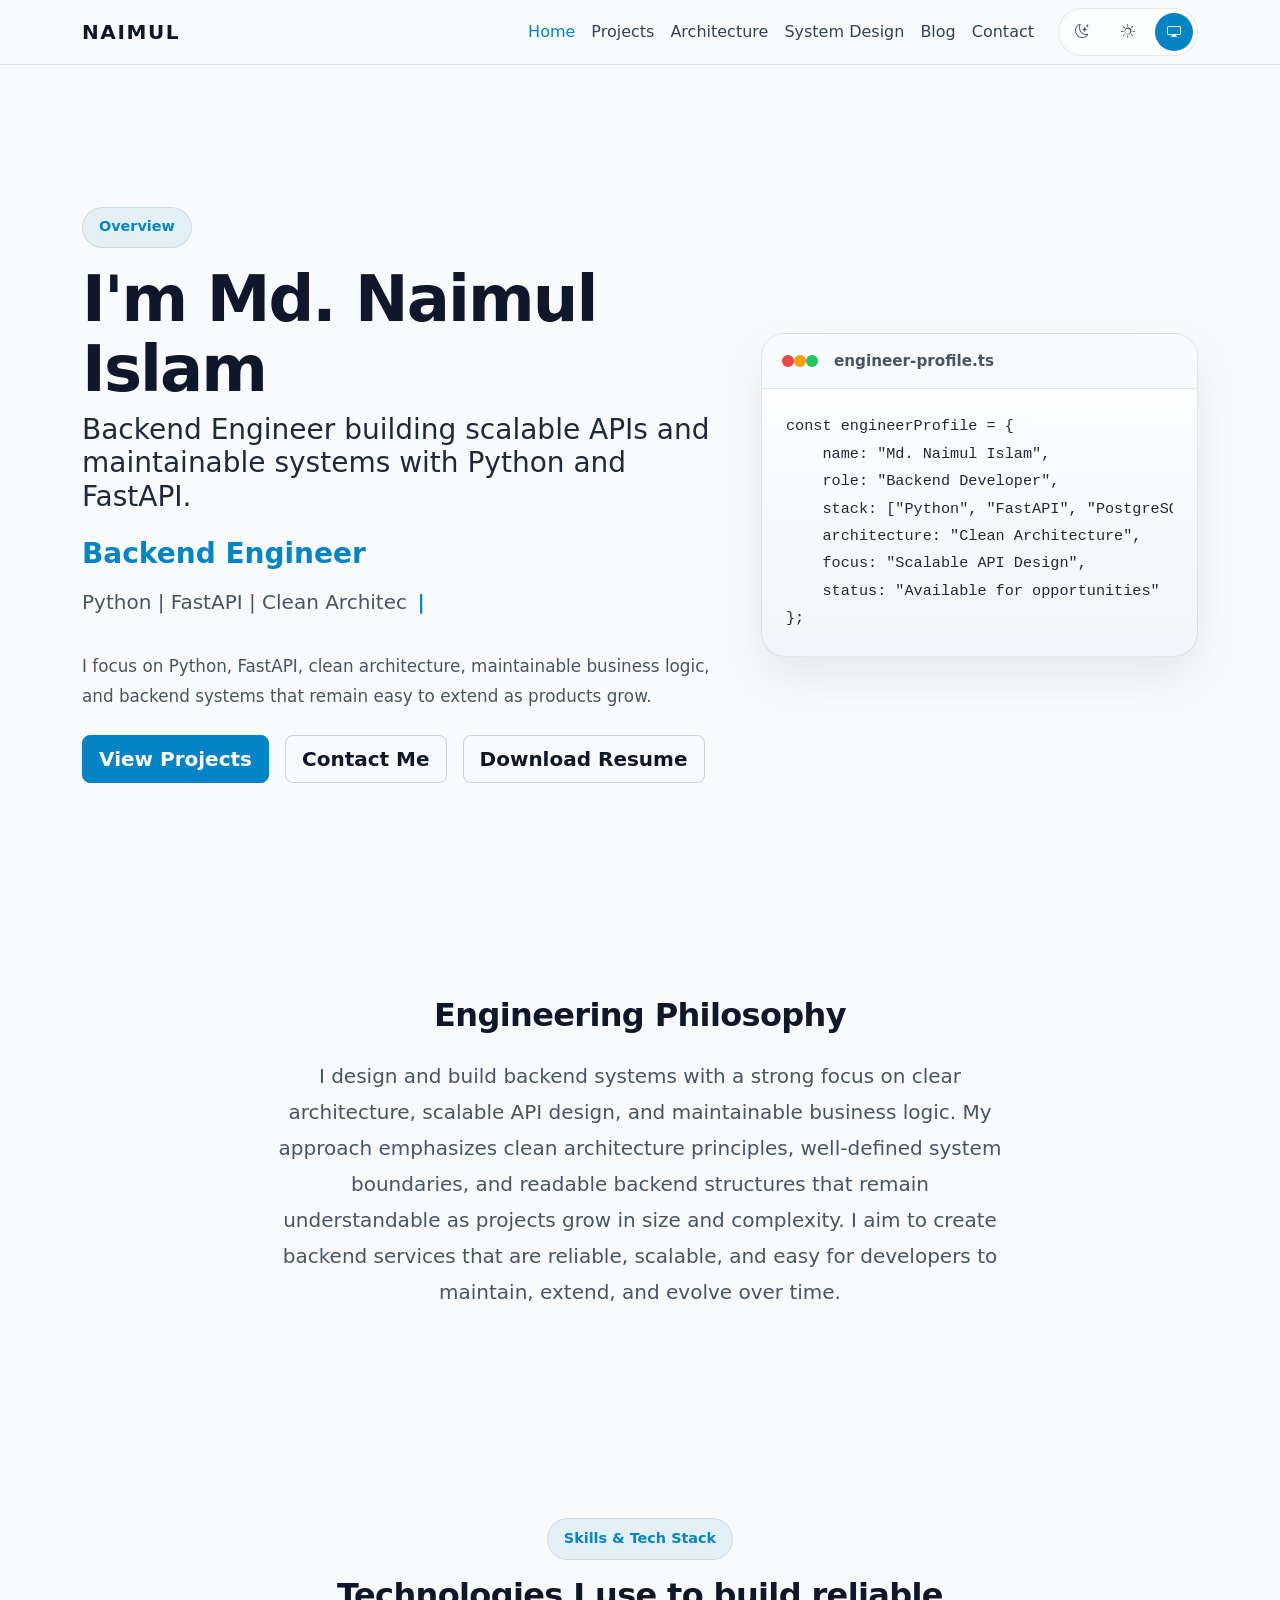
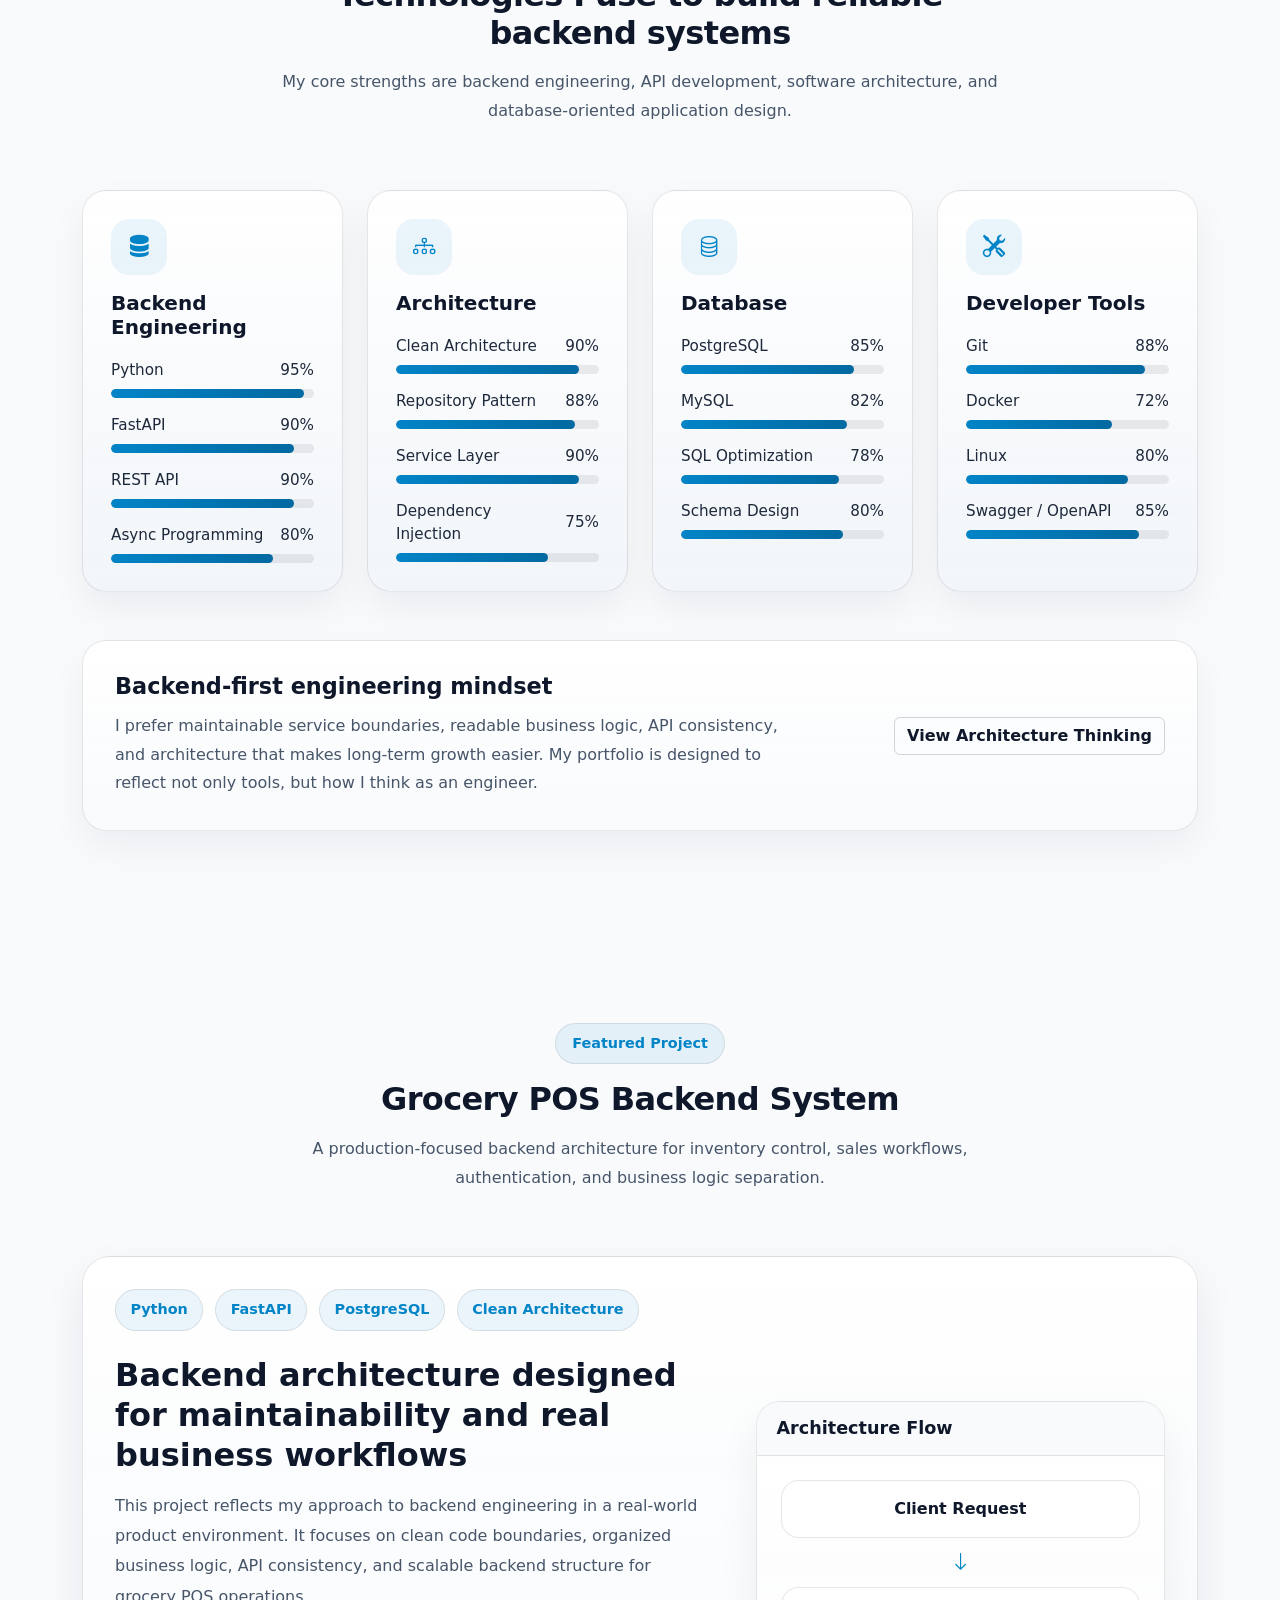
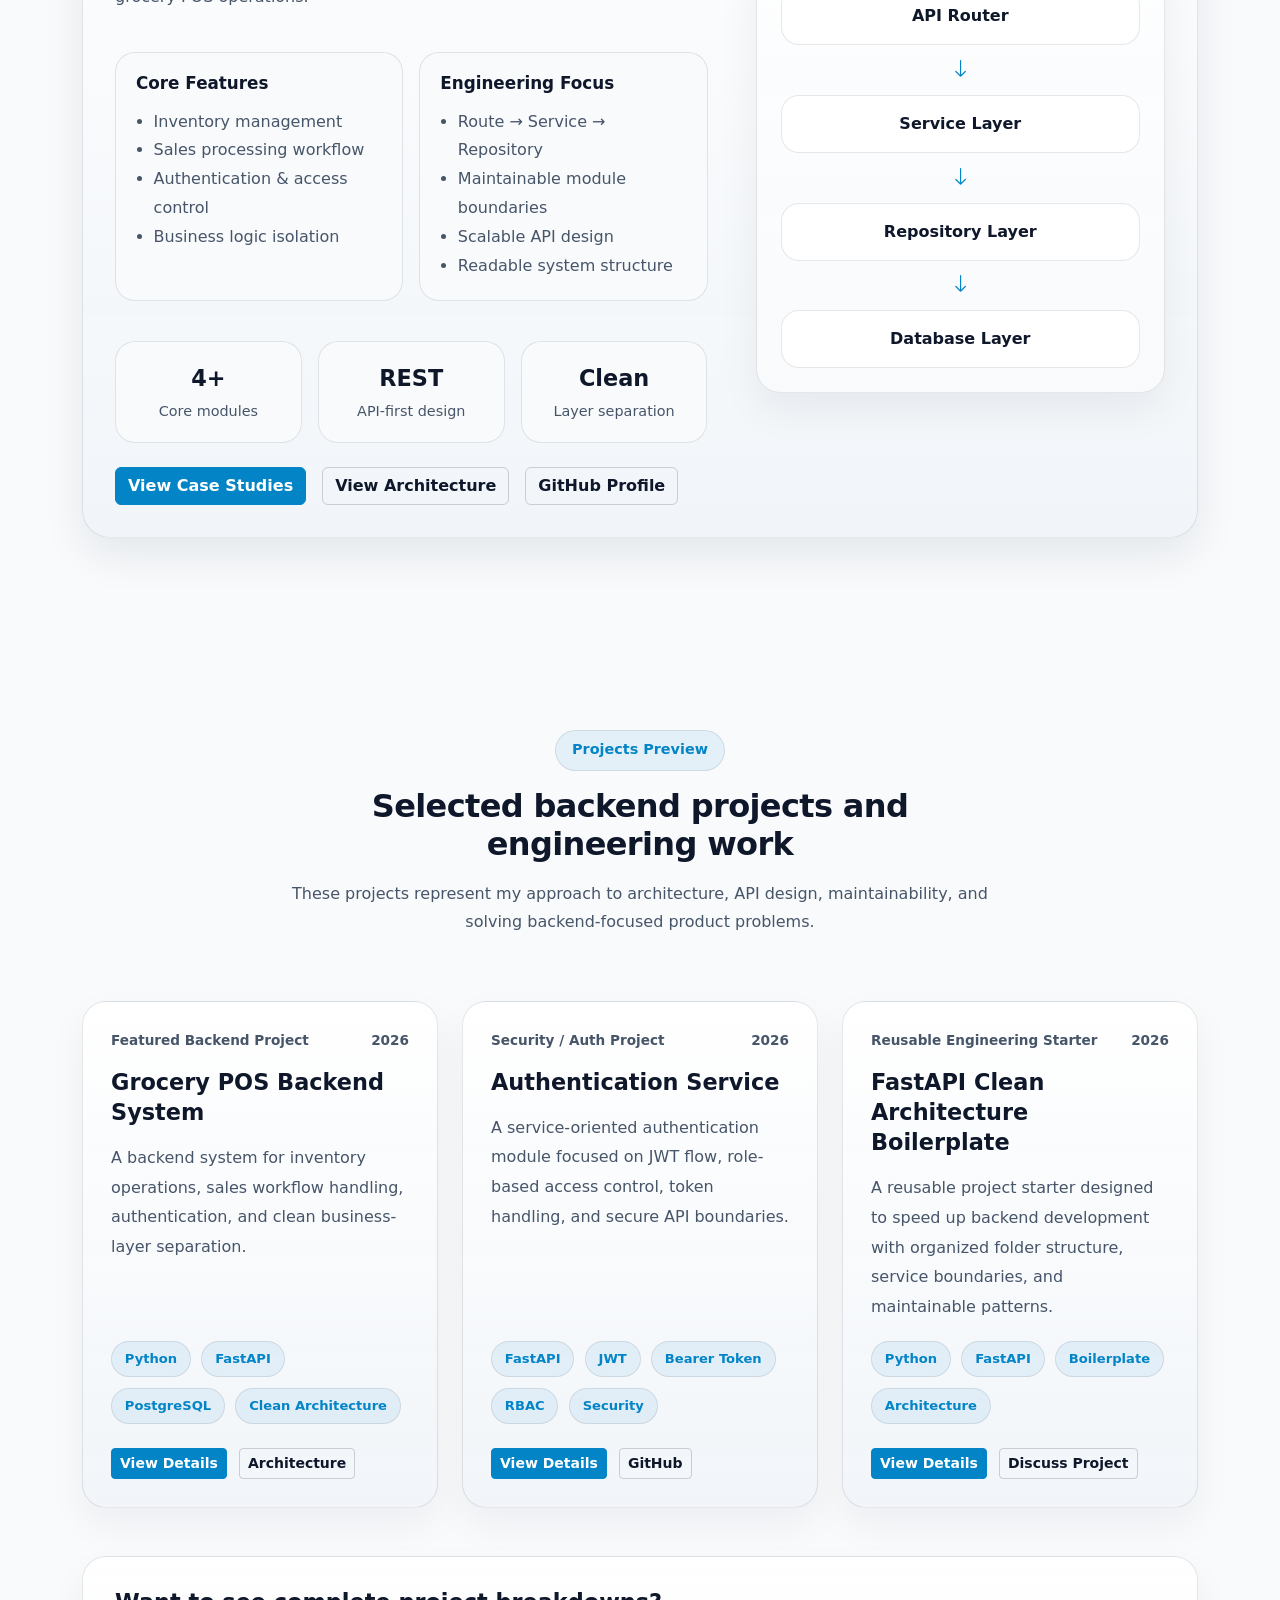
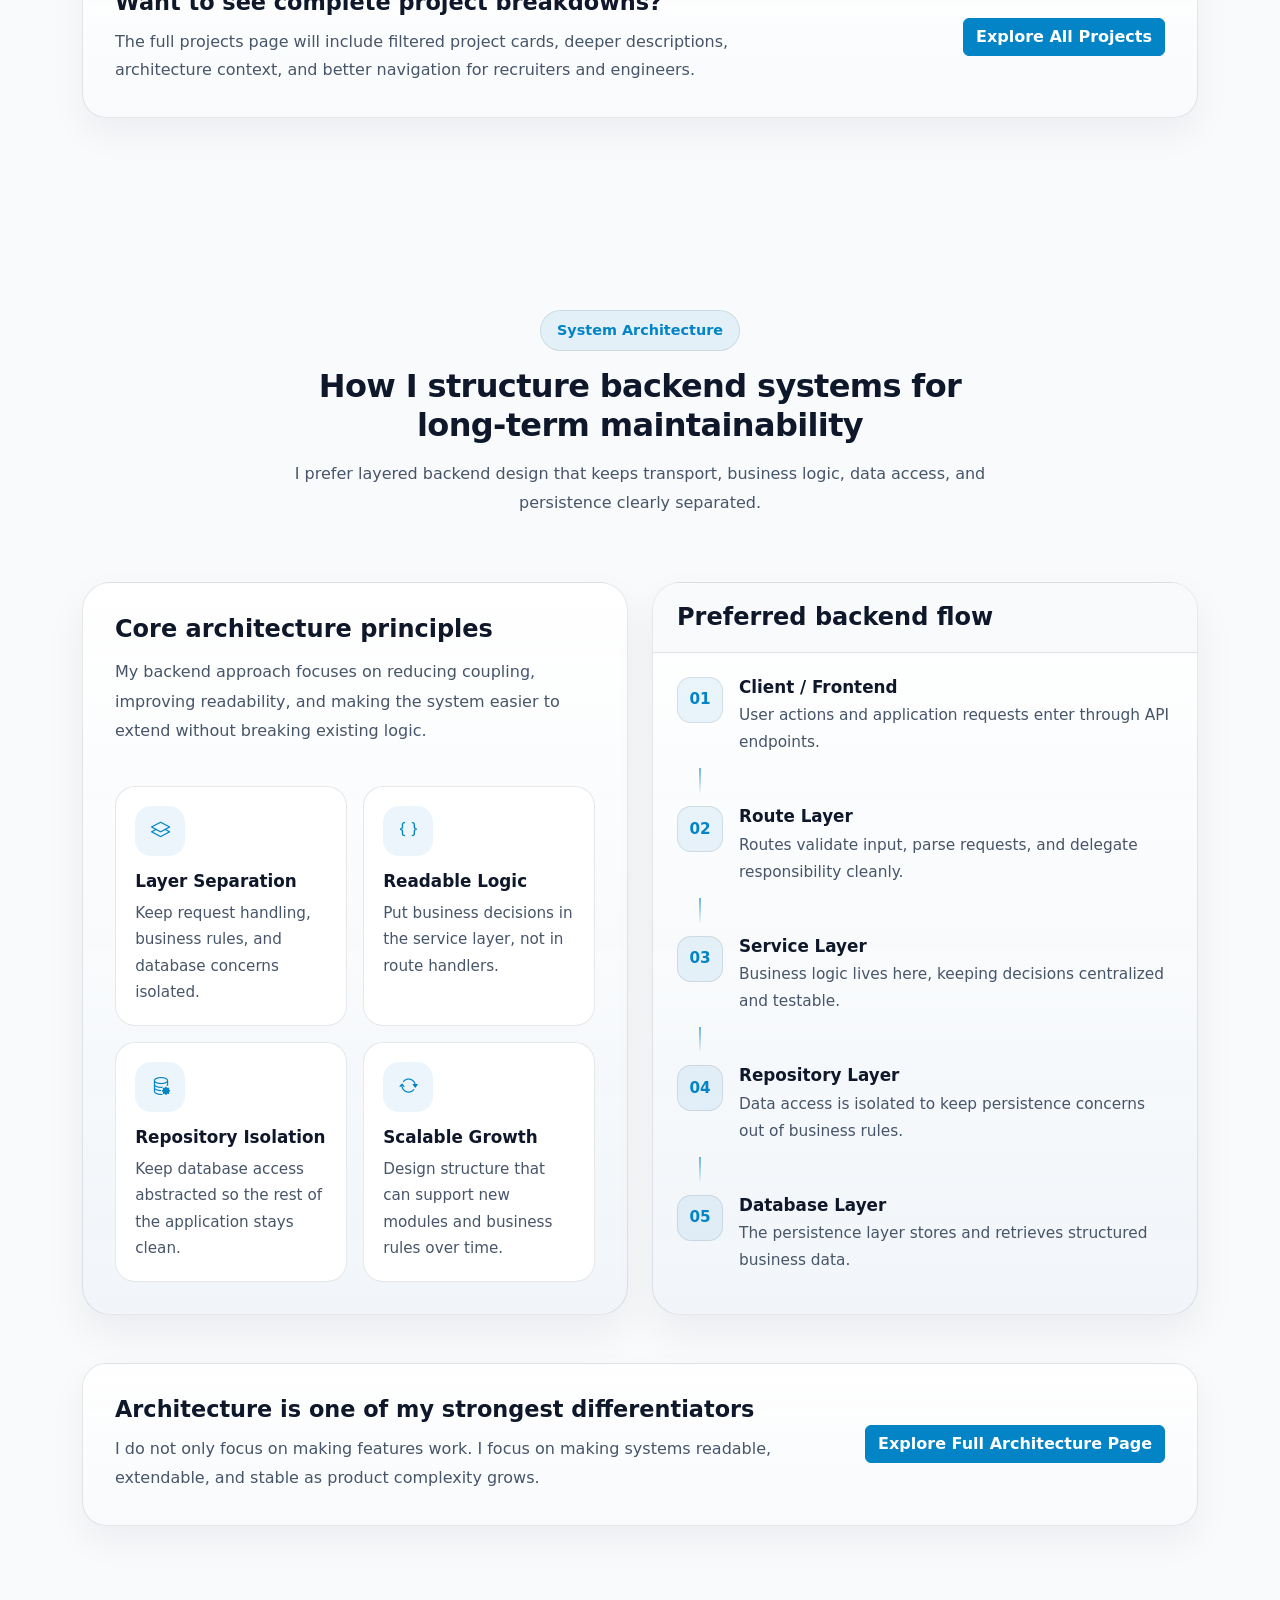
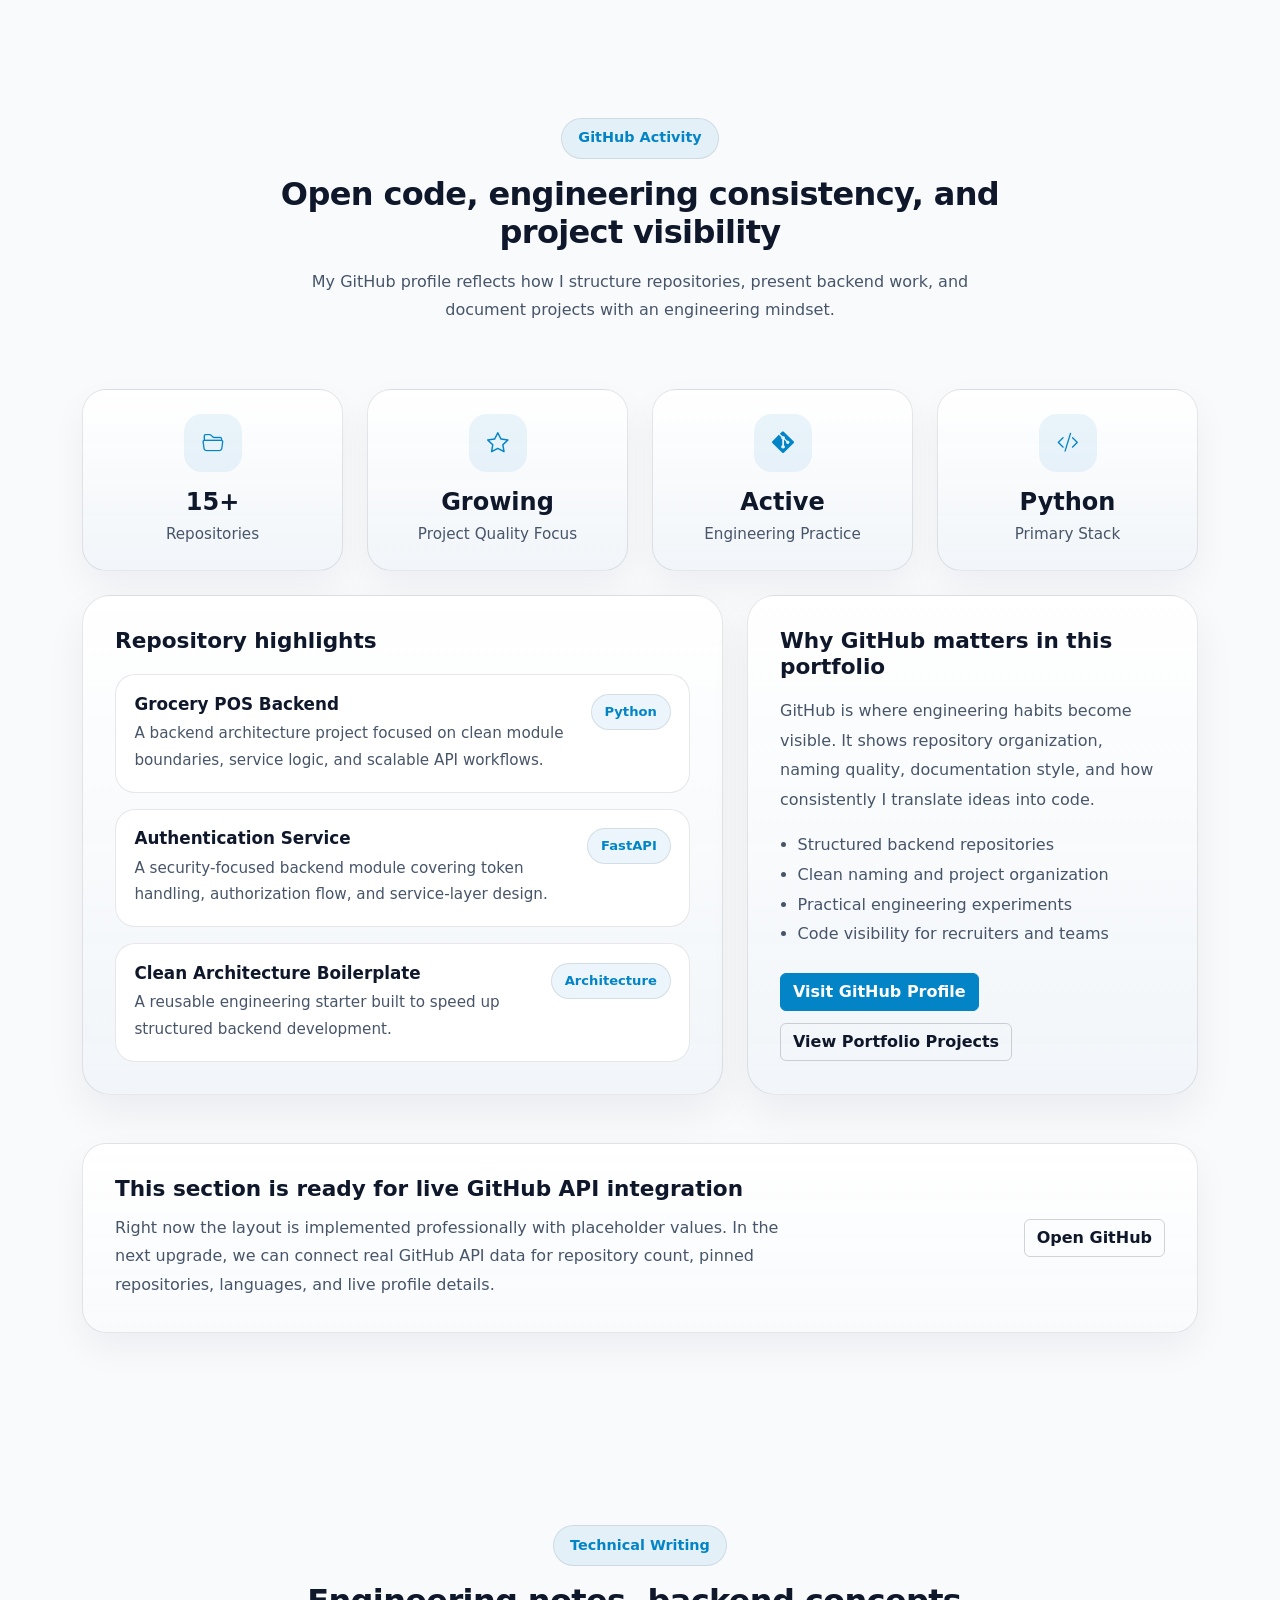
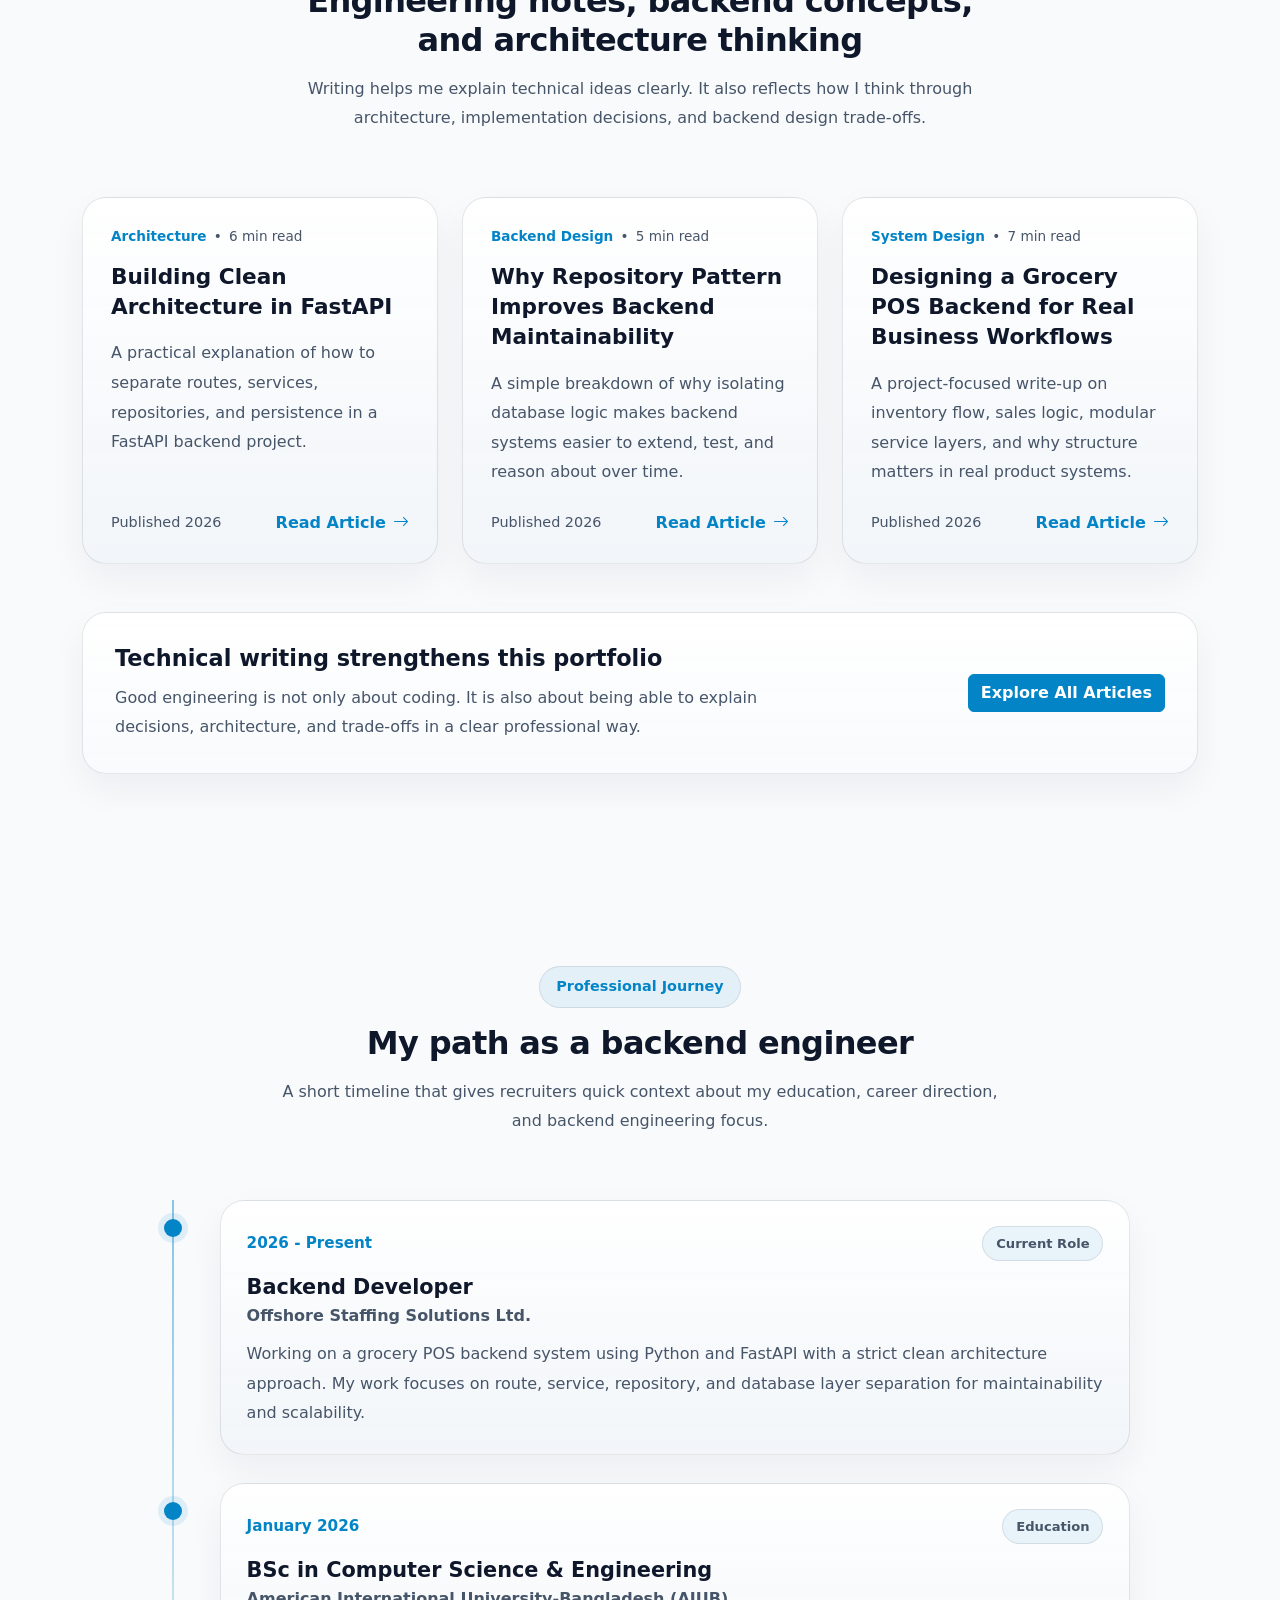
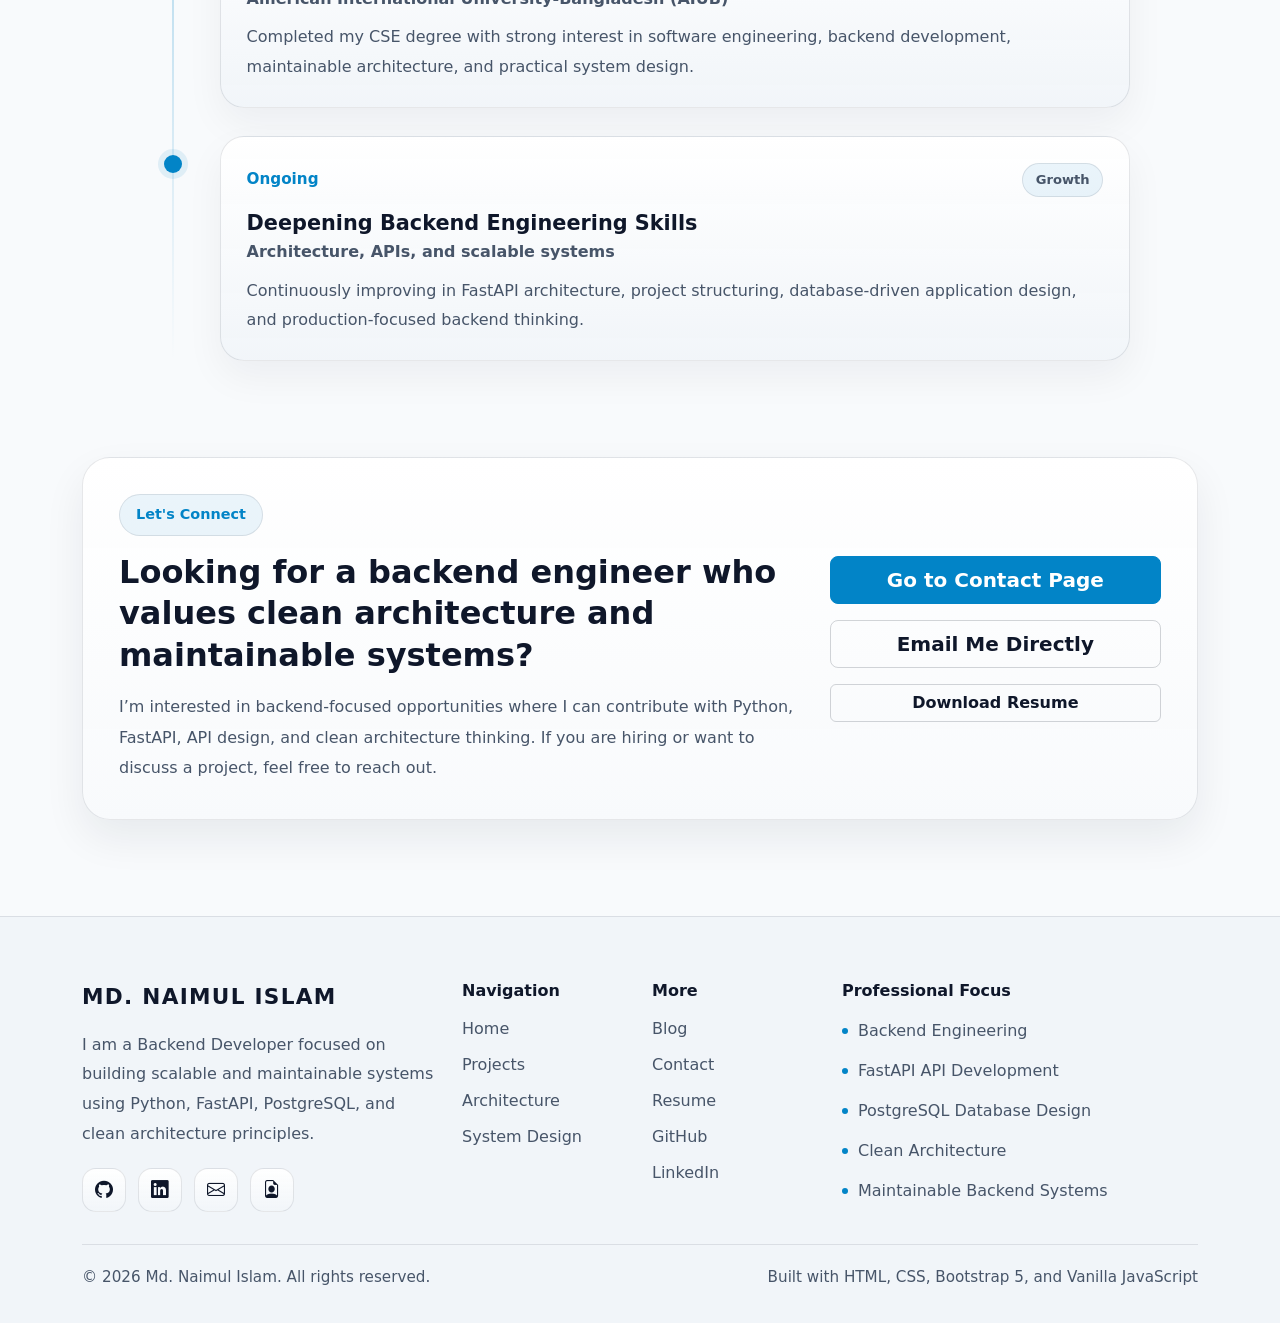
<file: index.html>
<!DOCTYPE html>
<html lang="en" data-theme="dark">

<head>
    <!--
        =========================================================
        Portfolio: Md. Naimul Islam
        Page     : Home
        Stack    : HTML + Bootstrap 5 + Vanilla JavaScript
        Purpose  : Professional backend engineer portfolio
        =========================================================
    -->

    <meta charset="UTF-8">
    <meta name="viewport" content="width=device-width, initial-scale=1.0">
    <meta name="description"
        content="Md. Naimul Islam Backend Engineer Portfolio. Python, FastAPI, Clean Architecture, scalable backend systems.">

    <title>Md. Naimul Islam | Backend Engineer</title>

    <!-- Bootstrap CSS -->
    <link href="https://cdn.jsdelivr.net/npm/bootstrap@5.3.2/dist/css/bootstrap.min.css" rel="stylesheet">

    <!-- Bootstrap Icons -->
    <link rel="stylesheet" href="https://cdn.jsdelivr.net/npm/bootstrap-icons@1.11.1/font/bootstrap-icons.css">

    <!-- Shared Styles -->
    <link rel="stylesheet" href="css/main.css">

    <!-- Theme Styles -->
    <link rel="stylesheet" href="css/theme-dark.css">
    <link rel="stylesheet" href="css/theme-light.css">
</head>

<body>


    <!-- Back to Top Button -->
    <button id="backToTopBtn" class="back-to-top-btn" aria-label="Back to top">
        <i class="bi bi-arrow-up"></i>
    </button>
    <!-- ======================================
         NAVBAR
         ====================================== -->
    <nav class="navbar navbar-expand-lg fixed-top custom-navbar">
        <div class="container">
            <a class="navbar-brand fw-bold brand-logo" href="index.html">NAIMUL</a>

            <button class="navbar-toggler custom-toggler" type="button" data-bs-toggle="collapse"
                data-bs-target="#navbarMenu" aria-controls="navbarMenu" aria-expanded="false"
                aria-label="Toggle navigation">
                <span class="navbar-toggler-icon"></span>
            </button>

            <div class="collapse navbar-collapse" id="navbarMenu">
                <ul class="navbar-nav ms-auto align-items-lg-center">
                    <li class="nav-item">
                        <a class="nav-link active" href="index.html">Home</a>
                    </li>

                    <li class="nav-item">
                        <a class="nav-link" href="projects.html">Projects</a>
                    </li>

                    <li class="nav-item">
                        <a class="nav-link" href="architecture.html">Architecture</a>
                    </li>

                    <li class="nav-item">
                        <a class="nav-link" href="system-design.html">System Design</a>
                    </li>

                    <li class="nav-item">
                        <a class="nav-link" href="blog.html">Blog</a>
                    </li>

                    <li class="nav-item">
                        <a class="nav-link" href="contact.html">Contact</a>
                    </li>

                    <!-- Theme Selector -->
                    <li class="nav-item ms-lg-3 mt-3 mt-lg-0">
                        <div class="theme-switcher d-flex align-items-center gap-2">
                            <button class="btn btn-sm theme-btn" data-theme-value="dark" title="Dark mode"
                                aria-label="Switch to dark mode">
                                <i class="bi bi-moon-stars"></i>
                            </button>

                            <button class="btn btn-sm theme-btn" data-theme-value="light" title="Light mode"
                                aria-label="Switch to light mode">
                                <i class="bi bi-sun"></i>
                            </button>

                            <button class="btn btn-sm theme-btn" data-theme-value="system" title="System theme"
                                aria-label="Use system theme">
                                <i class="bi bi-display"></i>
                            </button>
                        </div>
                    </li>
                </ul>
            </div>
        </div>
    </nav>

    <!-- ======================================
         HERO SECTION
         ====================================== -->
    <section class="hero-section d-flex align-items-center">
        <div class="container">
            <div class="row align-items-center g-5">
                <div class="col-lg-7">
                    <span class="section-badge mb-3 d-inline-block">Overview</span>
                    <h1 class="display-3 fw-bold hero-title">
                        I'm Md. Naimul Islam
                    </h1>

                    <h3 class="hero-tech mt-1">
                        Backend Engineer building scalable APIs and maintainable systems with Python and FastAPI.
                    </h3>

                    <h3 class="hero-subtitle mt-4">
                        Backend Engineer
                    </h3>

                    <p class="lead mt-3 hero-text">
                        <span id="typingText"></span>
                        <span class="typing-cursor">|</span>
                    </p>

                    <p class="hero-description mt-4">
                        I focus on Python, FastAPI, clean architecture, maintainable business logic,
                        and backend systems that remain easy to extend as products grow.
                    </p>

                    <div class="mt-4 d-flex flex-wrap gap-3">
                        <a href="projects.html" class="btn btn-accent btn-lg">
                            View Projects
                        </a>

                        <a href="contact.html" class="btn btn-outline-theme btn-lg">
                            Contact Me
                        </a>

                        <a href="resume/Md.Naimul_Islam.pdf" class="btn btn-outline-theme btn-lg">
                            Download Resume
                        </a>
                    </div>
                </div>

                <div class="col-lg-5">
                    <div class="profile-panel">
                        <div class="profile-panel-header">
                            <span class="profile-dot dot-red"></span>
                            <span class="profile-dot dot-yellow"></span>
                            <span class="profile-dot dot-green"></span>
                            <span class="profile-file-name ms-3">engineer-profile.ts</span>
                        </div>

                        <div class="profile-code-block">
<pre><code>const engineerProfile = {
    name: "Md. Naimul Islam",
    role: "Backend Developer",
    stack: ["Python", "FastAPI", "PostgreSQL"],
    architecture: "Clean Architecture",
    focus: "Scalable API Design",
    status: "Available for opportunities"
};</code></pre>
                        </div>
                    </div>
                </div>
            </div>
        </div>
    </section>

    <!-- ======================================
         ENGINEERING PHILOSOPHY
         ====================================== -->
    <section class="section-spacing">
        <div class="container">
            <div class="row justify-content-center">
                <div class="col-lg-8 text-center">
                    <h2 class="section-title mb-4">Engineering Philosophy</h2>

                    <p class="lead section-description">
                        I design and build backend systems with a strong focus on clear architecture, 
                        scalable API design, and maintainable business logic. 
                        My approach emphasizes clean architecture principles, well-defined system boundaries, 
                        and readable backend structures that remain understandable as projects grow in size and complexity. 
                        I aim to create backend services that are reliable, scalable, 
                        and easy for developers to maintain, extend, and evolve over time.
                    </p>
                </div>
            </div>
        </div>
    </section>

    <!-- ======================================
         SKILLS SECTION
         ====================================== -->
    <section class="section-spacing section-skills">
        <div class="container">
            <div class="row justify-content-center text-center mb-5">
                <div class="col-lg-8">
                    <span class="section-badge mb-3 d-inline-block">Skills & Tech Stack</span>
                    <h2 class="section-title mb-3">Technologies I use to build reliable backend systems</h2>
                    <p class="section-description">
                        My core strengths are backend engineering, API development, software architecture,
                        and database-oriented application design.
                    </p>
                </div>
            </div>

            <div class="row g-4">
                <div class="col-md-6 col-xl-3">
                    <div class="skill-card h-100">
                        <div class="skill-card-icon">
                            <i class="bi bi-server"></i>
                        </div>

                        <h3 class="skill-card-title">Backend Engineering</h3>

                        <ul class="skill-list">
                            <li>
                                <div class="skill-row">
                                    <span>Python</span>
                                    <span>95%</span>
                                </div>
                                <div class="skill-progress">
                                    <div class="skill-progress-bar" style="width: 95%;"></div>
                                </div>
                            </li>
                            <li>
                                <div class="skill-row">
                                    <span>FastAPI</span>
                                    <span>90%</span>
                                </div>
                                <div class="skill-progress">
                                    <div class="skill-progress-bar" style="width: 90%;"></div>
                                </div>
                            </li>
                            <li>
                                <div class="skill-row">
                                    <span>REST API</span>
                                    <span>90%</span>
                                </div>
                                <div class="skill-progress">
                                    <div class="skill-progress-bar" style="width: 90%;"></div>
                                </div>
                            </li>
                            <li>
                                <div class="skill-row">
                                    <span>Async Programming</span>
                                    <span>80%</span>
                                </div>
                                <div class="skill-progress">
                                    <div class="skill-progress-bar" style="width: 80%;"></div>
                                </div>
                            </li>
                        </ul>
                    </div>
                </div>

                <div class="col-md-6 col-xl-3">
                    <div class="skill-card h-100">
                        <div class="skill-card-icon">
                            <i class="bi bi-diagram-3"></i>
                        </div>

                        <h3 class="skill-card-title">Architecture</h3>

                        <ul class="skill-list">
                            <li>
                                <div class="skill-row">
                                    <span>Clean Architecture</span>
                                    <span>90%</span>
                                </div>
                                <div class="skill-progress">
                                    <div class="skill-progress-bar" style="width: 90%;"></div>
                                </div>
                            </li>
                            <li>
                                <div class="skill-row">
                                    <span>Repository Pattern</span>
                                    <span>88%</span>
                                </div>
                                <div class="skill-progress">
                                    <div class="skill-progress-bar" style="width: 88%;"></div>
                                </div>
                            </li>
                            <li>
                                <div class="skill-row">
                                    <span>Service Layer</span>
                                    <span>90%</span>
                                </div>
                                <div class="skill-progress">
                                    <div class="skill-progress-bar" style="width: 90%;"></div>
                                </div>
                            </li>
                            <li>
                                <div class="skill-row">
                                    <span>Dependency Injection</span>
                                    <span>75%</span>
                                </div>
                                <div class="skill-progress">
                                    <div class="skill-progress-bar" style="width: 75%;"></div>
                                </div>
                            </li>
                        </ul>
                    </div>
                </div>

                <div class="col-md-6 col-xl-3">
                    <div class="skill-card h-100">
                        <div class="skill-card-icon">
                            <i class="bi bi-database"></i>
                        </div>

                        <h3 class="skill-card-title">Database</h3>

                        <ul class="skill-list">
                            <li>
                                <div class="skill-row">
                                    <span>PostgreSQL</span>
                                    <span>85%</span>
                                </div>
                                <div class="skill-progress">
                                    <div class="skill-progress-bar" style="width: 85%;"></div>
                                </div>
                            </li>
                            <li>
                                <div class="skill-row">
                                    <span>MySQL</span>
                                    <span>82%</span>
                                </div>
                                <div class="skill-progress">
                                    <div class="skill-progress-bar" style="width: 82%;"></div>
                                </div>
                            </li>
                            <li>
                                <div class="skill-row">
                                    <span>SQL Optimization</span>
                                    <span>78%</span>
                                </div>
                                <div class="skill-progress">
                                    <div class="skill-progress-bar" style="width: 78%;"></div>
                                </div>
                            </li>
                            <li>
                                <div class="skill-row">
                                    <span>Schema Design</span>
                                    <span>80%</span>
                                </div>
                                <div class="skill-progress">
                                    <div class="skill-progress-bar" style="width: 80%;"></div>
                                </div>
                            </li>
                        </ul>
                    </div>
                </div>

                <div class="col-md-6 col-xl-3">
                    <div class="skill-card h-100">
                        <div class="skill-card-icon">
                            <i class="bi bi-tools"></i>
                        </div>

                        <h3 class="skill-card-title">Developer Tools</h3>

                        <ul class="skill-list">
                            <li>
                                <div class="skill-row">
                                    <span>Git</span>
                                    <span>88%</span>
                                </div>
                                <div class="skill-progress">
                                    <div class="skill-progress-bar" style="width: 88%;"></div>
                                </div>
                            </li>
                            <li>
                                <div class="skill-row">
                                    <span>Docker</span>
                                    <span>72%</span>
                                </div>
                                <div class="skill-progress">
                                    <div class="skill-progress-bar" style="width: 72%;"></div>
                                </div>
                            </li>
                            <li>
                                <div class="skill-row">
                                    <span>Linux</span>
                                    <span>80%</span>
                                </div>
                                <div class="skill-progress">
                                    <div class="skill-progress-bar" style="width: 80%;"></div>
                                </div>
                            </li>
                            <li>
                                <div class="skill-row">
                                    <span>Swagger / OpenAPI</span>
                                    <span>85%</span>
                                </div>
                                <div class="skill-progress">
                                    <div class="skill-progress-bar" style="width: 85%;"></div>
                                </div>
                            </li>
                        </ul>
                    </div>
                </div>
            </div>

            <div class="row mt-5">
                <div class="col-12">
                    <div class="skills-summary-box">
                        <div class="row g-4 align-items-center">
                            <div class="col-lg-8">
                                <h3 class="skills-summary-title">Backend-first engineering mindset</h3>
                                <p class="skills-summary-text mb-0">
                                    I prefer maintainable service boundaries, readable business logic,
                                    API consistency, and architecture that makes long-term growth easier.
                                    My portfolio is designed to reflect not only tools, but how I think as an engineer.
                                </p>
                            </div>

                            <div class="col-lg-4 text-lg-end">
                                <a href="architecture.html" class="btn btn-outline-theme">
                                    View Architecture Thinking
                                </a>
                            </div>
                        </div>
                    </div>
                </div>
            </div>
        </div>
    </section>

    <!-- ======================================
         FEATURED PROJECT SECTION
         ====================================== -->
    <section class="section-spacing section-featured-project">
        <div class="container">
            <div class="row justify-content-center text-center mb-5">
                <div class="col-lg-8">
                    <span class="section-badge mb-3 d-inline-block">Featured Project</span>
                    <h2 class="section-title mb-3">Grocery POS Backend System</h2>
                    <p class="section-description">
                        A production-focused backend architecture for inventory control, sales workflows,
                        authentication, and business logic separation.
                    </p>
                </div>
            </div>

            <div class="featured-project-card">
                <div class="row g-5 align-items-center">
                    <div class="col-lg-7">
                        <div class="featured-project-content">
                            <div class="project-meta-list mb-4">
                                <span class="project-tech-badge">Python</span>
                                <span class="project-tech-badge">FastAPI</span>
                                <span class="project-tech-badge">PostgreSQL</span>
                                <span class="project-tech-badge">Clean Architecture</span>
                            </div>

                            <h3 class="featured-project-title">
                                Backend architecture designed for maintainability and real business workflows
                            </h3>

                            <p class="featured-project-text mt-3">
                                This project reflects my approach to backend engineering in a real-world product environment.
                                It focuses on clean code boundaries, organized business logic, API consistency,
                                and scalable backend structure for grocery POS operations.
                            </p>

                            <div class="row g-3 mt-4">
                                <div class="col-sm-6">
                                    <div class="project-info-box">
                                        <h4 class="project-info-title">Core Features</h4>
                                        <ul class="project-info-list">
                                            <li>Inventory management</li>
                                            <li>Sales processing workflow</li>
                                            <li>Authentication & access control</li>
                                            <li>Business logic isolation</li>
                                        </ul>
                                    </div>
                                </div>

                                <div class="col-sm-6">
                                    <div class="project-info-box">
                                        <h4 class="project-info-title">Engineering Focus</h4>
                                        <ul class="project-info-list">
                                            <li>Route → Service → Repository</li>
                                            <li>Maintainable module boundaries</li>
                                            <li>Scalable API design</li>
                                            <li>Readable system structure</li>
                                        </ul>
                                    </div>
                                </div>
                            </div>

                            <div class="row g-3 mt-4">
                                <div class="col-sm-4">
                                    <div class="project-stat-box">
                                        <span class="project-stat-number">4+</span>
                                        <span class="project-stat-label">Core modules</span>
                                    </div>
                                </div>

                                <div class="col-sm-4">
                                    <div class="project-stat-box">
                                        <span class="project-stat-number">REST</span>
                                        <span class="project-stat-label">API-first design</span>
                                    </div>
                                </div>

                                <div class="col-sm-4">
                                    <div class="project-stat-box">
                                        <span class="project-stat-number">Clean</span>
                                        <span class="project-stat-label">Layer separation</span>
                                    </div>
                                </div>
                            </div>

                            <div class="mt-4 d-flex flex-wrap gap-3">
                                <a href="projects.html" class="btn btn-accent">
                                    View Case Studies
                                </a>

                                <a href="architecture.html" class="btn btn-outline-theme">
                                    View Architecture
                                </a>

                                <a href="https://github.com/mdnaimul16" target="_blank" rel="noopener noreferrer"
                                    class="btn btn-outline-theme">
                                    GitHub Profile
                                </a>
                            </div>
                        </div>
                    </div>

                    <div class="col-lg-5">
                        <div class="architecture-flow-card">
                            <div class="architecture-flow-header">
                                <h4 class="architecture-flow-title mb-0">Architecture Flow</h4>
                            </div>

                            <div class="architecture-flow-body">
                                <div class="flow-step">Client Request</div>
                                <div class="flow-arrow"><i class="bi bi-arrow-down"></i></div>

                                <div class="flow-step">API Router</div>
                                <div class="flow-arrow"><i class="bi bi-arrow-down"></i></div>

                                <div class="flow-step">Service Layer</div>
                                <div class="flow-arrow"><i class="bi bi-arrow-down"></i></div>

                                <div class="flow-step">Repository Layer</div>
                                <div class="flow-arrow"><i class="bi bi-arrow-down"></i></div>

                                <div class="flow-step">Database Layer</div>
                            </div>
                        </div>
                    </div>
                </div>
            </div>
        </div>
    </section>

    <!-- ======================================
         PROJECTS PREVIEW SECTION
         ====================================== -->
    <section class="section-spacing section-projects-preview">
        <div class="container">
            <div class="row justify-content-center text-center mb-5">
                <div class="col-lg-8">
                    <span class="section-badge mb-3 d-inline-block">Projects Preview</span>
                    <h2 class="section-title mb-3">Selected backend projects and engineering work</h2>
                    <p class="section-description">
                        These projects represent my approach to architecture, API design, maintainability,
                        and solving backend-focused product problems.
                    </p>
                </div>
            </div>

            <div class="row g-4">
                <div class="col-md-6 col-xl-4">
                    <article class="project-preview-card h-100">
                        <div class="project-preview-top">
                            <span class="project-preview-type">Featured Backend Project</span>
                            <span class="project-preview-year">2026</span>
                        </div>

                        <h3 class="project-preview-title">Grocery POS Backend System</h3>

                        <p class="project-preview-text">
                            A backend system for inventory operations, sales workflow handling,
                            authentication, and clean business-layer separation.
                        </p>

                        <div class="project-preview-tags">
                            <span class="project-preview-tag">Python</span>
                            <span class="project-preview-tag">FastAPI</span>
                            <span class="project-preview-tag">PostgreSQL</span>
                            <span class="project-preview-tag">Clean Architecture</span>
                        </div>

                        <div class="project-preview-footer">
                            <a href="projects.html" class="btn btn-accent btn-sm">View Details</a>
                            <a href="architecture.html" class="btn btn-outline-theme btn-sm">Architecture</a>
                        </div>
                    </article>
                </div>

                <div class="col-md-6 col-xl-4">
                    <article class="project-preview-card h-100">
                        <div class="project-preview-top">
                            <span class="project-preview-type">Security / Auth Project</span>
                            <span class="project-preview-year">2026</span>
                        </div>

                        <h3 class="project-preview-title">Authentication Service</h3>

                        <p class="project-preview-text">
                            A service-oriented authentication module focused on JWT flow,
                            role-based access control, token handling, and secure API boundaries.
                        </p>

                        <div class="project-preview-tags">
                            <span class="project-preview-tag">FastAPI</span>
                            <span class="project-preview-tag">JWT</span>
                            <span class="project-preview-tag">Bearer Token</span>
                            <span class="project-preview-tag">RBAC</span>
                            <span class="project-preview-tag">Security</span>
                        </div>

                        <div class="project-preview-footer">
                            <a href="projects.html" class="btn btn-accent btn-sm">View Details</a>
                            <a href="https://github.com/mdnaimul16" target="_blank" rel="noopener noreferrer"
                                class="btn btn-outline-theme btn-sm">GitHub</a>
                        </div>
                    </article>
                </div>

                <div class="col-md-6 col-xl-4">
                    <article class="project-preview-card h-100">
                        <div class="project-preview-top">
                            <span class="project-preview-type">Reusable Engineering Starter</span>
                            <span class="project-preview-year">2026</span>
                        </div>

                        <h3 class="project-preview-title">FastAPI Clean Architecture Boilerplate</h3>

                        <p class="project-preview-text">
                            A reusable project starter designed to speed up backend development with
                            organized folder structure, service boundaries, and maintainable patterns.
                        </p>

                        <div class="project-preview-tags">
                            <span class="project-preview-tag">Python</span>
                            <span class="project-preview-tag">FastAPI</span>
                            <span class="project-preview-tag">Boilerplate</span>
                            <span class="project-preview-tag">Architecture</span>
                        </div>

                        <div class="project-preview-footer">
                            <a href="projects.html" class="btn btn-accent btn-sm">View Details</a>
                            <a href="contact.html" class="btn btn-outline-theme btn-sm">Discuss Project</a>
                        </div>
                    </article>
                </div>
            </div>

            <div class="row mt-5">
                <div class="col-12">
                    <div class="projects-preview-cta">
                        <div class="row g-4 align-items-center">
                            <div class="col-lg-8">
                                <h3 class="projects-preview-cta-title">Want to see complete project breakdowns?</h3>
                                <p class="projects-preview-cta-text mb-0">
                                    The full projects page will include filtered project cards, deeper descriptions,
                                    architecture context, and better navigation for recruiters and engineers.
                                </p>
                            </div>

                            <div class="col-lg-4 text-lg-end">
                                <a href="projects.html" class="btn btn-accent">
                                    Explore All Projects
                                </a>
                            </div>
                        </div>
                    </div>
                </div>
            </div>
        </div>
    </section>

    <!-- ======================================
         SYSTEM ARCHITECTURE SECTION
         ====================================== -->
    <section class="section-spacing section-system-architecture">
        <div class="container">
            <div class="row justify-content-center text-center mb-5">
                <div class="col-lg-8">
                    <span class="section-badge mb-3 d-inline-block">System Architecture</span>
                    <h2 class="section-title mb-3">How I structure backend systems for long-term maintainability</h2>
                    <p class="section-description">
                        I prefer layered backend design that keeps transport, business logic,
                        data access, and persistence clearly separated.
                    </p>
                </div>
            </div>

            <div class="row g-4 align-items-stretch">
                <div class="col-lg-6">
                    <div class="architecture-principles-card h-100">
                        <h3 class="architecture-block-title">Core architecture principles</h3>
                        <p class="architecture-block-text">
                            My backend approach focuses on reducing coupling, improving readability,
                            and making the system easier to extend without breaking existing logic.
                        </p>

                        <div class="row g-3 mt-2">
                            <div class="col-sm-6">
                                <div class="architecture-principle-box">
                                    <div class="architecture-principle-icon">
                                        <i class="bi bi-layers"></i>
                                    </div>
                                    <h4 class="architecture-principle-title">Layer Separation</h4>
                                    <p class="architecture-principle-text">
                                        Keep request handling, business rules, and database concerns isolated.
                                    </p>
                                </div>
                            </div>

                            <div class="col-sm-6">
                                <div class="architecture-principle-box">
                                    <div class="architecture-principle-icon">
                                        <i class="bi bi-braces"></i>
                                    </div>
                                    <h4 class="architecture-principle-title">Readable Logic</h4>
                                    <p class="architecture-principle-text">
                                        Put business decisions in the service layer, not in route handlers.
                                    </p>
                                </div>
                            </div>

                            <div class="col-sm-6">
                                <div class="architecture-principle-box">
                                    <div class="architecture-principle-icon">
                                        <i class="bi bi-database-gear"></i>
                                    </div>
                                    <h4 class="architecture-principle-title">Repository Isolation</h4>
                                    <p class="architecture-principle-text">
                                        Keep database access abstracted so the rest of the application stays clean.
                                    </p>
                                </div>
                            </div>

                            <div class="col-sm-6">
                                <div class="architecture-principle-box">
                                    <div class="architecture-principle-icon">
                                        <i class="bi bi-arrow-repeat"></i>
                                    </div>
                                    <h4 class="architecture-principle-title">Scalable Growth</h4>
                                    <p class="architecture-principle-text">
                                        Design structure that can support new modules and business rules over time.
                                    </p>
                                </div>
                            </div>
                        </div>
                    </div>
                </div>

                <div class="col-lg-6">
                    <div class="system-architecture-card h-100">
                        <div class="system-architecture-header">
                            <h3 class="architecture-block-title mb-0">Preferred backend flow</h3>
                        </div>

                        <div class="system-architecture-body">
                            <div class="system-flow-step">
                                <span class="system-flow-index">01</span>
                                <div class="system-flow-content">
                                    <h4>Client / Frontend</h4>
                                    <p>User actions and application requests enter through API endpoints.</p>
                                </div>
                            </div>

                            <div class="system-flow-connector"></div>

                            <div class="system-flow-step">
                                <span class="system-flow-index">02</span>
                                <div class="system-flow-content">
                                    <h4>Route Layer</h4>
                                    <p>Routes validate input, parse requests, and delegate responsibility cleanly.</p>
                                </div>
                            </div>

                            <div class="system-flow-connector"></div>

                            <div class="system-flow-step">
                                <span class="system-flow-index">03</span>
                                <div class="system-flow-content">
                                    <h4>Service Layer</h4>
                                    <p>Business logic lives here, keeping decisions centralized and testable.</p>
                                </div>
                            </div>

                            <div class="system-flow-connector"></div>

                            <div class="system-flow-step">
                                <span class="system-flow-index">04</span>
                                <div class="system-flow-content">
                                    <h4>Repository Layer</h4>
                                    <p>Data access is isolated to keep persistence concerns out of business rules.</p>
                                </div>
                            </div>

                            <div class="system-flow-connector"></div>

                            <div class="system-flow-step">
                                <span class="system-flow-index">05</span>
                                <div class="system-flow-content">
                                    <h4>Database Layer</h4>
                                    <p>The persistence layer stores and retrieves structured business data.</p>
                                </div>
                            </div>
                        </div>
                    </div>
                </div>
            </div>

            <div class="row mt-5">
                <div class="col-12">
                    <div class="architecture-cta-box">
                        <div class="row g-4 align-items-center">
                            <div class="col-lg-8">
                                <h3 class="architecture-cta-title">Architecture is one of my strongest differentiators</h3>
                                <p class="architecture-cta-text mb-0">
                                    I do not only focus on making features work. I focus on making systems readable,
                                    extendable, and stable as product complexity grows.
                                </p>
                            </div>

                            <div class="col-lg-4 text-lg-end">
                                <a href="architecture.html" class="btn btn-accent">
                                    Explore Full Architecture Page
                                </a>
                            </div>
                        </div>
                    </div>
                </div>
            </div>
        </div>
    </section>

    <!-- ======================================
         GITHUB ACTIVITY SECTION
         ====================================== -->
    <section class="section-spacing section-github-activity">
        <div class="container">
            <div class="row justify-content-center text-center mb-5">
                <div class="col-lg-8">
                    <span class="section-badge mb-3 d-inline-block">GitHub Activity</span>
                    <h2 class="section-title mb-3">Open code, engineering consistency, and project visibility</h2>
                    <p class="section-description">
                        My GitHub profile reflects how I structure repositories, present backend work,
                        and document projects with an engineering mindset.
                    </p>
                </div>
            </div>

            <div class="row g-4 mb-4">
                <div class="col-sm-6 col-xl-3">
                    <div class="github-stat-card h-100">
                        <div class="github-stat-icon">
                            <i class="bi bi-folder2-open"></i>
                        </div>
                        <span class="github-stat-number" id="githubReposCount">15+</span>
                        <span class="github-stat-label">Repositories</span>
                    </div>
                </div>

                <div class="col-sm-6 col-xl-3">
                    <div class="github-stat-card h-100">
                        <div class="github-stat-icon">
                            <i class="bi bi-star"></i>
                        </div>
                        <span class="github-stat-number" id="githubStarsCount">Growing</span>
                        <span class="github-stat-label">Project Quality Focus</span>
                    </div>
                </div>

                <div class="col-sm-6 col-xl-3">
                    <div class="github-stat-card h-100">
                        <div class="github-stat-icon">
                            <i class="bi bi-git"></i>
                        </div>
                        <span class="github-stat-number" id="githubActivityLevel">Active</span>
                        <span class="github-stat-label">Engineering Practice</span>
                    </div>
                </div>

                <div class="col-sm-6 col-xl-3">
                    <div class="github-stat-card h-100">
                        <div class="github-stat-icon">
                            <i class="bi bi-code-slash"></i>
                        </div>
                        <span class="github-stat-number" id="githubPrimaryStack">Python</span>
                        <span class="github-stat-label">Primary Stack</span>
                    </div>
                </div>
            </div>

            <div class="row g-4 align-items-stretch">
                <div class="col-lg-7">
                    <div class="github-repositories-card h-100">
                        <div class="github-card-header">
                            <h3 class="github-card-title mb-0">Repository highlights</h3>
                        </div>

                        <div class="github-card-body">
                            <div class="repo-highlight-item">
                                <div class="repo-highlight-main">
                                    <h4>Grocery POS Backend</h4>
                                    <p>
                                        A backend architecture project focused on clean module boundaries,
                                        service logic, and scalable API workflows.
                                    </p>
                                </div>
                                <span class="repo-language-badge">Python</span>
                            </div>

                            <div class="repo-highlight-item">
                                <div class="repo-highlight-main">
                                    <h4>Authentication Service</h4>
                                    <p>
                                        A security-focused backend module covering token handling,
                                        authorization flow, and service-layer design.
                                    </p>
                                </div>
                                <span class="repo-language-badge">FastAPI</span>
                            </div>

                            <div class="repo-highlight-item">
                                <div class="repo-highlight-main">
                                    <h4>Clean Architecture Boilerplate</h4>
                                    <p>
                                        A reusable engineering starter built to speed up structured backend development.
                                    </p>
                                </div>
                                <span class="repo-language-badge">Architecture</span>
                            </div>
                        </div>
                    </div>
                </div>

                <div class="col-lg-5">
                    <div class="github-summary-card h-100">
                        <h3 class="github-card-title">Why GitHub matters in this portfolio</h3>

                        <p class="github-summary-text">
                            GitHub is where engineering habits become visible. It shows repository organization,
                            naming quality, documentation style, and how consistently I translate ideas into code.
                        </p>

                        <ul class="github-summary-list">
                            <li>Structured backend repositories</li>
                            <li>Clean naming and project organization</li>
                            <li>Practical engineering experiments</li>
                            <li>Code visibility for recruiters and teams</li>
                        </ul>

                        <div class="github-summary-actions">
                            <a href="https://github.com/mdnaimul16" target="_blank" rel="noopener noreferrer"
                                class="btn btn-accent">
                                Visit GitHub Profile
                            </a>

                            <a href="projects.html" class="btn btn-outline-theme">
                                View Portfolio Projects
                            </a>
                        </div>
                    </div>
                </div>
            </div>

            <div class="row mt-5">
                <div class="col-12">
                    <div class="github-contribution-box">
                        <div class="row g-4 align-items-center">
                            <div class="col-lg-8">
                                <h3 class="github-contribution-title">This section is ready for live GitHub API integration</h3>
                                <p class="github-contribution-text mb-0">
                                    Right now the layout is implemented professionally with placeholder values.
                                    In the next upgrade, we can connect real GitHub API data for repository count,
                                    pinned repositories, languages, and live profile details.
                                </p>
                            </div>

                            <div class="col-lg-4 text-lg-end">
                                <a href="https://github.com/mdnaimul16" target="_blank" rel="noopener noreferrer"
                                    class="btn btn-outline-theme">
                                    Open GitHub
                                </a>
                            </div>
                        </div>
                    </div>
                </div>
            </div>
        </div>
    </section>

    <!-- ======================================
         BLOG PREVIEW SECTION
         ====================================== -->
    <section class="section-spacing section-blog-preview">
        <div class="container">
            <div class="row justify-content-center text-center mb-5">
                <div class="col-lg-8">
                    <span class="section-badge mb-3 d-inline-block">Technical Writing</span>
                    <h2 class="section-title mb-3">Engineering notes, backend concepts, and architecture thinking</h2>
                    <p class="section-description">
                        Writing helps me explain technical ideas clearly. It also reflects how I think through
                        architecture, implementation decisions, and backend design trade-offs.
                    </p>
                </div>
            </div>

            <div class="row g-4">
                <div class="col-md-6 col-xl-4">
                    <article class="blog-preview-card h-100">
                        <div class="blog-preview-meta">
                            <span class="blog-preview-category">Architecture</span>
                            <span class="blog-preview-separator">•</span>
                            <span class="blog-preview-readtime">6 min read</span>
                        </div>

                        <h3 class="blog-preview-title">
                            Building Clean Architecture in FastAPI
                        </h3>

                        <p class="blog-preview-text">
                            A practical explanation of how to separate routes, services, repositories,
                            and persistence in a FastAPI backend project.
                        </p>

                        <div class="blog-preview-footer">
                            <span class="blog-preview-date">Published 2026</span>
                            <a href="blog.html" class="blog-preview-link">
                                Read Article <i class="bi bi-arrow-right"></i>
                            </a>
                        </div>
                    </article>
                </div>

                <div class="col-md-6 col-xl-4">
                    <article class="blog-preview-card h-100">
                        <div class="blog-preview-meta">
                            <span class="blog-preview-category">Backend Design</span>
                            <span class="blog-preview-separator">•</span>
                            <span class="blog-preview-readtime">5 min read</span>
                        </div>

                        <h3 class="blog-preview-title">
                            Why Repository Pattern Improves Backend Maintainability
                        </h3>

                        <p class="blog-preview-text">
                            A simple breakdown of why isolating database logic makes backend systems
                            easier to extend, test, and reason about over time.
                        </p>

                        <div class="blog-preview-footer">
                            <span class="blog-preview-date">Published 2026</span>
                            <a href="blog.html" class="blog-preview-link">
                                Read Article <i class="bi bi-arrow-right"></i>
                            </a>
                        </div>
                    </article>
                </div>

                <div class="col-md-6 col-xl-4">
                    <article class="blog-preview-card h-100">
                        <div class="blog-preview-meta">
                            <span class="blog-preview-category">System Design</span>
                            <span class="blog-preview-separator">•</span>
                            <span class="blog-preview-readtime">7 min read</span>
                        </div>

                        <h3 class="blog-preview-title">
                            Designing a Grocery POS Backend for Real Business Workflows
                        </h3>

                        <p class="blog-preview-text">
                            A project-focused write-up on inventory flow, sales logic, modular service layers,
                            and why structure matters in real product systems.
                        </p>

                        <div class="blog-preview-footer">
                            <span class="blog-preview-date">Published 2026</span>
                            <a href="blog.html" class="blog-preview-link">
                                Read Article <i class="bi bi-arrow-right"></i>
                            </a>
                        </div>
                    </article>
                </div>
            </div>

            <div class="row mt-5">
                <div class="col-12">
                    <div class="blog-preview-cta-box">
                        <div class="row g-4 align-items-center">
                            <div class="col-lg-8">
                                <h3 class="blog-preview-cta-title">Technical writing strengthens this portfolio</h3>
                                <p class="blog-preview-cta-text mb-0">
                                    Good engineering is not only about coding. It is also about being able to
                                    explain decisions, architecture, and trade-offs in a clear professional way.
                                </p>
                            </div>

                            <div class="col-lg-4 text-lg-end">
                                <a href="blog.html" class="btn btn-accent">
                                    Explore All Articles
                                </a>
                            </div>
                        </div>
                    </div>
                </div>
            </div>
        </div>
    </section>

    <!-- ======================================
         TIMELINE SECTION
         ====================================== -->
    <section class="section-spacing section-timeline">
        <div class="container">
            <div class="row justify-content-center text-center mb-5">
                <div class="col-lg-8">
                    <span class="section-badge mb-3 d-inline-block">Professional Journey</span>
                    <h2 class="section-title mb-3">My path as a backend engineer</h2>
                    <p class="section-description">
                        A short timeline that gives recruiters quick context about my education,
                        career direction, and backend engineering focus.
                    </p>
                </div>
            </div>

            <div class="timeline-wrapper">
                <!-- Timeline item 1 -->
                <article class="timeline-item">
                    <div class="timeline-marker">
                        <span class="timeline-marker-dot"></span>
                    </div>

                    <div class="timeline-card">
                        <div class="timeline-top">
                            <span class="timeline-year">2026 - Present</span>
                            <span class="timeline-badge">Current Role</span>
                        </div>

                        <h3 class="timeline-title">Backend Developer</h3>
                        <h4 class="timeline-subtitle">Offshore Staffing Solutions Ltd.</h4>

                        <p class="timeline-text">
                            Working on a grocery POS backend system using Python and FastAPI with a strict
                            clean architecture approach. My work focuses on route, service, repository,
                            and database layer separation for maintainability and scalability.
                        </p>
                    </div>
                </article>

                <!-- Timeline item 2 -->
                <article class="timeline-item">
                    <div class="timeline-marker">
                        <span class="timeline-marker-dot"></span>
                    </div>

                    <div class="timeline-card">
                        <div class="timeline-top">
                            <span class="timeline-year">January 2026</span>
                            <span class="timeline-badge">Education</span>
                        </div>

                        <h3 class="timeline-title">BSc in Computer Science & Engineering</h3>
                        <h4 class="timeline-subtitle">American International University-Bangladesh (AIUB)</h4>

                        <p class="timeline-text">
                            Completed my CSE degree with strong interest in software engineering,
                            backend development, maintainable architecture, and practical system design.
                        </p>
                    </div>
                </article>

                <!-- Timeline item 3 -->
                <article class="timeline-item">
                    <div class="timeline-marker">
                        <span class="timeline-marker-dot"></span>
                    </div>

                    <div class="timeline-card">
                        <div class="timeline-top">
                            <span class="timeline-year">Ongoing</span>
                            <span class="timeline-badge">Growth</span>
                        </div>

                        <h3 class="timeline-title">Deepening Backend Engineering Skills</h3>
                        <h4 class="timeline-subtitle">Architecture, APIs, and scalable systems</h4>

                        <p class="timeline-text">
                            Continuously improving in FastAPI architecture, project structuring,
                            database-driven application design, and production-focused backend thinking.
                        </p>
                    </div>
                </article>
            </div>
        </div>
    </section>

    <!-- ======================================
         CONTACT CTA SECTION
         ====================================== -->
    <section class="section-spacing section-contact-cta">
        <div class="container">
            <div class="contact-cta-card">
                <div class="row g-4 align-items-center">
                    <div class="col-lg-8">
                        <span class="section-badge mb-3 d-inline-block">Let's Connect</span>
                        <h2 class="contact-cta-title">
                            Looking for a backend engineer who values clean architecture and maintainable systems?
                        </h2>
                        <p class="contact-cta-text mt-3 mb-0">
                            I’m interested in backend-focused opportunities where I can contribute with Python,
                            FastAPI, API design, and clean architecture thinking. If you are hiring or want
                            to discuss a project, feel free to reach out.
                        </p>
                    </div>

                    <div class="col-lg-4">
                        <div class="contact-cta-actions">
                            <a href="contact.html" class="btn btn-accent btn-lg w-100">
                                Go to Contact Page
                            </a>

                            <a href="mailto:md.naimul16@gmail.com" class="btn btn-outline-theme btn-lg w-100">
                                Email Me Directly
                            </a>

                            <a href="resume/Md.Naimul_Islam.pdf" class="btn btn-outline-theme w-100">
                                Download Resume
                            </a>
                        </div>
                    </div>
                </div>
            </div>
        </div>
    </section>

    <!-- ======================================
     FOOTER
     ====================================== -->
    <footer class="site-footer">
    <div class="container">
        <div class="footer-main">
            <div class="row g-4">

                <div class="col-lg-4">
                    <div class="footer-brand-block">

                        <a href="index.html" class="footer-brand">Md. Naimul Islam</a>

                        <p class="footer-brand-text">
                            I am a Backend Developer focused on building scalable and maintainable systems using Python, 
                            FastAPI, PostgreSQL, and clean architecture principles.
                        </p>

                        <div class="footer-social-links">

                            <!-- GitHub -->
                            <a href="https://github.com/mdnaimul404"
                               target="_blank"
                               rel="noopener noreferrer"
                               class="footer-social-link"
                               aria-label="GitHub">
                                <i class="bi bi-github"></i>
                            </a>

                            <!-- LinkedIn -->
                            <a href="https://www.linkedin.com/in/naimul404/"
                               target="_blank"
                               rel="noopener noreferrer"
                               class="footer-social-link"
                               aria-label="LinkedIn">
                                <i class="bi bi-linkedin"></i>
                            </a>

                            <!-- Email -->
                            <a href="mailto:md.naimul16@gmail.com"
                               class="footer-social-link"
                               aria-label="Email">
                                <i class="bi bi-envelope"></i>
                            </a>

                            <!-- Resume -->
                            <a href="resume/md_naimul_islam_resume.pdf"
                               target="_blank"
                               rel="noopener noreferrer"
                               class="footer-social-link"
                               aria-label="Resume">
                                <i class="bi bi-file-earmark-person"></i>
                            </a>

                        </div>
                    </div>
                </div>


                <div class="col-sm-6 col-lg-2">
                    <div class="footer-links-block">
                        <h3 class="footer-block-title">Navigation</h3>

                        <ul class="footer-links-list">
                            <li><a href="index.html">Home</a></li>
                            <li><a href="projects.html">Projects</a></li>
                            <li><a href="architecture.html">Architecture</a></li>
                            <li><a href="system-design.html">System Design</a></li>
                        </ul>
                    </div>
                </div>


                <div class="col-sm-6 col-lg-2">
                    <div class="footer-links-block">
                        <h3 class="footer-block-title">More</h3>

                        <ul class="footer-links-list">
                            <li><a href="blog.html">Blog</a></li>
                            <li><a href="contact.html">Contact</a></li>

                            <li>
                                <a href="resume/md_naimul_islam_resume.pdf"
                                   target="_blank"
                                   rel="noopener noreferrer">
                                   Resume
                                </a>
                            </li>

                            <li>
                                <a href="https://github.com/mdnaimul404"
                                   target="_blank"
                                   rel="noopener noreferrer">
                                   GitHub
                                </a>
                            </li>

                            <li>
                                <a href="https://www.linkedin.com/in/naimul404/"
                                   target="_blank"
                                   rel="noopener noreferrer">
                                   LinkedIn
                                </a>
                            </li>
                        </ul>
                    </div>
                </div>


                <div class="col-lg-4">
                    <div class="footer-contact-block">
                        <h3 class="footer-block-title">Professional Focus</h3>

                        <ul class="footer-focus-list">
                            <li>Backend Engineering</li>
                            <li>FastAPI API Development</li>
                            <li>PostgreSQL Database Design</li>
                            <li>Clean Architecture</li>
                            <li>Maintainable Backend Systems</li>
                        </ul>
                    </div>
                </div>

            </div>
        </div>


        <div class="footer-bottom">
            <div class="row g-3 align-items-center">

                <div class="col-md-6">
                    <p class="footer-copyright mb-0">
                        © 2026 Md. Naimul Islam. All rights reserved.
                    </p>
                </div>

                <div class="col-md-6 text-md-end">
                    <p class="footer-bottom-text mb-0">
                        Built with HTML, CSS, Bootstrap 5, and Vanilla JavaScript
                    </p>
                </div>

            </div>
        </div>

    </div>
</footer>

    <!-- Bootstrap JS -->
    <script src="https://cdn.jsdelivr.net/npm/bootstrap@5.3.2/dist/js/bootstrap.bundle.min.js"></script>

    <!-- Custom Scripts -->
    <script src="js/theme-switcher.js"></script>
    <script src="js/typing-effect.js"></script>
    <script src="js/main.js"></script>


    


</body>

</html>
</file>
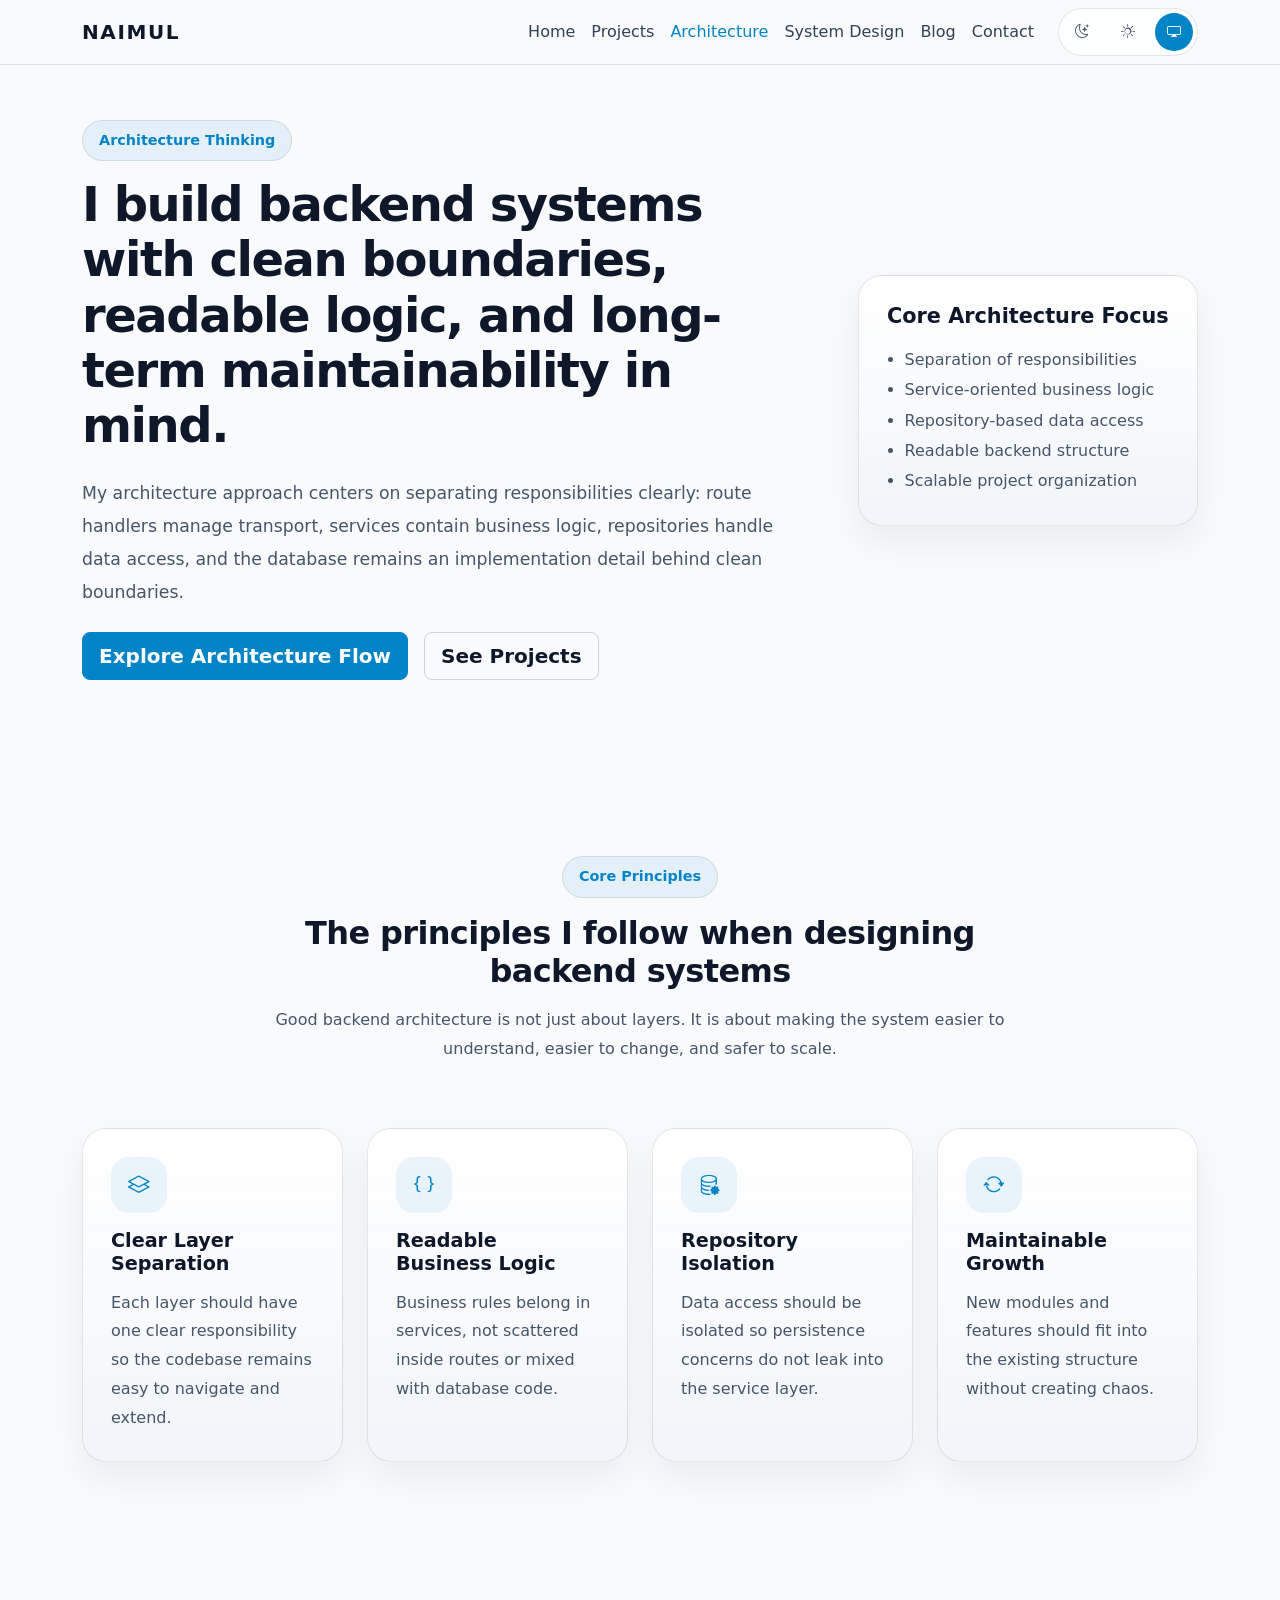
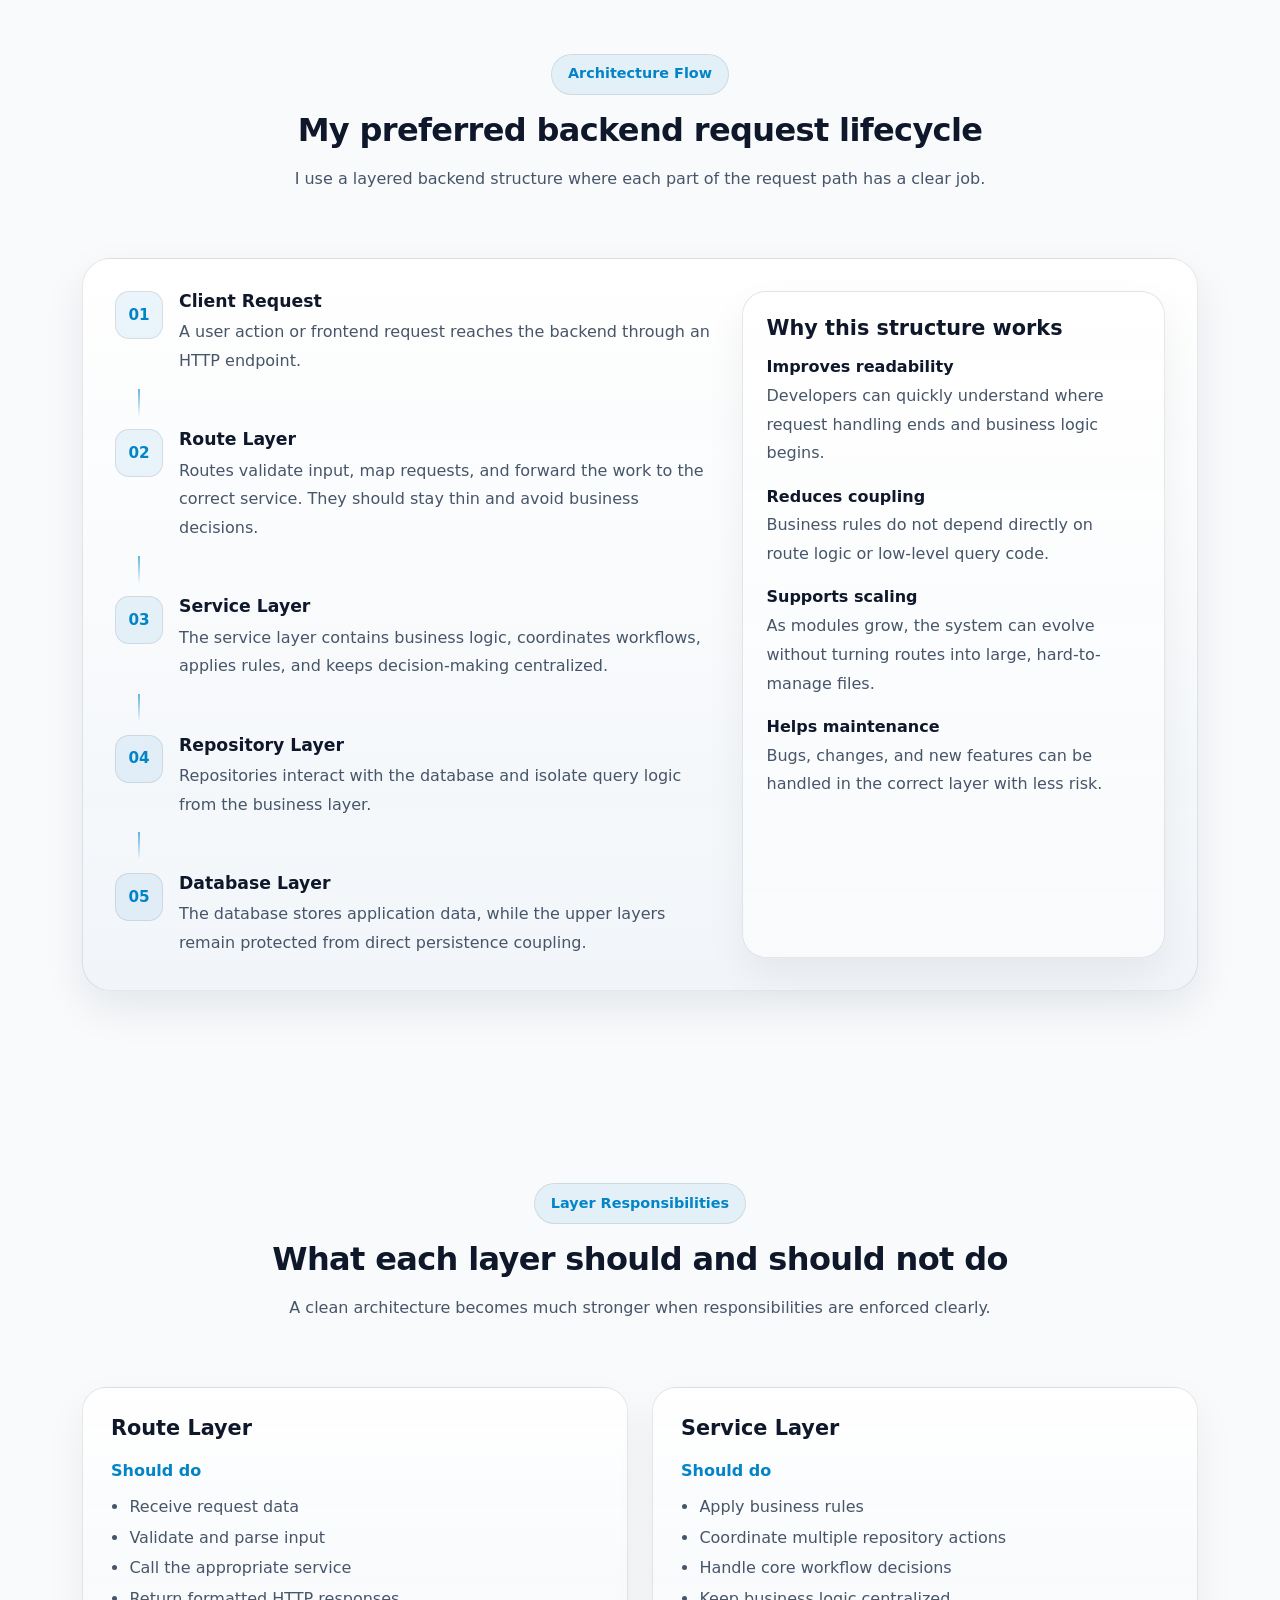
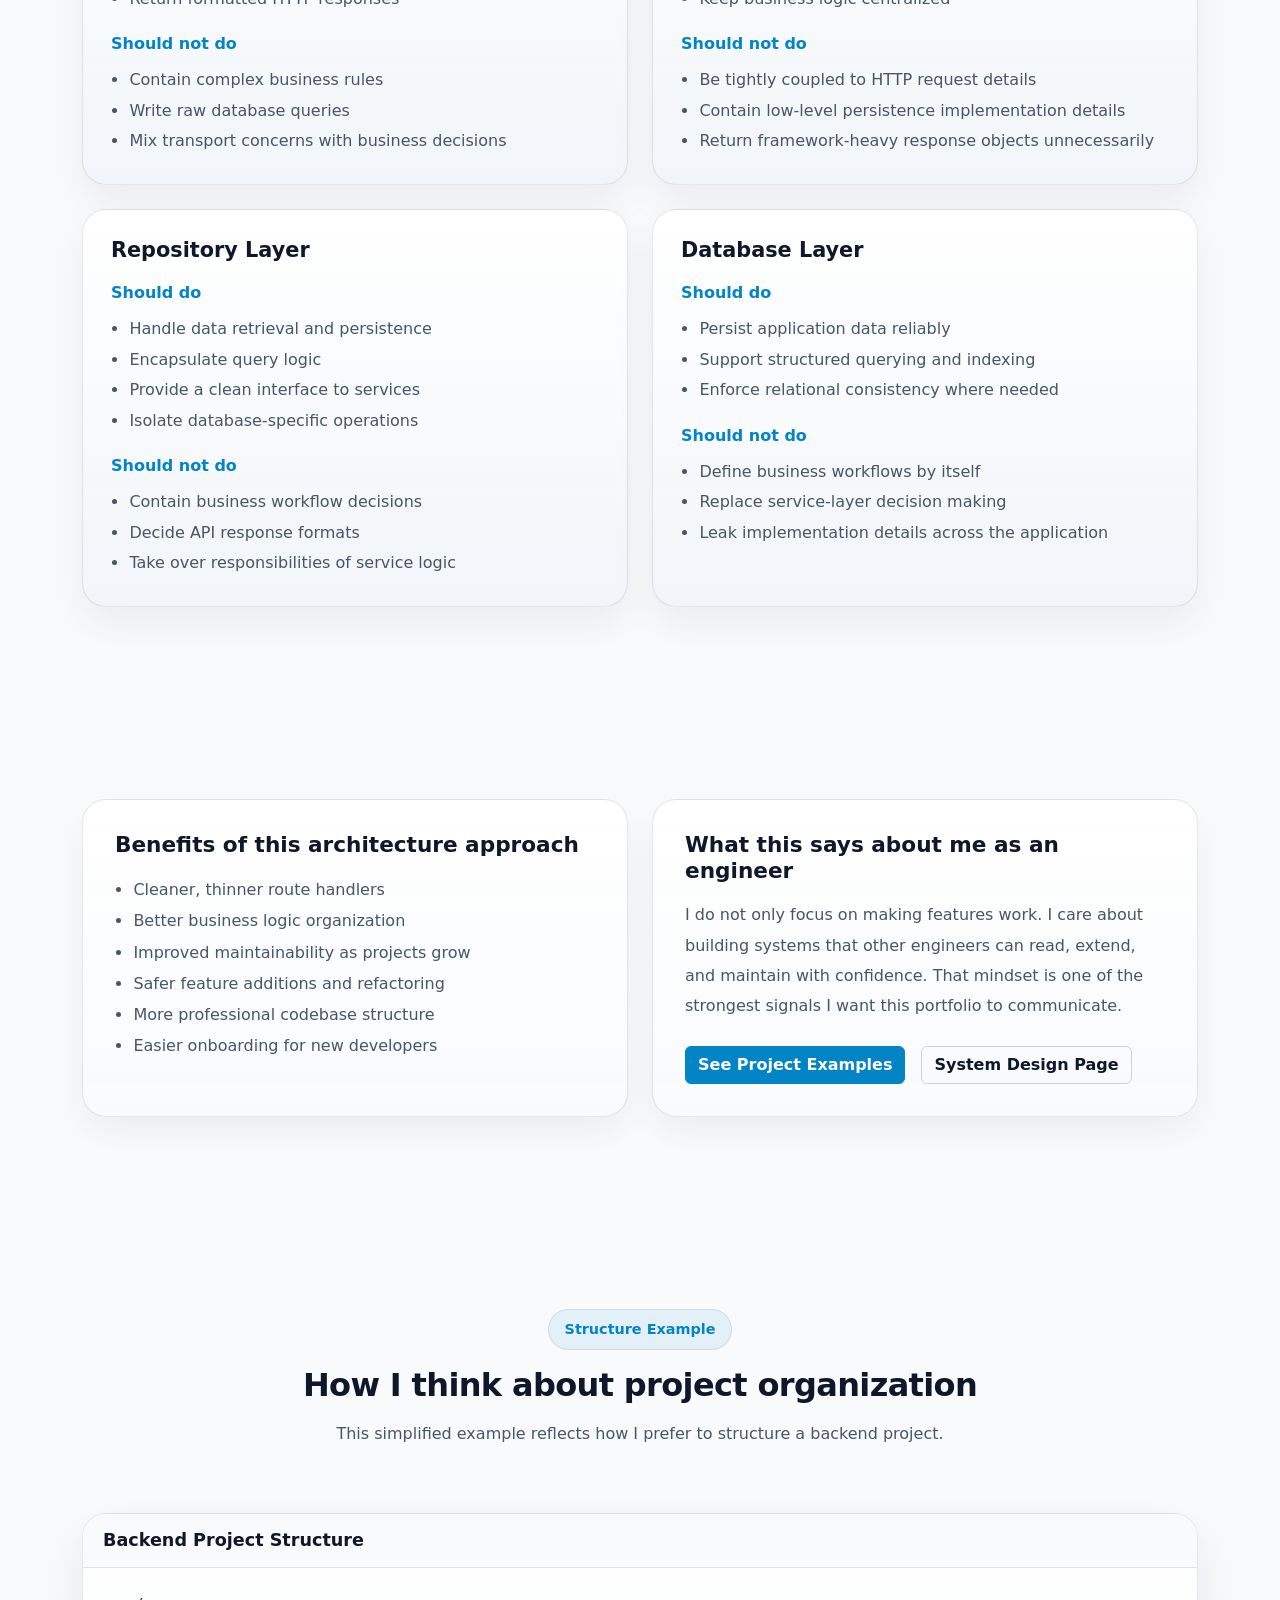
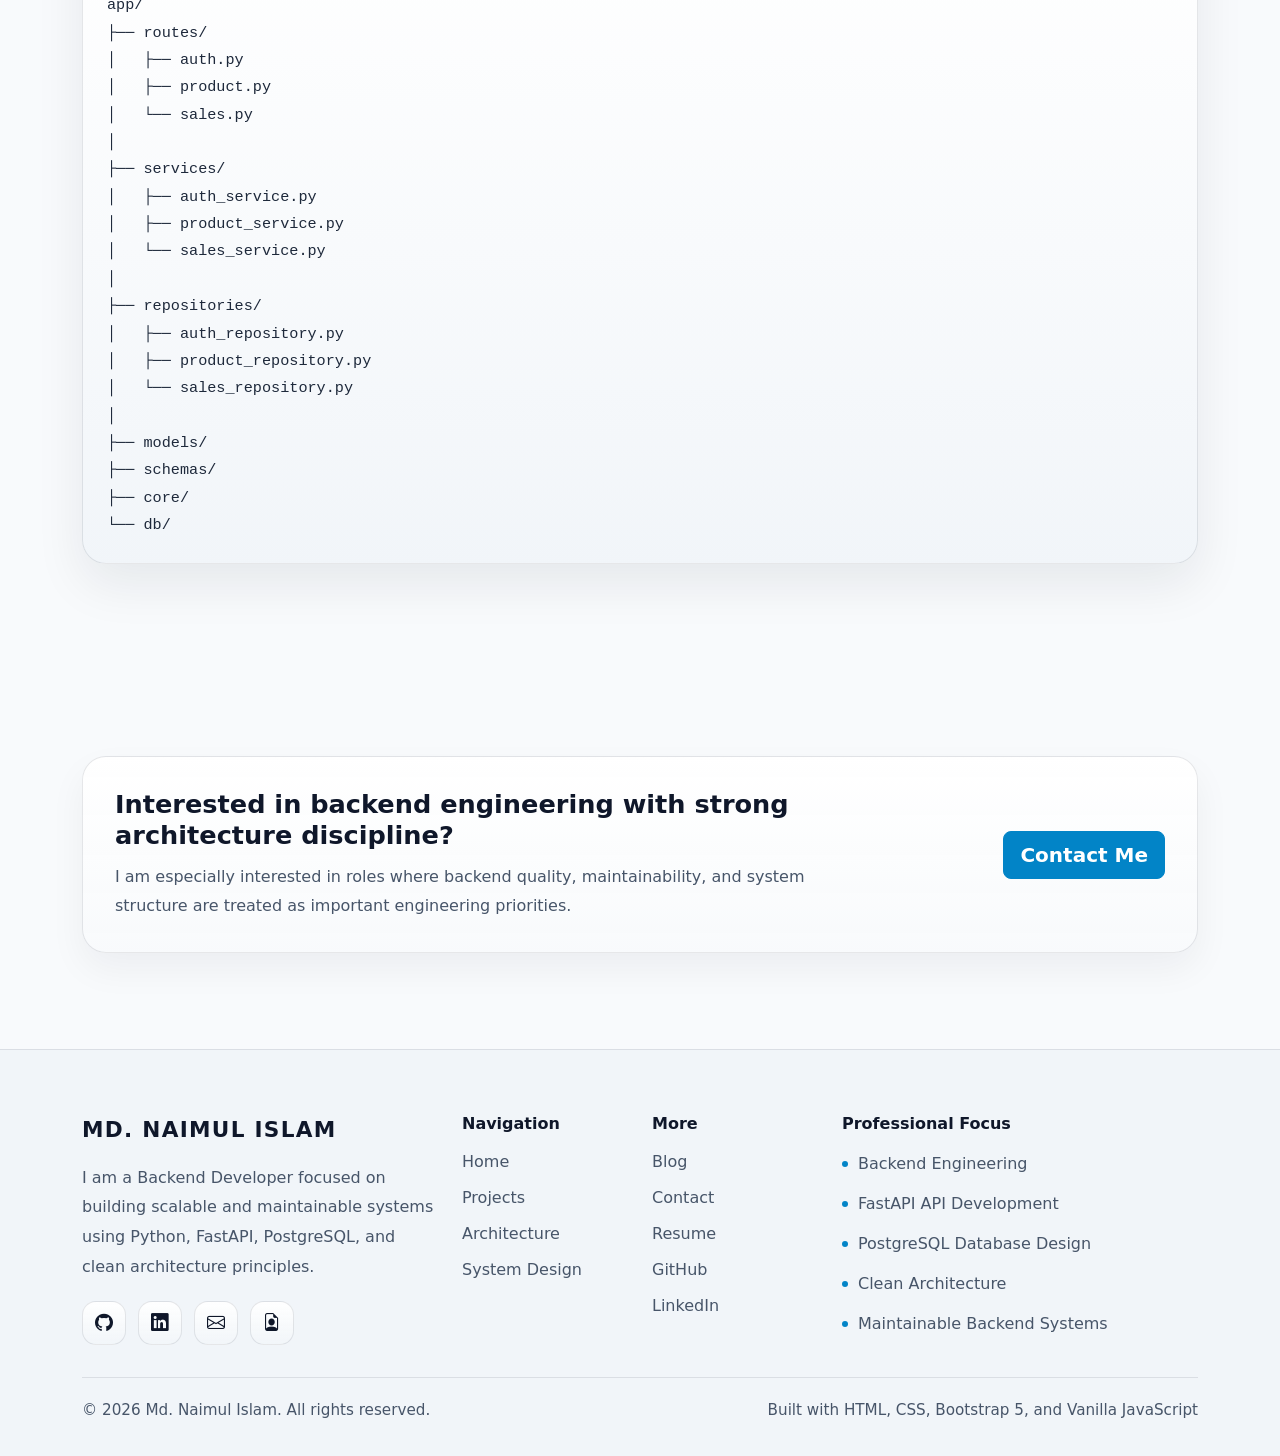
<file: architecture.html>
<!DOCTYPE html>
<html lang="en" data-theme="dark">

<head>
    <!--
        =========================================================
        Portfolio: Md. Naimul Islam
        Page     : Architecture
        Stack    : HTML + Bootstrap 5 + Vanilla JavaScript
        Purpose  : Showcase backend architecture thinking
        =========================================================
    -->

    <meta charset="UTF-8">
    <meta name="viewport" content="width=device-width, initial-scale=1.0">
    <meta name="description"
        content="Architecture page of Md. Naimul Islam. Clean Architecture, Route-Service-Repository-DB flow, backend maintainability, and scalable API thinking.">

    <title>Architecture | Md. Naimul Islam</title>

    <!-- Bootstrap CSS -->
    <link href="https://cdn.jsdelivr.net/npm/bootstrap@5.3.2/dist/css/bootstrap.min.css" rel="stylesheet">

    <!-- Bootstrap Icons -->
    <link rel="stylesheet" href="https://cdn.jsdelivr.net/npm/bootstrap-icons@1.11.1/font/bootstrap-icons.css">

    <!-- Shared Styles -->
    <link rel="stylesheet" href="css/main.css">

    <!-- Theme Styles -->
    <link rel="stylesheet" href="css/theme-dark.css">
    <link rel="stylesheet" href="css/theme-light.css">
</head>

<body>


    <!-- Back to Top Button -->
    <button id="backToTopBtn" class="back-to-top-btn" aria-label="Back to top">
        <i class="bi bi-arrow-up"></i>
    </button>
    
    <!-- ======================================
         NAVBAR
         ====================================== -->
    <nav class="navbar navbar-expand-lg fixed-top custom-navbar">
        <div class="container">
            <a class="navbar-brand fw-bold brand-logo" href="index.html">NAIMUL</a>

            <button class="navbar-toggler custom-toggler" type="button" data-bs-toggle="collapse"
                data-bs-target="#navbarMenu" aria-controls="navbarMenu" aria-expanded="false"
                aria-label="Toggle navigation">
                <span class="navbar-toggler-icon"></span>
            </button>

            <div class="collapse navbar-collapse" id="navbarMenu">
                <ul class="navbar-nav ms-auto align-items-lg-center">
                    <li class="nav-item">
                        <a class="nav-link" href="index.html">Home</a>
                    </li>

                    <li class="nav-item">
                        <a class="nav-link" href="projects.html">Projects</a>
                    </li>

                    <li class="nav-item">
                        <a class="nav-link active" href="architecture.html">Architecture</a>
                    </li>

                    <li class="nav-item">
                        <a class="nav-link" href="system-design.html">System Design</a>
                    </li>

                    <li class="nav-item">
                        <a class="nav-link" href="blog.html">Blog</a>
                    </li>

                    <li class="nav-item">
                        <a class="nav-link" href="contact.html">Contact</a>
                    </li>

                    <!-- Theme Selector -->
                    <li class="nav-item ms-lg-3 mt-3 mt-lg-0">
                        <div class="theme-switcher d-flex align-items-center gap-2">
                            <button class="btn btn-sm theme-btn" data-theme-value="dark" title="Dark mode"
                                aria-label="Switch to dark mode">
                                <i class="bi bi-moon-stars"></i>
                            </button>

                            <button class="btn btn-sm theme-btn" data-theme-value="light" title="Light mode"
                                aria-label="Switch to light mode">
                                <i class="bi bi-sun"></i>
                            </button>

                            <button class="btn btn-sm theme-btn" data-theme-value="system" title="System theme"
                                aria-label="Use system theme">
                                <i class="bi bi-display"></i>
                            </button>
                        </div>
                    </li>
                </ul>
            </div>
        </div>
    </nav>

    <!-- ======================================
         PAGE HERO
         ====================================== -->
    <section class="inner-page-hero d-flex align-items-center">
        <div class="container">
            <div class="row align-items-center g-5">
                <div class="col-lg-8">
                    <span class="section-badge mb-3 d-inline-block">Architecture Thinking</span>

                    <h1 class="inner-page-title">
                        I build backend systems with clean boundaries, readable logic, and long-term maintainability in mind.
                    </h1>

                    <p class="inner-page-description mt-4">
                        My architecture approach centers on separating responsibilities clearly:
                        route handlers manage transport, services contain business logic,
                        repositories handle data access, and the database remains an implementation detail
                        behind clean boundaries.
                    </p>

                    <div class="mt-4 d-flex flex-wrap gap-3">
                        <a href="#architecture-flow" class="btn btn-accent btn-lg">Explore Architecture Flow</a>
                        <a href="projects.html" class="btn btn-outline-theme btn-lg">See Projects</a>
                    </div>
                </div>

                <div class="col-lg-4">
                    <div class="page-summary-card">
                        <h3 class="page-summary-title">Core Architecture Focus</h3>

                        <ul class="page-summary-list">
                            <li>Separation of responsibilities</li>
                            <li>Service-oriented business logic</li>
                            <li>Repository-based data access</li>
                            <li>Readable backend structure</li>
                            <li>Scalable project organization</li>
                        </ul>
                    </div>
                </div>
            </div>
        </div>
    </section>

    <!-- ======================================
         ARCHITECTURE PRINCIPLES
         ====================================== -->
    <section class="section-spacing section-architecture-principles-page">
        <div class="container">
            <div class="row justify-content-center text-center mb-5">
                <div class="col-lg-8">
                    <span class="section-badge mb-3 d-inline-block">Core Principles</span>
                    <h2 class="section-title mb-3">The principles I follow when designing backend systems</h2>
                    <p class="section-description">
                        Good backend architecture is not just about layers. It is about making the system
                        easier to understand, easier to change, and safer to scale.
                    </p>
                </div>
            </div>

            <div class="row g-4">
                <div class="col-md-6 col-xl-3">
                    <div class="architecture-principle-page-card h-100">
                        <div class="architecture-principle-page-icon">
                            <i class="bi bi-layers"></i>
                        </div>
                        <h3 class="architecture-principle-page-title">Clear Layer Separation</h3>
                        <p class="architecture-principle-page-text">
                            Each layer should have one clear responsibility so the codebase remains easy to navigate and extend.
                        </p>
                    </div>
                </div>

                <div class="col-md-6 col-xl-3">
                    <div class="architecture-principle-page-card h-100">
                        <div class="architecture-principle-page-icon">
                            <i class="bi bi-braces"></i>
                        </div>
                        <h3 class="architecture-principle-page-title">Readable Business Logic</h3>
                        <p class="architecture-principle-page-text">
                            Business rules belong in services, not scattered inside routes or mixed with database code.
                        </p>
                    </div>
                </div>

                <div class="col-md-6 col-xl-3">
                    <div class="architecture-principle-page-card h-100">
                        <div class="architecture-principle-page-icon">
                            <i class="bi bi-database-gear"></i>
                        </div>
                        <h3 class="architecture-principle-page-title">Repository Isolation</h3>
                        <p class="architecture-principle-page-text">
                            Data access should be isolated so persistence concerns do not leak into the service layer.
                        </p>
                    </div>
                </div>

                <div class="col-md-6 col-xl-3">
                    <div class="architecture-principle-page-card h-100">
                        <div class="architecture-principle-page-icon">
                            <i class="bi bi-arrow-repeat"></i>
                        </div>
                        <h3 class="architecture-principle-page-title">Maintainable Growth</h3>
                        <p class="architecture-principle-page-text">
                            New modules and features should fit into the existing structure without creating chaos.
                        </p>
                    </div>
                </div>
            </div>
        </div>
    </section>

    <!-- ======================================
         ARCHITECTURE FLOW
         ====================================== -->
    <section id="architecture-flow" class="section-spacing section-architecture-flow-page">
        <div class="container">
            <div class="row justify-content-center text-center mb-5">
                <div class="col-lg-8">
                    <span class="section-badge mb-3 d-inline-block">Architecture Flow</span>
                    <h2 class="section-title mb-3">My preferred backend request lifecycle</h2>
                    <p class="section-description">
                        I use a layered backend structure where each part of the request path has a clear job.
                    </p>
                </div>
            </div>

            <div class="architecture-flow-page-card">
                <div class="row g-4 align-items-stretch">
                    <div class="col-lg-7">
                        <div class="architecture-flow-page-left h-100">
                            <div class="flow-page-step">
                                <div class="flow-page-step-index">01</div>
                                <div class="flow-page-step-content">
                                    <h4>Client Request</h4>
                                    <p>
                                        A user action or frontend request reaches the backend through an HTTP endpoint.
                                    </p>
                                </div>
                            </div>

                            <div class="flow-page-connector"></div>

                            <div class="flow-page-step">
                                <div class="flow-page-step-index">02</div>
                                <div class="flow-page-step-content">
                                    <h4>Route Layer</h4>
                                    <p>
                                        Routes validate input, map requests, and forward the work to the correct service.
                                        They should stay thin and avoid business decisions.
                                    </p>
                                </div>
                            </div>

                            <div class="flow-page-connector"></div>

                            <div class="flow-page-step">
                                <div class="flow-page-step-index">03</div>
                                <div class="flow-page-step-content">
                                    <h4>Service Layer</h4>
                                    <p>
                                        The service layer contains business logic, coordinates workflows,
                                        applies rules, and keeps decision-making centralized.
                                    </p>
                                </div>
                            </div>

                            <div class="flow-page-connector"></div>

                            <div class="flow-page-step">
                                <div class="flow-page-step-index">04</div>
                                <div class="flow-page-step-content">
                                    <h4>Repository Layer</h4>
                                    <p>
                                        Repositories interact with the database and isolate query logic
                                        from the business layer.
                                    </p>
                                </div>
                            </div>

                            <div class="flow-page-connector"></div>

                            <div class="flow-page-step">
                                <div class="flow-page-step-index">05</div>
                                <div class="flow-page-step-content">
                                    <h4>Database Layer</h4>
                                    <p>
                                        The database stores application data, while the upper layers remain protected
                                        from direct persistence coupling.
                                    </p>
                                </div>
                            </div>
                        </div>
                    </div>

                    <div class="col-lg-5">
                        <div class="architecture-flow-page-right h-100">
                            <h3 class="architecture-side-title">Why this structure works</h3>

                            <div class="architecture-side-point">
                                <h4>Improves readability</h4>
                                <p>
                                    Developers can quickly understand where request handling ends and business logic begins.
                                </p>
                            </div>

                            <div class="architecture-side-point">
                                <h4>Reduces coupling</h4>
                                <p>
                                    Business rules do not depend directly on route logic or low-level query code.
                                </p>
                            </div>

                            <div class="architecture-side-point">
                                <h4>Supports scaling</h4>
                                <p>
                                    As modules grow, the system can evolve without turning routes into large, hard-to-manage files.
                                </p>
                            </div>

                            <div class="architecture-side-point">
                                <h4>Helps maintenance</h4>
                                <p>
                                    Bugs, changes, and new features can be handled in the correct layer with less risk.
                                </p>
                            </div>
                        </div>
                    </div>
                </div>
            </div>
        </div>
    </section>

    <!-- ======================================
         LAYER RESPONSIBILITIES
         ====================================== -->
    <section class="section-spacing section-layer-responsibilities">
        <div class="container">
            <div class="row justify-content-center text-center mb-5">
                <div class="col-lg-8">
                    <span class="section-badge mb-3 d-inline-block">Layer Responsibilities</span>
                    <h2 class="section-title mb-3">What each layer should and should not do</h2>
                    <p class="section-description">
                        A clean architecture becomes much stronger when responsibilities are enforced clearly.
                    </p>
                </div>
            </div>

            <div class="row g-4">
                <div class="col-lg-6">
                    <div class="responsibility-card h-100">
                        <h3 class="responsibility-card-title">Route Layer</h3>

                        <div class="responsibility-block">
                            <h4>Should do</h4>
                            <ul>
                                <li>Receive request data</li>
                                <li>Validate and parse input</li>
                                <li>Call the appropriate service</li>
                                <li>Return formatted HTTP responses</li>
                            </ul>
                        </div>

                        <div class="responsibility-block">
                            <h4>Should not do</h4>
                            <ul>
                                <li>Contain complex business rules</li>
                                <li>Write raw database queries</li>
                                <li>Mix transport concerns with business decisions</li>
                            </ul>
                        </div>
                    </div>
                </div>

                <div class="col-lg-6">
                    <div class="responsibility-card h-100">
                        <h3 class="responsibility-card-title">Service Layer</h3>

                        <div class="responsibility-block">
                            <h4>Should do</h4>
                            <ul>
                                <li>Apply business rules</li>
                                <li>Coordinate multiple repository actions</li>
                                <li>Handle core workflow decisions</li>
                                <li>Keep business logic centralized</li>
                            </ul>
                        </div>

                        <div class="responsibility-block">
                            <h4>Should not do</h4>
                            <ul>
                                <li>Be tightly coupled to HTTP request details</li>
                                <li>Contain low-level persistence implementation details</li>
                                <li>Return framework-heavy response objects unnecessarily</li>
                            </ul>
                        </div>
                    </div>
                </div>

                <div class="col-lg-6">
                    <div class="responsibility-card h-100">
                        <h3 class="responsibility-card-title">Repository Layer</h3>

                        <div class="responsibility-block">
                            <h4>Should do</h4>
                            <ul>
                                <li>Handle data retrieval and persistence</li>
                                <li>Encapsulate query logic</li>
                                <li>Provide a clean interface to services</li>
                                <li>Isolate database-specific operations</li>
                            </ul>
                        </div>

                        <div class="responsibility-block">
                            <h4>Should not do</h4>
                            <ul>
                                <li>Contain business workflow decisions</li>
                                <li>Decide API response formats</li>
                                <li>Take over responsibilities of service logic</li>
                            </ul>
                        </div>
                    </div>
                </div>

                <div class="col-lg-6">
                    <div class="responsibility-card h-100">
                        <h3 class="responsibility-card-title">Database Layer</h3>

                        <div class="responsibility-block">
                            <h4>Should do</h4>
                            <ul>
                                <li>Persist application data reliably</li>
                                <li>Support structured querying and indexing</li>
                                <li>Enforce relational consistency where needed</li>
                            </ul>
                        </div>

                        <div class="responsibility-block">
                            <h4>Should not do</h4>
                            <ul>
                                <li>Define business workflows by itself</li>
                                <li>Replace service-layer decision making</li>
                                <li>Leak implementation details across the application</li>
                            </ul>
                        </div>
                    </div>
                </div>
            </div>
        </div>
    </section>

    <!-- ======================================
         BENEFITS SECTION
         ====================================== -->
    <section class="section-spacing section-architecture-benefits">
        <div class="container">
            <div class="row g-4 align-items-stretch">
                <div class="col-lg-6">
                    <div class="architecture-benefits-card h-100">
                        <h3 class="architecture-benefits-title">Benefits of this architecture approach</h3>

                        <ul class="architecture-benefits-list">
                            <li>Cleaner, thinner route handlers</li>
                            <li>Better business logic organization</li>
                            <li>Improved maintainability as projects grow</li>
                            <li>Safer feature additions and refactoring</li>
                            <li>More professional codebase structure</li>
                            <li>Easier onboarding for new developers</li>
                        </ul>
                    </div>
                </div>

                <div class="col-lg-6">
                    <div class="architecture-benefits-card h-100">
                        <h3 class="architecture-benefits-title">What this says about me as an engineer</h3>

                        <p class="architecture-benefits-text">
                            I do not only focus on making features work. I care about building systems
                            that other engineers can read, extend, and maintain with confidence.
                            That mindset is one of the strongest signals I want this portfolio to communicate.
                        </p>

                        <div class="mt-4 d-flex flex-wrap gap-3">
                            <a href="projects.html" class="btn btn-accent">See Project Examples</a>
                            <a href="system-design.html" class="btn btn-outline-theme">System Design Page</a>
                        </div>
                    </div>
                </div>
            </div>
        </div>
    </section>

    <!-- ======================================
         CODE STRUCTURE EXAMPLE
         ====================================== -->
    <section class="section-spacing section-code-structure-example">
        <div class="container">
            <div class="row justify-content-center text-center mb-5">
                <div class="col-lg-8">
                    <span class="section-badge mb-3 d-inline-block">Structure Example</span>
                    <h2 class="section-title mb-3">How I think about project organization</h2>
                    <p class="section-description">
                        This simplified example reflects how I prefer to structure a backend project.
                    </p>
                </div>
            </div>

            <div class="code-structure-card">
                <div class="code-structure-header">
                    <h3 class="code-structure-title mb-0">Backend Project Structure</h3>
                </div>

                <div class="code-structure-body">
<pre><code>app/
├── routes/
│   ├── auth.py
│   ├── product.py
│   └── sales.py
│
├── services/
│   ├── auth_service.py
│   ├── product_service.py
│   └── sales_service.py
│
├── repositories/
│   ├── auth_repository.py
│   ├── product_repository.py
│   └── sales_repository.py
│
├── models/
├── schemas/
├── core/
└── db/</code></pre>
                </div>
            </div>
        </div>
    </section>

    <!-- ======================================
         CTA SECTION
         ====================================== -->
    <section class="section-spacing section-architecture-page-cta">
        <div class="container">
            <div class="architecture-page-cta-box">
                <div class="row g-4 align-items-center">
                    <div class="col-lg-8">
                        <h2 class="architecture-page-cta-title">
                            Interested in backend engineering with strong architecture discipline?
                        </h2>
                        <p class="architecture-page-cta-text mb-0">
                            I am especially interested in roles where backend quality, maintainability,
                            and system structure are treated as important engineering priorities.
                        </p>
                    </div>

                    <div class="col-lg-4 text-lg-end">
                        <a href="contact.html" class="btn btn-accent btn-lg">Contact Me</a>
                    </div>
                </div>
            </div>
        </div>
    </section>

    <!-- ======================================
     FOOTER
     ====================================== -->
    <footer class="site-footer">
    <div class="container">
        <div class="footer-main">
            <div class="row g-4">

                <div class="col-lg-4">
                    <div class="footer-brand-block">

                        <a href="index.html" class="footer-brand">Md. Naimul Islam</a>

                        <p class="footer-brand-text">
                            I am a Backend Developer focused on building scalable and maintainable systems using Python, 
                            FastAPI, PostgreSQL, and clean architecture principles.
                        </p>

                        <div class="footer-social-links">

                            <!-- GitHub -->
                            <a href="https://github.com/mdnaimul404"
                               target="_blank"
                               rel="noopener noreferrer"
                               class="footer-social-link"
                               aria-label="GitHub">
                                <i class="bi bi-github"></i>
                            </a>

                            <!-- LinkedIn -->
                            <a href="https://www.linkedin.com/in/naimul404/"
                               target="_blank"
                               rel="noopener noreferrer"
                               class="footer-social-link"
                               aria-label="LinkedIn">
                                <i class="bi bi-linkedin"></i>
                            </a>

                            <!-- Email -->
                            <a href="mailto:md.naimul16@gmail.com"
                               class="footer-social-link"
                               aria-label="Email">
                                <i class="bi bi-envelope"></i>
                            </a>

                            <!-- Resume -->
                            <a href="resume/md_naimul_islam_resume.pdf"
                               target="_blank"
                               rel="noopener noreferrer"
                               class="footer-social-link"
                               aria-label="Resume">
                                <i class="bi bi-file-earmark-person"></i>
                            </a>

                        </div>
                    </div>
                </div>


                <div class="col-sm-6 col-lg-2">
                    <div class="footer-links-block">
                        <h3 class="footer-block-title">Navigation</h3>

                        <ul class="footer-links-list">
                            <li><a href="index.html">Home</a></li>
                            <li><a href="projects.html">Projects</a></li>
                            <li><a href="architecture.html">Architecture</a></li>
                            <li><a href="system-design.html">System Design</a></li>
                        </ul>
                    </div>
                </div>


                <div class="col-sm-6 col-lg-2">
                    <div class="footer-links-block">
                        <h3 class="footer-block-title">More</h3>

                        <ul class="footer-links-list">
                            <li><a href="blog.html">Blog</a></li>
                            <li><a href="contact.html">Contact</a></li>

                            <li>
                                <a href="resume/md_naimul_islam_resume.pdf"
                                   target="_blank"
                                   rel="noopener noreferrer">
                                   Resume
                                </a>
                            </li>

                            <li>
                                <a href="https://github.com/mdnaimul404"
                                   target="_blank"
                                   rel="noopener noreferrer">
                                   GitHub
                                </a>
                            </li>

                            <li>
                                <a href="https://www.linkedin.com/in/naimul404/"
                                   target="_blank"
                                   rel="noopener noreferrer">
                                   LinkedIn
                                </a>
                            </li>
                        </ul>
                    </div>
                </div>


                <div class="col-lg-4">
                    <div class="footer-contact-block">
                        <h3 class="footer-block-title">Professional Focus</h3>

                        <ul class="footer-focus-list">
                            <li>Backend Engineering</li>
                            <li>FastAPI API Development</li>
                            <li>PostgreSQL Database Design</li>
                            <li>Clean Architecture</li>
                            <li>Maintainable Backend Systems</li>
                        </ul>
                    </div>
                </div>

            </div>
        </div>


        <div class="footer-bottom">
            <div class="row g-3 align-items-center">

                <div class="col-md-6">
                    <p class="footer-copyright mb-0">
                        © 2026 Md. Naimul Islam. All rights reserved.
                    </p>
                </div>

                <div class="col-md-6 text-md-end">
                    <p class="footer-bottom-text mb-0">
                        Built with HTML, CSS, Bootstrap 5, and Vanilla JavaScript
                    </p>
                </div>

            </div>
        </div>

    </div>
</footer>


    <!-- Bootstrap JS -->
    <script src="https://cdn.jsdelivr.net/npm/bootstrap@5.3.2/dist/js/bootstrap.bundle.min.js"></script>

    <!-- Custom Scripts -->
    <script src="js/theme-switcher.js"></script>
    <script src="js/typing-effect.js"></script>
    <script src="js/main.js"></script>
</body>

</html>
</file>
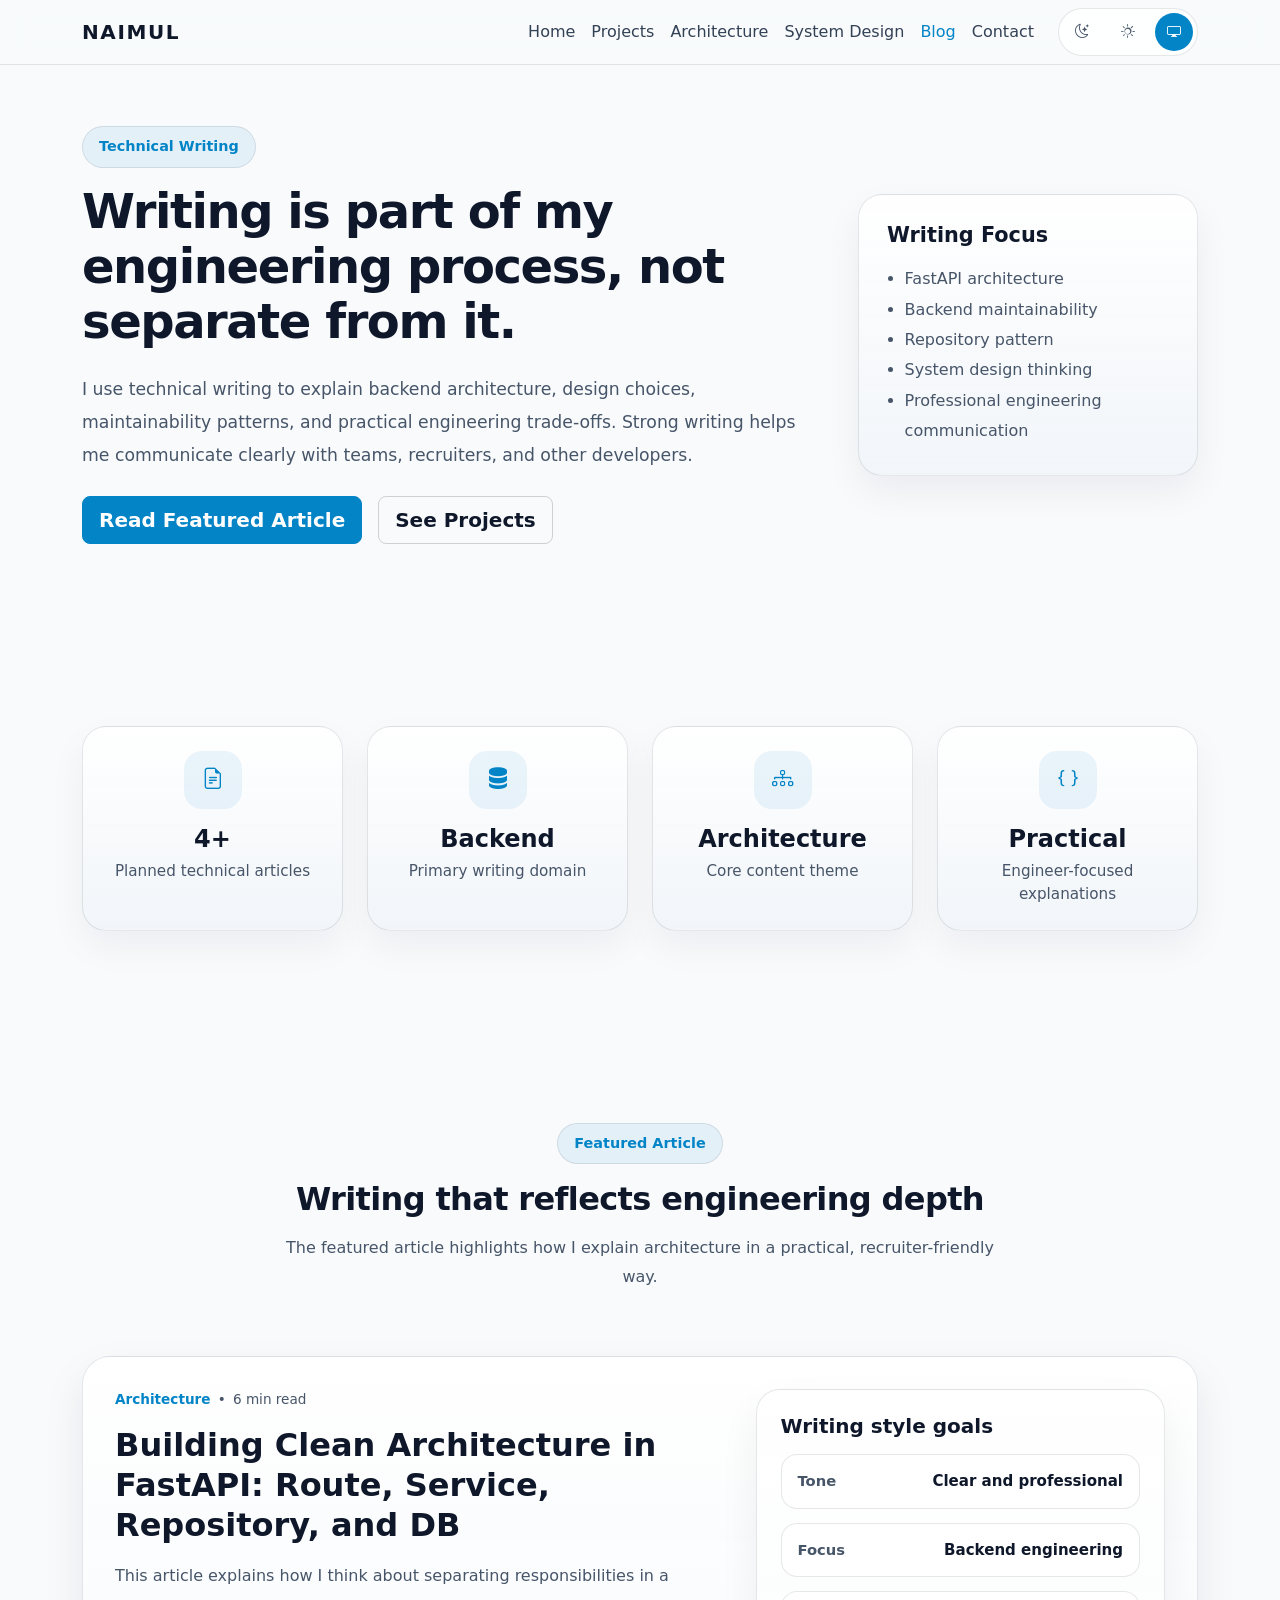
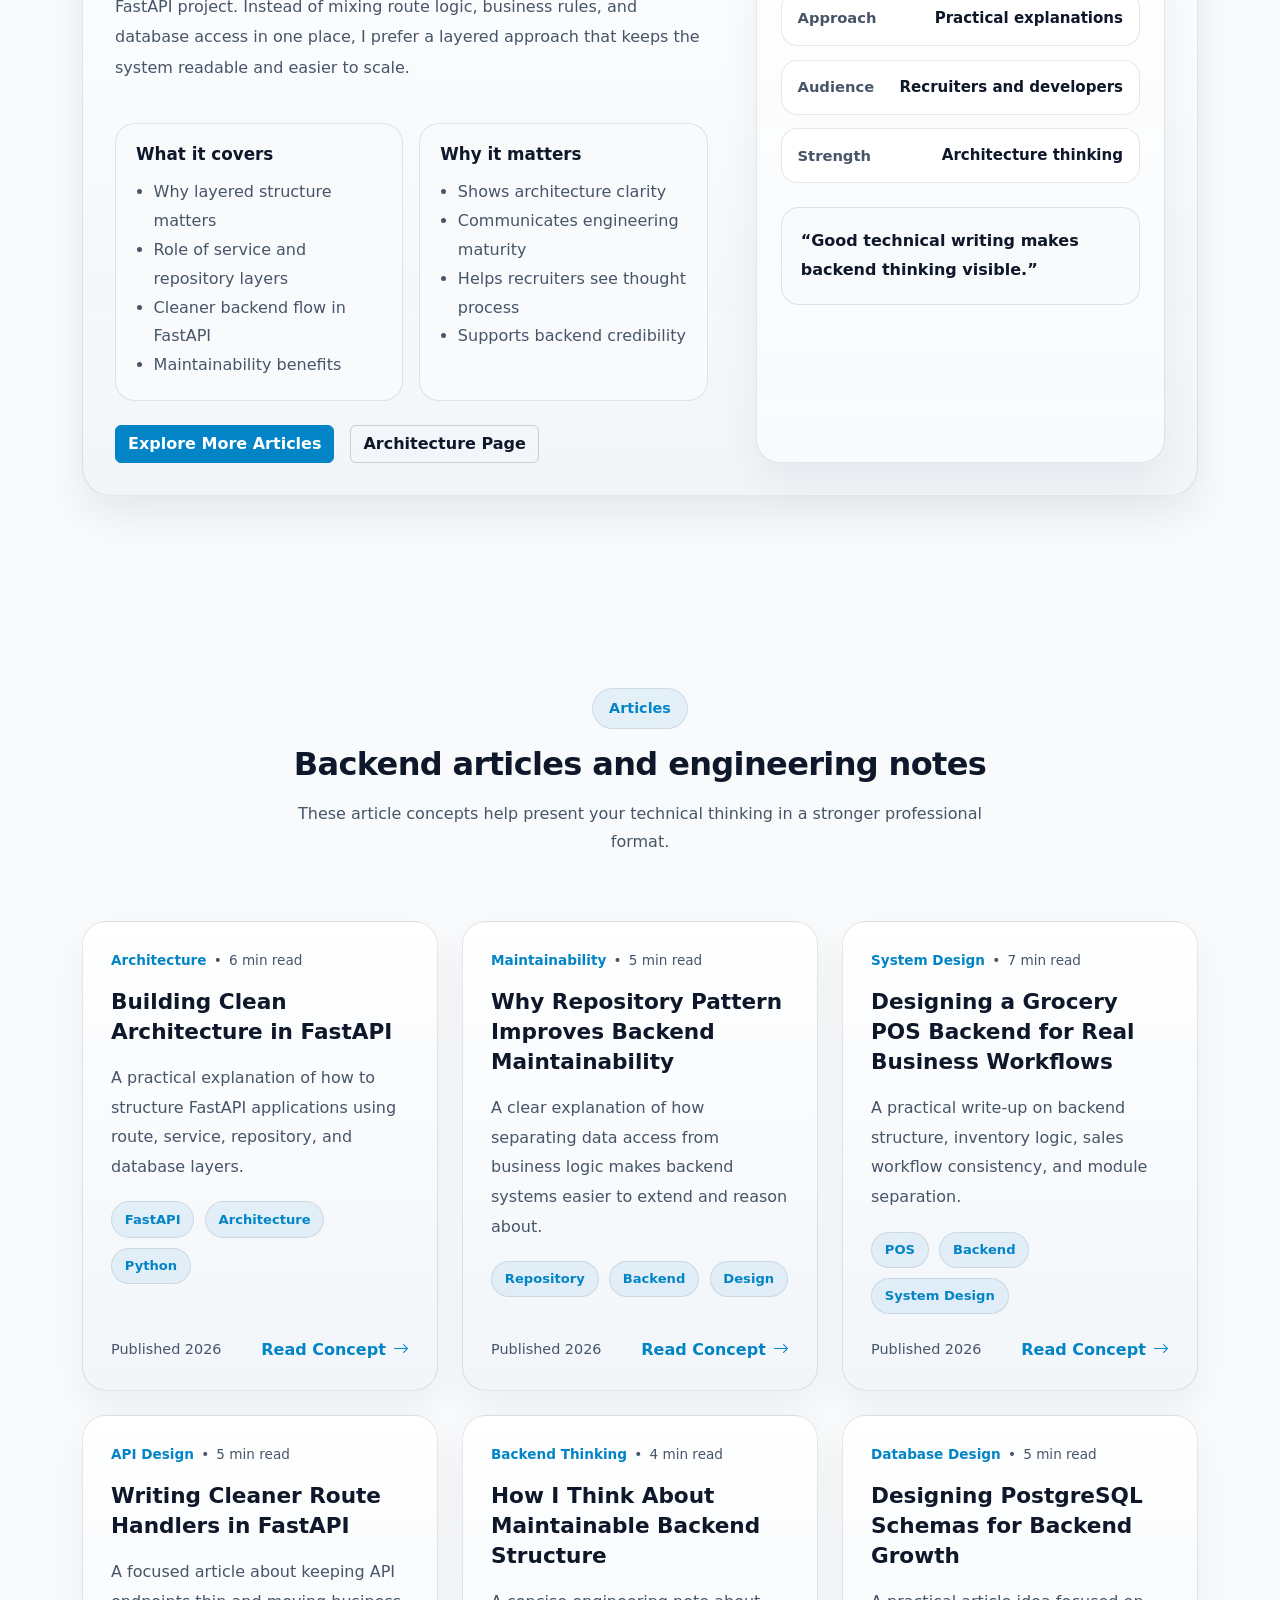
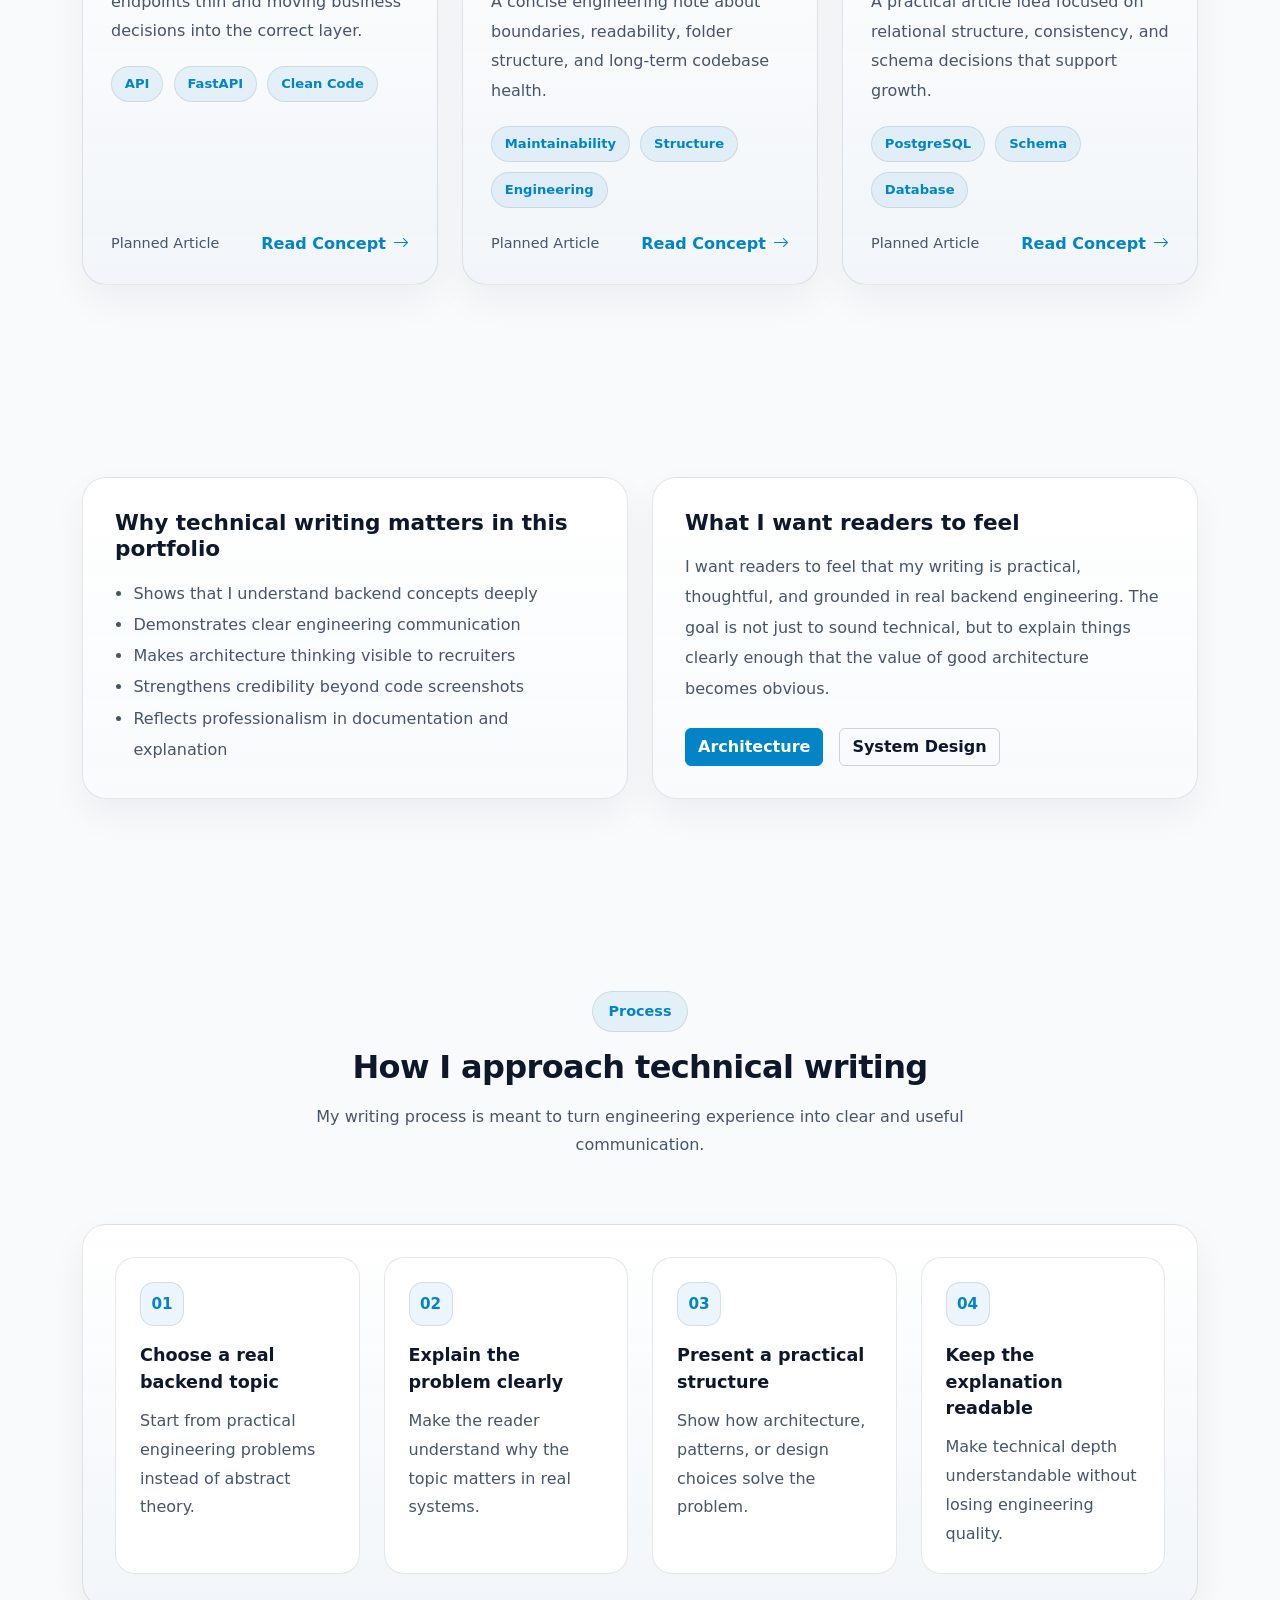
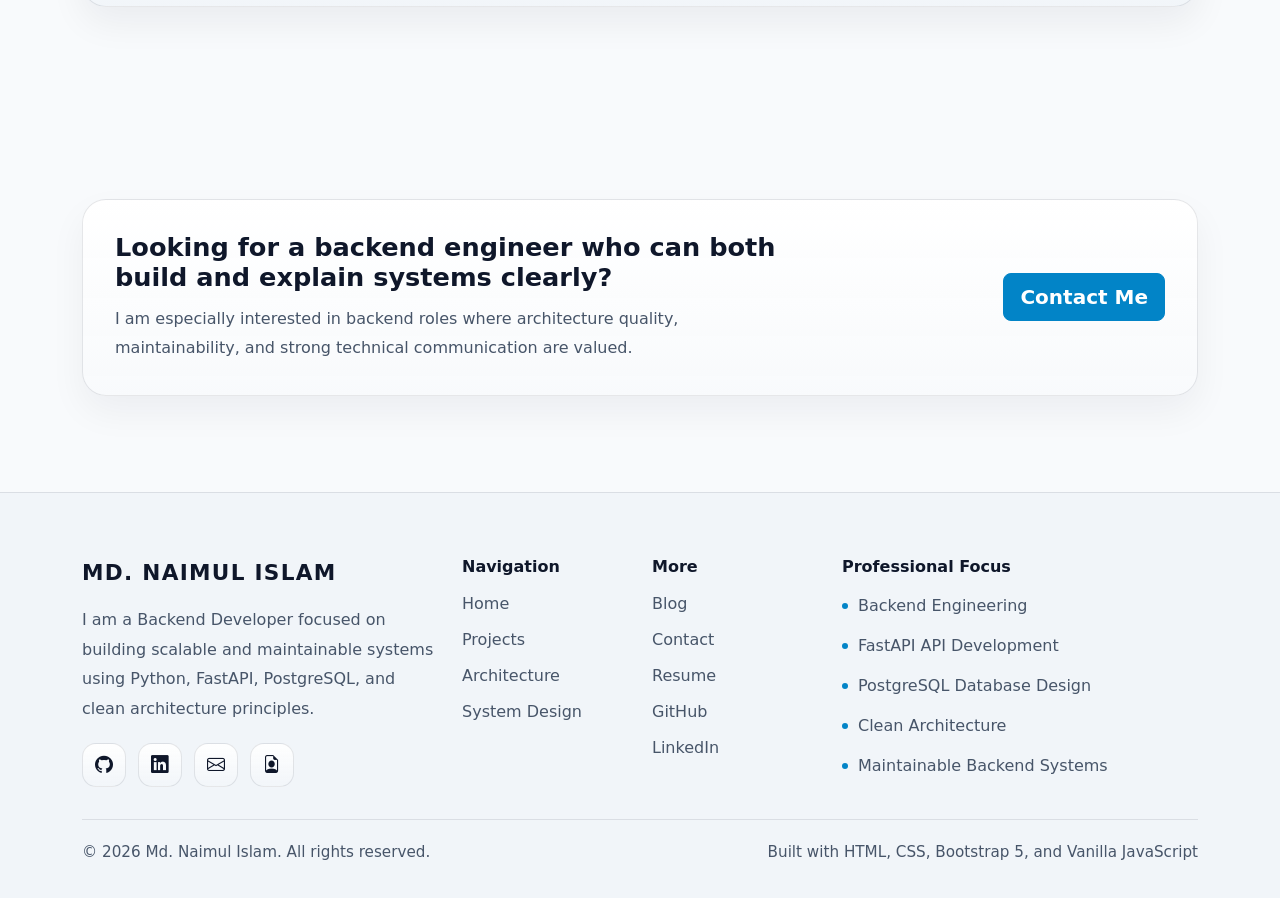
<file: blog.html>
<!DOCTYPE html>
<html lang="en" data-theme="dark">

<head>
    <!--
        =========================================================
        Portfolio: Md. Naimul Islam
        Page     : Blog
        Stack    : HTML + Bootstrap 5 + Vanilla JavaScript
        Purpose  : Showcase technical writing and backend thinking
        =========================================================
    -->

    <meta charset="UTF-8">
    <meta name="viewport" content="width=device-width, initial-scale=1.0">
    <meta name="description"
        content="Technical writing by Md. Naimul Islam. Backend engineering notes, FastAPI architecture, system design thinking, and software engineering articles.">

    <title>Blog | Md. Naimul Islam</title>

    <!-- Bootstrap CSS -->
    <link href="https://cdn.jsdelivr.net/npm/bootstrap@5.3.2/dist/css/bootstrap.min.css" rel="stylesheet">

    <!-- Bootstrap Icons -->
    <link rel="stylesheet" href="https://cdn.jsdelivr.net/npm/bootstrap-icons@1.11.1/font/bootstrap-icons.css">

    <!-- Shared Styles -->
    <link rel="stylesheet" href="css/main.css">

    <!-- Theme Styles -->
    <link rel="stylesheet" href="css/theme-dark.css">
    <link rel="stylesheet" href="css/theme-light.css">
</head>

<body>
    <!-- Back to Top Button -->
    <button id="backToTopBtn" class="back-to-top-btn" aria-label="Back to top">
        <i class="bi bi-arrow-up"></i>
    </button>


    <!-- ======================================
         NAVBAR
         ====================================== -->
    <nav class="navbar navbar-expand-lg fixed-top custom-navbar">
        <div class="container">
            <a class="navbar-brand fw-bold brand-logo" href="index.html">NAIMUL</a>

            <button class="navbar-toggler custom-toggler" type="button" data-bs-toggle="collapse"
                data-bs-target="#navbarMenu" aria-controls="navbarMenu" aria-expanded="false"
                aria-label="Toggle navigation">
                <span class="navbar-toggler-icon"></span>
            </button>

            <div class="collapse navbar-collapse" id="navbarMenu">
                <ul class="navbar-nav ms-auto align-items-lg-center">
                    <li class="nav-item">
                        <a class="nav-link" href="index.html">Home</a>
                    </li>

                    <li class="nav-item">
                        <a class="nav-link" href="projects.html">Projects</a>
                    </li>

                    <li class="nav-item">
                        <a class="nav-link" href="architecture.html">Architecture</a>
                    </li>

                    <li class="nav-item">
                        <a class="nav-link" href="system-design.html">System Design</a>
                    </li>

                    <li class="nav-item">
                        <a class="nav-link active" href="blog.html">Blog</a>
                    </li>

                    <li class="nav-item">
                        <a class="nav-link" href="contact.html">Contact</a>
                    </li>

                    <!-- Theme Selector -->
                    <li class="nav-item ms-lg-3 mt-3 mt-lg-0">
                        <div class="theme-switcher d-flex align-items-center gap-2">
                            <button class="btn btn-sm theme-btn" data-theme-value="dark" title="Dark mode"
                                aria-label="Switch to dark mode">
                                <i class="bi bi-moon-stars"></i>
                            </button>

                            <button class="btn btn-sm theme-btn" data-theme-value="light" title="Light mode"
                                aria-label="Switch to light mode">
                                <i class="bi bi-sun"></i>
                            </button>

                            <button class="btn btn-sm theme-btn" data-theme-value="system" title="System theme"
                                aria-label="Use system theme">
                                <i class="bi bi-display"></i>
                            </button>
                        </div>
                    </li>
                </ul>
            </div>
        </div>
    </nav>

    <!-- ======================================
         PAGE HERO
         ====================================== -->
    <section class="inner-page-hero d-flex align-items-center">
        <div class="container">
            <div class="row align-items-center g-5">
                <div class="col-lg-8">
                    <span class="section-badge mb-3 d-inline-block">Technical Writing</span>

                    <h1 class="inner-page-title">
                        Writing is part of my engineering process, not separate from it.
                    </h1>

                    <p class="inner-page-description mt-4">
                        I use technical writing to explain backend architecture, design choices,
                        maintainability patterns, and practical engineering trade-offs.
                        Strong writing helps me communicate clearly with teams, recruiters,
                        and other developers.
                    </p>

                    <div class="mt-4 d-flex flex-wrap gap-3">
                        <a href="#featured-article" class="btn btn-accent btn-lg">Read Featured Article</a>
                        <a href="projects.html" class="btn btn-outline-theme btn-lg">See Projects</a>
                    </div>
                </div>

                <div class="col-lg-4">
                    <div class="page-summary-card">
                        <h3 class="page-summary-title">Writing Focus</h3>

                        <ul class="page-summary-list">
                            <li>FastAPI architecture</li>
                            <li>Backend maintainability</li>
                            <li>Repository pattern</li>
                            <li>System design thinking</li>
                            <li>Professional engineering communication</li>
                        </ul>
                    </div>
                </div>
            </div>
        </div>
    </section>

    <!-- ======================================
         WRITING OVERVIEW
         ====================================== -->
    <section class="section-spacing section-writing-overview">
        <div class="container">
            <div class="row g-4">
                <div class="col-md-6 col-xl-3">
                    <div class="writing-metric-card h-100">
                        <div class="writing-metric-icon">
                            <i class="bi bi-file-earmark-text"></i>
                        </div>
                        <span class="writing-metric-number">4+</span>
                        <span class="writing-metric-label">Planned technical articles</span>
                    </div>
                </div>

                <div class="col-md-6 col-xl-3">
                    <div class="writing-metric-card h-100">
                        <div class="writing-metric-icon">
                            <i class="bi bi-server"></i>
                        </div>
                        <span class="writing-metric-number">Backend</span>
                        <span class="writing-metric-label">Primary writing domain</span>
                    </div>
                </div>

                <div class="col-md-6 col-xl-3">
                    <div class="writing-metric-card h-100">
                        <div class="writing-metric-icon">
                            <i class="bi bi-diagram-3"></i>
                        </div>
                        <span class="writing-metric-number">Architecture</span>
                        <span class="writing-metric-label">Core content theme</span>
                    </div>
                </div>

                <div class="col-md-6 col-xl-3">
                    <div class="writing-metric-card h-100">
                        <div class="writing-metric-icon">
                            <i class="bi bi-braces"></i>
                        </div>
                        <span class="writing-metric-number">Practical</span>
                        <span class="writing-metric-label">Engineer-focused explanations</span>
                    </div>
                </div>
            </div>
        </div>
    </section>

    <!-- ======================================
         FEATURED ARTICLE
         ====================================== -->
    <section id="featured-article" class="section-spacing section-featured-article">
        <div class="container">
            <div class="row justify-content-center text-center mb-5">
                <div class="col-lg-8">
                    <span class="section-badge mb-3 d-inline-block">Featured Article</span>
                    <h2 class="section-title mb-3">Writing that reflects engineering depth</h2>
                    <p class="section-description">
                        The featured article highlights how I explain architecture in a practical, recruiter-friendly way.
                    </p>
                </div>
            </div>

            <div class="featured-article-card">
                <div class="row g-5 align-items-stretch">
                    <div class="col-lg-7">
                        <div class="featured-article-content">
                            <div class="blog-preview-meta mb-3">
                                <span class="blog-preview-category">Architecture</span>
                                <span class="blog-preview-separator">•</span>
                                <span class="blog-preview-readtime">6 min read</span>
                            </div>

                            <h3 class="featured-article-title">
                                Building Clean Architecture in FastAPI: Route, Service, Repository, and DB
                            </h3>

                            <p class="featured-article-text mt-3">
                                This article explains how I think about separating responsibilities in a FastAPI project.
                                Instead of mixing route logic, business rules, and database access in one place,
                                I prefer a layered approach that keeps the system readable and easier to scale.
                            </p>

                            <div class="row g-3 mt-4">
                                <div class="col-md-6">
                                    <div class="article-info-box">
                                        <h4 class="article-info-title">What it covers</h4>
                                        <ul class="article-info-list">
                                            <li>Why layered structure matters</li>
                                            <li>Role of service and repository layers</li>
                                            <li>Cleaner backend flow in FastAPI</li>
                                            <li>Maintainability benefits</li>
                                        </ul>
                                    </div>
                                </div>

                                <div class="col-md-6">
                                    <div class="article-info-box">
                                        <h4 class="article-info-title">Why it matters</h4>
                                        <ul class="article-info-list">
                                            <li>Shows architecture clarity</li>
                                            <li>Communicates engineering maturity</li>
                                            <li>Helps recruiters see thought process</li>
                                            <li>Supports backend credibility</li>
                                        </ul>
                                    </div>
                                </div>
                            </div>

                            <div class="mt-4 d-flex flex-wrap gap-3">
                                <a href="#articles-grid" class="btn btn-accent">Explore More Articles</a>
                                <a href="architecture.html" class="btn btn-outline-theme">Architecture Page</a>
                            </div>
                        </div>
                    </div>

                    <div class="col-lg-5">
                        <div class="article-highlight-card h-100">
                            <h3 class="article-highlight-title">Writing style goals</h3>

                            <div class="article-highlight-list">
                                <div class="article-highlight-item">
                                    <span class="article-highlight-label">Tone</span>
                                    <span class="article-highlight-value">Clear and professional</span>
                                </div>

                                <div class="article-highlight-item">
                                    <span class="article-highlight-label">Focus</span>
                                    <span class="article-highlight-value">Backend engineering</span>
                                </div>

                                <div class="article-highlight-item">
                                    <span class="article-highlight-label">Approach</span>
                                    <span class="article-highlight-value">Practical explanations</span>
                                </div>

                                <div class="article-highlight-item">
                                    <span class="article-highlight-label">Audience</span>
                                    <span class="article-highlight-value">Recruiters and developers</span>
                                </div>

                                <div class="article-highlight-item">
                                    <span class="article-highlight-label">Strength</span>
                                    <span class="article-highlight-value">Architecture thinking</span>
                                </div>
                            </div>

                            <div class="writing-quote-box mt-4">
                                <p class="writing-quote-text mb-0">
                                    “Good technical writing makes backend thinking visible.”
                                </p>
                            </div>
                        </div>
                    </div>
                </div>
            </div>
        </div>
    </section>

    <!-- ======================================
         ARTICLES GRID
         ====================================== -->
    <section id="articles-grid" class="section-spacing section-articles-grid">
        <div class="container">
            <div class="row justify-content-center text-center mb-5">
                <div class="col-lg-8">
                    <span class="section-badge mb-3 d-inline-block">Articles</span>
                    <h2 class="section-title mb-3">Backend articles and engineering notes</h2>
                    <p class="section-description">
                        These article concepts help present your technical thinking in a stronger professional format.
                    </p>
                </div>
            </div>

            <div class="row g-4">
                <div class="col-md-6 col-xl-4">
                    <article class="article-card h-100">
                        <div class="blog-preview-meta">
                            <span class="blog-preview-category">Architecture</span>
                            <span class="blog-preview-separator">•</span>
                            <span class="blog-preview-readtime">6 min read</span>
                        </div>

                        <h3 class="article-card-title">
                            Building Clean Architecture in FastAPI
                        </h3>

                        <p class="article-card-text">
                            A practical explanation of how to structure FastAPI applications
                            using route, service, repository, and database layers.
                        </p>

                        <div class="article-card-tags">
                            <span class="article-card-tag">FastAPI</span>
                            <span class="article-card-tag">Architecture</span>
                            <span class="article-card-tag">Python</span>
                        </div>

                        <div class="blog-preview-footer mt-auto">
                            <span class="blog-preview-date">Published 2026</span>
                            <a href="#" class="blog-preview-link">Read Concept <i class="bi bi-arrow-right"></i></a>
                        </div>
                    </article>
                </div>

                <div class="col-md-6 col-xl-4">
                    <article class="article-card h-100">
                        <div class="blog-preview-meta">
                            <span class="blog-preview-category">Maintainability</span>
                            <span class="blog-preview-separator">•</span>
                            <span class="blog-preview-readtime">5 min read</span>
                        </div>

                        <h3 class="article-card-title">
                            Why Repository Pattern Improves Backend Maintainability
                        </h3>

                        <p class="article-card-text">
                            A clear explanation of how separating data access from business logic
                            makes backend systems easier to extend and reason about.
                        </p>

                        <div class="article-card-tags">
                            <span class="article-card-tag">Repository</span>
                            <span class="article-card-tag">Backend</span>
                            <span class="article-card-tag">Design</span>
                        </div>

                        <div class="blog-preview-footer mt-auto">
                            <span class="blog-preview-date">Published 2026</span>
                            <a href="#" class="blog-preview-link">Read Concept <i class="bi bi-arrow-right"></i></a>
                        </div>
                    </article>
                </div>

                <div class="col-md-6 col-xl-4">
                    <article class="article-card h-100">
                        <div class="blog-preview-meta">
                            <span class="blog-preview-category">System Design</span>
                            <span class="blog-preview-separator">•</span>
                            <span class="blog-preview-readtime">7 min read</span>
                        </div>

                        <h3 class="article-card-title">
                            Designing a Grocery POS Backend for Real Business Workflows
                        </h3>

                        <p class="article-card-text">
                            A practical write-up on backend structure, inventory logic,
                            sales workflow consistency, and module separation.
                        </p>

                        <div class="article-card-tags">
                            <span class="article-card-tag">POS</span>
                            <span class="article-card-tag">Backend</span>
                            <span class="article-card-tag">System Design</span>
                        </div>

                        <div class="blog-preview-footer mt-auto">
                            <span class="blog-preview-date">Published 2026</span>
                            <a href="#" class="blog-preview-link">Read Concept <i class="bi bi-arrow-right"></i></a>
                        </div>
                    </article>
                </div>

                <div class="col-md-6 col-xl-4">
                    <article class="article-card h-100">
                        <div class="blog-preview-meta">
                            <span class="blog-preview-category">API Design</span>
                            <span class="blog-preview-separator">•</span>
                            <span class="blog-preview-readtime">5 min read</span>
                        </div>

                        <h3 class="article-card-title">
                            Writing Cleaner Route Handlers in FastAPI
                        </h3>

                        <p class="article-card-text">
                            A focused article about keeping API endpoints thin
                            and moving business decisions into the correct layer.
                        </p>

                        <div class="article-card-tags">
                            <span class="article-card-tag">API</span>
                            <span class="article-card-tag">FastAPI</span>
                            <span class="article-card-tag">Clean Code</span>
                        </div>

                        <div class="blog-preview-footer mt-auto">
                            <span class="blog-preview-date">Planned Article</span>
                            <a href="#" class="blog-preview-link">Read Concept <i class="bi bi-arrow-right"></i></a>
                        </div>
                    </article>
                </div>

                <div class="col-md-6 col-xl-4">
                    <article class="article-card h-100">
                        <div class="blog-preview-meta">
                            <span class="blog-preview-category">Backend Thinking</span>
                            <span class="blog-preview-separator">•</span>
                            <span class="blog-preview-readtime">4 min read</span>
                        </div>

                        <h3 class="article-card-title">
                            How I Think About Maintainable Backend Structure
                        </h3>

                        <p class="article-card-text">
                            A concise engineering note about boundaries, readability,
                            folder structure, and long-term codebase health.
                        </p>

                        <div class="article-card-tags">
                            <span class="article-card-tag">Maintainability</span>
                            <span class="article-card-tag">Structure</span>
                            <span class="article-card-tag">Engineering</span>
                        </div>

                        <div class="blog-preview-footer mt-auto">
                            <span class="blog-preview-date">Planned Article</span>
                            <a href="#" class="blog-preview-link">Read Concept <i class="bi bi-arrow-right"></i></a>
                        </div>
                    </article>
                </div>

                <div class="col-md-6 col-xl-4">
                    <article class="article-card h-100">
                        <div class="blog-preview-meta">
                            <span class="blog-preview-category">Database Design</span>
                            <span class="blog-preview-separator">•</span>
                            <span class="blog-preview-readtime">5 min read</span>
                        </div>

                        <h3 class="article-card-title">
                            Designing PostgreSQL Schemas for Backend Growth
                        </h3>

                        <p class="article-card-text">
                            A practical article idea focused on relational structure,
                            consistency, and schema decisions that support growth.
                        </p>

                        <div class="article-card-tags">
                            <span class="article-card-tag">PostgreSQL</span>
                            <span class="article-card-tag">Schema</span>
                            <span class="article-card-tag">Database</span>
                        </div>

                        <div class="blog-preview-footer mt-auto">
                            <span class="blog-preview-date">Planned Article</span>
                            <a href="#" class="blog-preview-link">Read Concept <i class="bi bi-arrow-right"></i></a>
                        </div>
                    </article>
                </div>
            </div>
        </div>
    </section>

    <!-- ======================================
         WRITING BENEFITS
         ====================================== -->
    <section class="section-spacing section-writing-benefits">
        <div class="container">
            <div class="row g-4 align-items-stretch">
                <div class="col-lg-6">
                    <div class="writing-benefits-card h-100">
                        <h3 class="writing-benefits-title">Why technical writing matters in this portfolio</h3>

                        <ul class="writing-benefits-list">
                            <li>Shows that I understand backend concepts deeply</li>
                            <li>Demonstrates clear engineering communication</li>
                            <li>Makes architecture thinking visible to recruiters</li>
                            <li>Strengthens credibility beyond code screenshots</li>
                            <li>Reflects professionalism in documentation and explanation</li>
                        </ul>
                    </div>
                </div>

                <div class="col-lg-6">
                    <div class="writing-benefits-card h-100">
                        <h3 class="writing-benefits-title">What I want readers to feel</h3>

                        <p class="writing-benefits-text">
                            I want readers to feel that my writing is practical, thoughtful,
                            and grounded in real backend engineering. The goal is not just to sound technical,
                            but to explain things clearly enough that the value of good architecture becomes obvious.
                        </p>

                        <div class="mt-4 d-flex flex-wrap gap-3">
                            <a href="architecture.html" class="btn btn-accent">Architecture</a>
                            <a href="system-design.html" class="btn btn-outline-theme">System Design</a>
                        </div>
                    </div>
                </div>
            </div>
        </div>
    </section>

    <!-- ======================================
         WRITING PROCESS
         ====================================== -->
    <section class="section-spacing section-writing-process">
        <div class="container">
            <div class="row justify-content-center text-center mb-5">
                <div class="col-lg-8">
                    <span class="section-badge mb-3 d-inline-block">Process</span>
                    <h2 class="section-title mb-3">How I approach technical writing</h2>
                    <p class="section-description">
                        My writing process is meant to turn engineering experience into clear and useful communication.
                    </p>
                </div>
            </div>

            <div class="writing-process-card">
                <div class="row g-4">
                    <div class="col-md-6 col-xl-3">
                        <div class="writing-process-step h-100">
                            <span class="writing-process-number">01</span>
                            <h3 class="writing-process-title">Choose a real backend topic</h3>
                            <p class="writing-process-text">
                                Start from practical engineering problems instead of abstract theory.
                            </p>
                        </div>
                    </div>

                    <div class="col-md-6 col-xl-3">
                        <div class="writing-process-step h-100">
                            <span class="writing-process-number">02</span>
                            <h3 class="writing-process-title">Explain the problem clearly</h3>
                            <p class="writing-process-text">
                                Make the reader understand why the topic matters in real systems.
                            </p>
                        </div>
                    </div>

                    <div class="col-md-6 col-xl-3">
                        <div class="writing-process-step h-100">
                            <span class="writing-process-number">03</span>
                            <h3 class="writing-process-title">Present a practical structure</h3>
                            <p class="writing-process-text">
                                Show how architecture, patterns, or design choices solve the problem.
                            </p>
                        </div>
                    </div>

                    <div class="col-md-6 col-xl-3">
                        <div class="writing-process-step h-100">
                            <span class="writing-process-number">04</span>
                            <h3 class="writing-process-title">Keep the explanation readable</h3>
                            <p class="writing-process-text">
                                Make technical depth understandable without losing engineering quality.
                            </p>
                        </div>
                    </div>
                </div>
            </div>
        </div>
    </section>

    <!-- ======================================
         CTA SECTION
         ====================================== -->
    <section class="section-spacing section-blog-page-cta">
        <div class="container">
            <div class="blog-page-cta-box">
                <div class="row g-4 align-items-center">
                    <div class="col-lg-8">
                        <h2 class="blog-page-cta-title">
                            Looking for a backend engineer who can both build and explain systems clearly?
                        </h2>
                        <p class="blog-page-cta-text mb-0">
                            I am especially interested in backend roles where architecture quality,
                            maintainability, and strong technical communication are valued.
                        </p>
                    </div>

                    <div class="col-lg-4 text-lg-end">
                        <a href="contact.html" class="btn btn-accent btn-lg">Contact Me</a>
                    </div>
                </div>
            </div>
        </div>
    </section>

    <!-- ======================================
     FOOTER
     ====================================== -->
    <footer class="site-footer">
    <div class="container">
        <div class="footer-main">
            <div class="row g-4">

                <div class="col-lg-4">
                    <div class="footer-brand-block">

                        <a href="index.html" class="footer-brand">Md. Naimul Islam</a>

                        <p class="footer-brand-text">
                            I am a Backend Developer focused on building scalable and maintainable systems using Python, 
                            FastAPI, PostgreSQL, and clean architecture principles.
                        </p>

                        <div class="footer-social-links">

                            <!-- GitHub -->
                            <a href="https://github.com/mdnaimul404"
                               target="_blank"
                               rel="noopener noreferrer"
                               class="footer-social-link"
                               aria-label="GitHub">
                                <i class="bi bi-github"></i>
                            </a>

                            <!-- LinkedIn -->
                            <a href="https://www.linkedin.com/in/naimul404/"
                               target="_blank"
                               rel="noopener noreferrer"
                               class="footer-social-link"
                               aria-label="LinkedIn">
                                <i class="bi bi-linkedin"></i>
                            </a>

                            <!-- Email -->
                            <a href="mailto:md.naimul16@gmail.com"
                               class="footer-social-link"
                               aria-label="Email">
                                <i class="bi bi-envelope"></i>
                            </a>

                            <!-- Resume -->
                            <a href="resume/md_naimul_islam_resume.pdf"
                               target="_blank"
                               rel="noopener noreferrer"
                               class="footer-social-link"
                               aria-label="Resume">
                                <i class="bi bi-file-earmark-person"></i>
                            </a>

                        </div>
                    </div>
                </div>


                <div class="col-sm-6 col-lg-2">
                    <div class="footer-links-block">
                        <h3 class="footer-block-title">Navigation</h3>

                        <ul class="footer-links-list">
                            <li><a href="index.html">Home</a></li>
                            <li><a href="projects.html">Projects</a></li>
                            <li><a href="architecture.html">Architecture</a></li>
                            <li><a href="system-design.html">System Design</a></li>
                        </ul>
                    </div>
                </div>


                <div class="col-sm-6 col-lg-2">
                    <div class="footer-links-block">
                        <h3 class="footer-block-title">More</h3>

                        <ul class="footer-links-list">
                            <li><a href="blog.html">Blog</a></li>
                            <li><a href="contact.html">Contact</a></li>

                            <li>
                                <a href="resume/md_naimul_islam_resume.pdf"
                                   target="_blank"
                                   rel="noopener noreferrer">
                                   Resume
                                </a>
                            </li>

                            <li>
                                <a href="https://github.com/mdnaimul404"
                                   target="_blank"
                                   rel="noopener noreferrer">
                                   GitHub
                                </a>
                            </li>

                            <li>
                                <a href="https://www.linkedin.com/in/naimul404/"
                                   target="_blank"
                                   rel="noopener noreferrer">
                                   LinkedIn
                                </a>
                            </li>
                        </ul>
                    </div>
                </div>


                <div class="col-lg-4">
                    <div class="footer-contact-block">
                        <h3 class="footer-block-title">Professional Focus</h3>

                        <ul class="footer-focus-list">
                            <li>Backend Engineering</li>
                            <li>FastAPI API Development</li>
                            <li>PostgreSQL Database Design</li>
                            <li>Clean Architecture</li>
                            <li>Maintainable Backend Systems</li>
                        </ul>
                    </div>
                </div>

            </div>
        </div>


        <div class="footer-bottom">
            <div class="row g-3 align-items-center">

                <div class="col-md-6">
                    <p class="footer-copyright mb-0">
                        © 2026 Md. Naimul Islam. All rights reserved.
                    </p>
                </div>

                <div class="col-md-6 text-md-end">
                    <p class="footer-bottom-text mb-0">
                        Built with HTML, CSS, Bootstrap 5, and Vanilla JavaScript
                    </p>
                </div>

            </div>
        </div>

    </div>
</footer>


    <!-- Bootstrap JS -->
    <script src="https://cdn.jsdelivr.net/npm/bootstrap@5.3.2/dist/js/bootstrap.bundle.min.js"></script>

    <!-- Custom Scripts -->
    <script src="js/theme-switcher.js"></script>
    <script src="js/typing-effect.js"></script>
    <script src="js/main.js"></script>
</body>

</html>
</file>
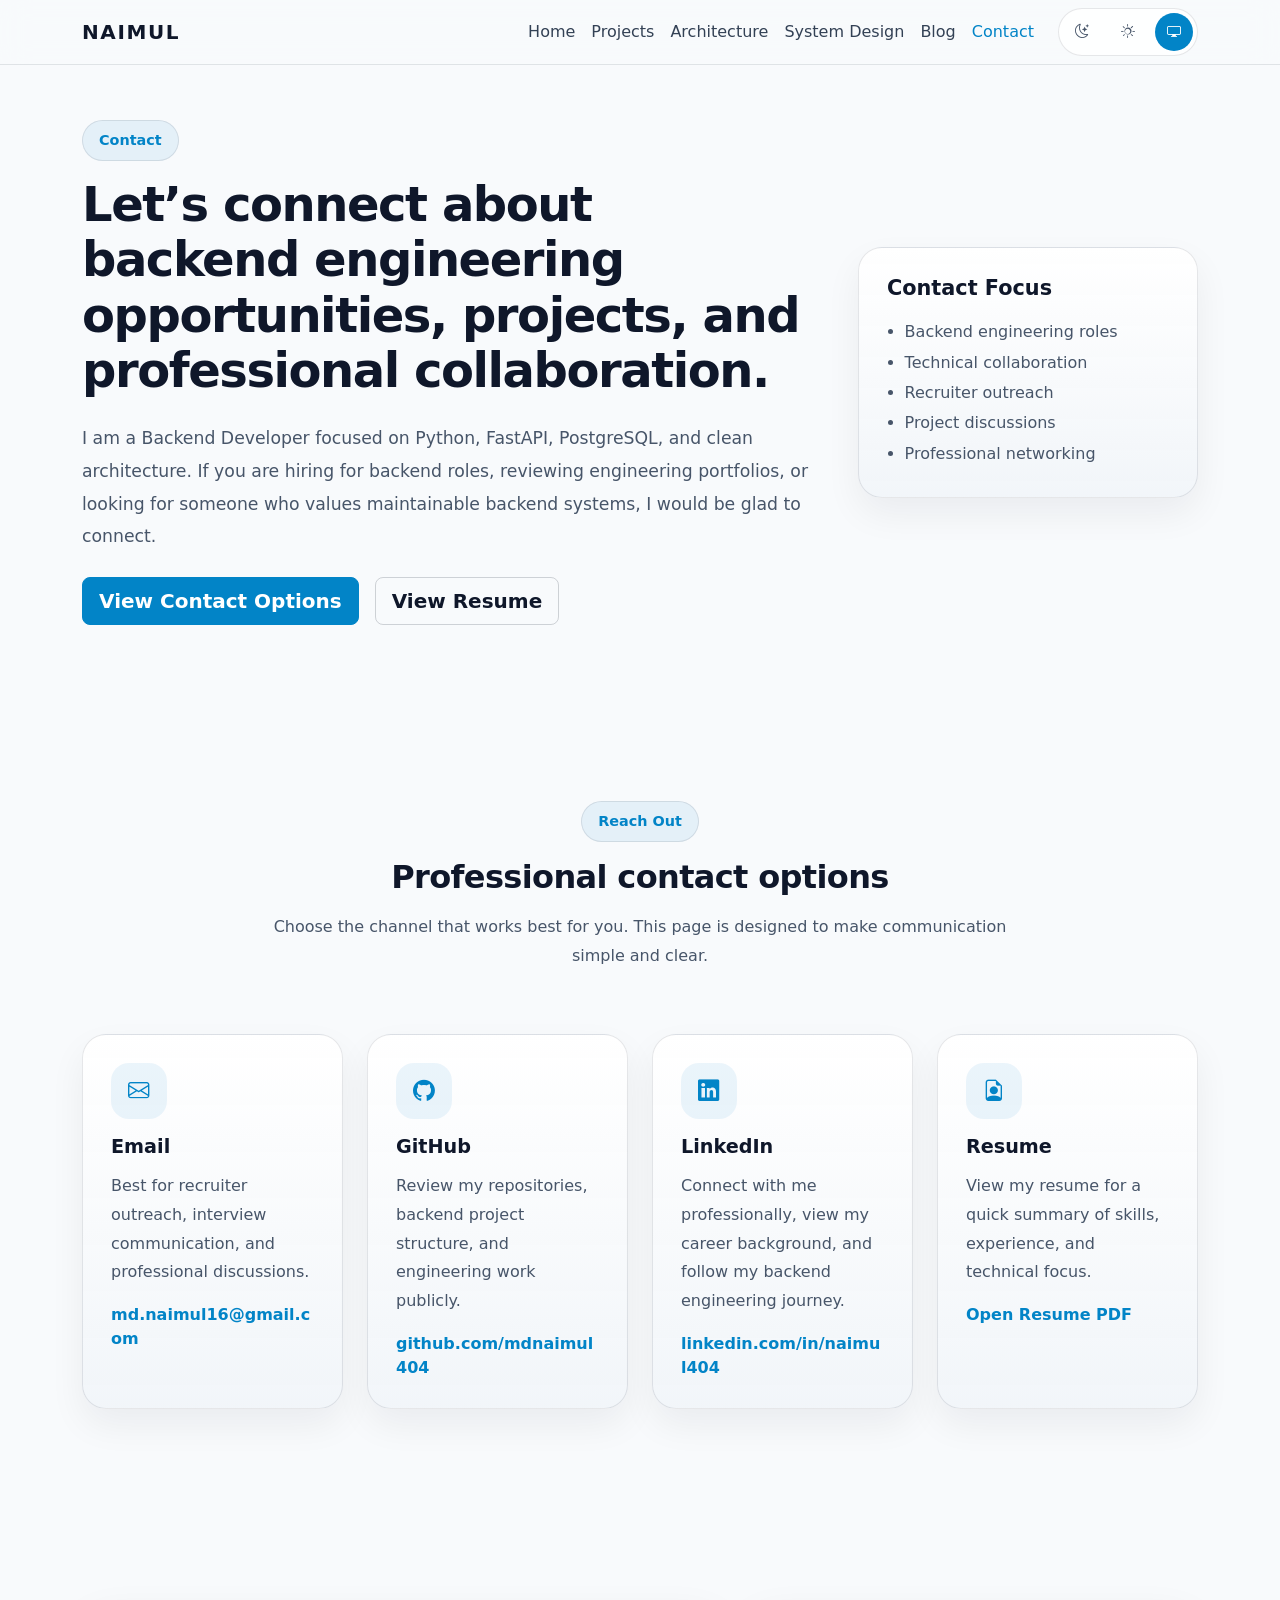
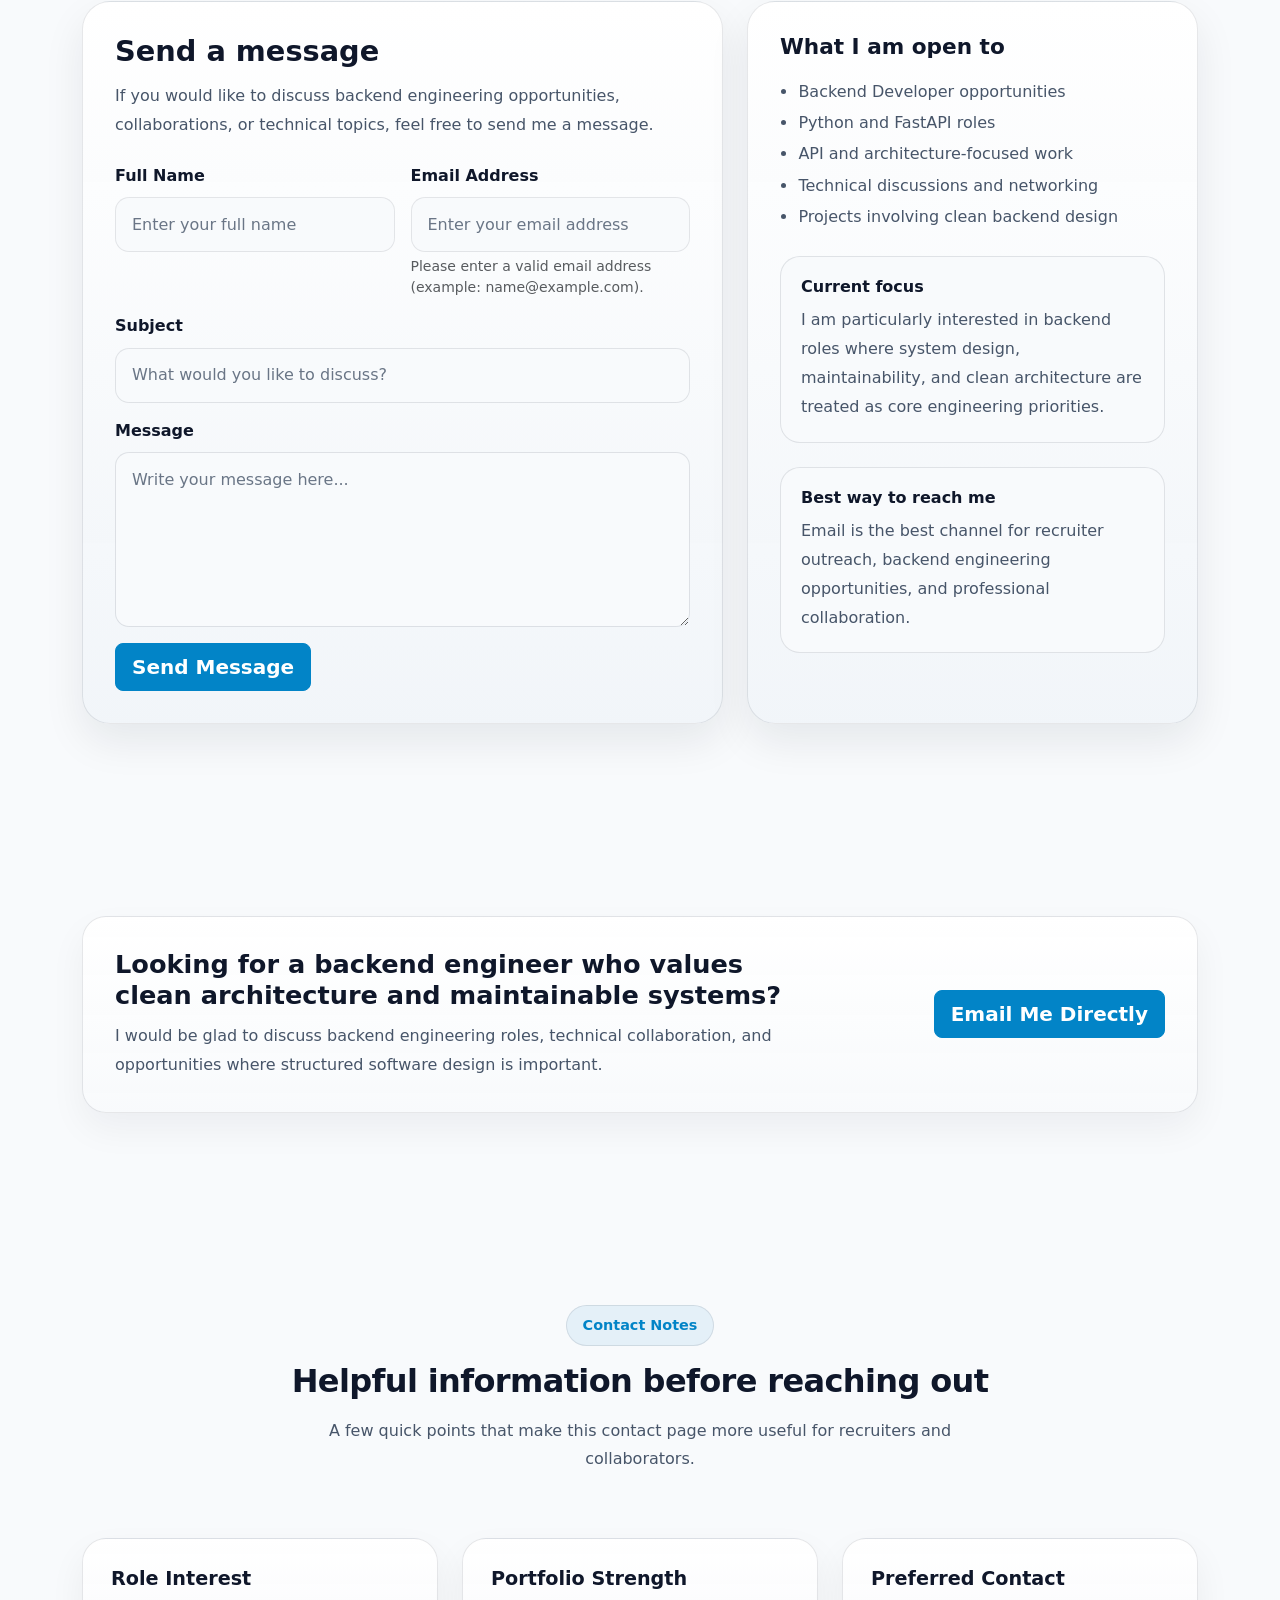
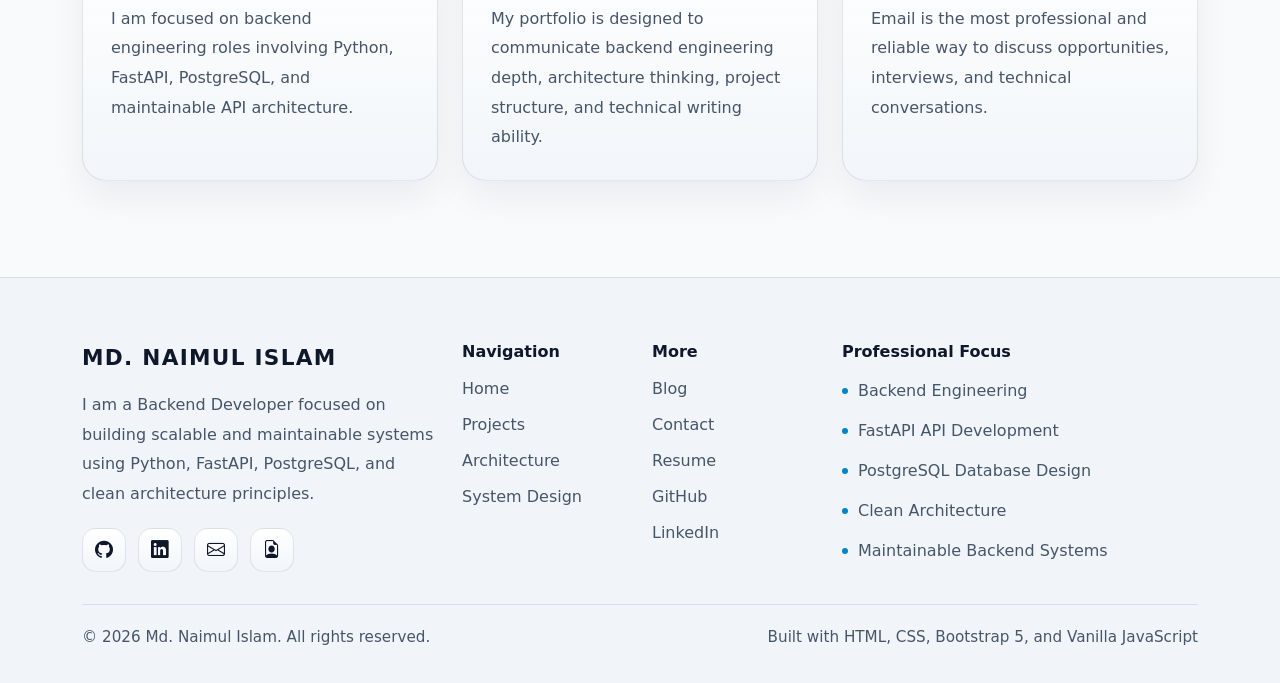
<file: contact.html>
<!DOCTYPE html>
<html lang="en" data-theme="dark">

<head>
    <!--
        =========================================================
        Portfolio: Md. Naimul Islam
        Page     : Contact
        Stack    : HTML + Bootstrap 5 + Vanilla JavaScript
        Purpose  : Professional contact page for recruiters and collaborators
        =========================================================
    -->

    <meta charset="UTF-8">
    <meta name="viewport" content="width=device-width, initial-scale=1.0">
    <meta name="description"
        content="Contact Md. Naimul Islam, Backend Developer specializing in Python, FastAPI, PostgreSQL, and clean architecture.">

    <title>Contact | Md. Naimul Islam</title>

    <!-- Bootstrap CSS -->
    <link href="https://cdn.jsdelivr.net/npm/bootstrap@5.3.2/dist/css/bootstrap.min.css" rel="stylesheet">

    <!-- Bootstrap Icons -->
    <link rel="stylesheet" href="https://cdn.jsdelivr.net/npm/bootstrap-icons@1.11.1/font/bootstrap-icons.css">

    <!-- Shared Styles -->
    <link rel="stylesheet" href="css/main.css">

    <!-- Theme Styles -->
    <link rel="stylesheet" href="css/theme-dark.css">
    <link rel="stylesheet" href="css/theme-light.css">
</head>

<body>
    <!-- Back to Top Button -->
    <button id="backToTopBtn" class="back-to-top-btn" aria-label="Back to top">
        <i class="bi bi-arrow-up"></i>
    </button>


    <!-- ======================================
         NAVBAR
         ====================================== -->
    <nav class="navbar navbar-expand-lg fixed-top custom-navbar">
        <div class="container">
            <a class="navbar-brand fw-bold brand-logo" href="index.html">NAIMUL</a>

            <button class="navbar-toggler custom-toggler" type="button" data-bs-toggle="collapse"
                data-bs-target="#navbarMenu" aria-controls="navbarMenu" aria-expanded="false"
                aria-label="Toggle navigation">
                <span class="navbar-toggler-icon"></span>
            </button>

            <div class="collapse navbar-collapse" id="navbarMenu">
                <ul class="navbar-nav ms-auto align-items-lg-center">
                    <li class="nav-item">
                        <a class="nav-link" href="index.html">Home</a>
                    </li>

                    <li class="nav-item">
                        <a class="nav-link" href="projects.html">Projects</a>
                    </li>

                    <li class="nav-item">
                        <a class="nav-link" href="architecture.html">Architecture</a>
                    </li>

                    <li class="nav-item">
                        <a class="nav-link" href="system-design.html">System Design</a>
                    </li>

                    <li class="nav-item">
                        <a class="nav-link" href="blog.html">Blog</a>
                    </li>

                    <li class="nav-item">
                        <a class="nav-link active" href="contact.html">Contact</a>
                    </li>

                    <!-- Theme Selector -->
                    <li class="nav-item ms-lg-3 mt-3 mt-lg-0">
                        <div class="theme-switcher d-flex align-items-center gap-2">
                            <button class="btn btn-sm theme-btn" data-theme-value="dark" title="Dark mode"
                                aria-label="Switch to dark mode">
                                <i class="bi bi-moon-stars"></i>
                            </button>

                            <button class="btn btn-sm theme-btn" data-theme-value="light" title="Light mode"
                                aria-label="Switch to light mode">
                                <i class="bi bi-sun"></i>
                            </button>

                            <button class="btn btn-sm theme-btn" data-theme-value="system" title="System theme"
                                aria-label="Use system theme">
                                <i class="bi bi-display"></i>
                            </button>
                        </div>
                    </li>
                </ul>
            </div>
        </div>
    </nav>

    <!-- ======================================
         PAGE HERO
         ====================================== -->
    <section class="inner-page-hero d-flex align-items-center">
        <div class="container">
            <div class="row align-items-center g-5">
                <div class="col-lg-8">
                    <span class="section-badge mb-3 d-inline-block">Contact</span>

                    <h1 class="inner-page-title">
                        Let’s connect about backend engineering opportunities, projects, and professional collaboration.
                    </h1>

                    <p class="inner-page-description mt-4">
                        I am a Backend Developer focused on Python, FastAPI, PostgreSQL, and clean architecture.
                        If you are hiring for backend roles, reviewing engineering portfolios,
                        or looking for someone who values maintainable backend systems,
                        I would be glad to connect.
                    </p>

                    <div class="mt-4 d-flex flex-wrap gap-3">
                        <a href="#contact-methods" class="btn btn-accent btn-lg">View Contact Options</a>
                        <a href="resume/Md.Naimul_Islam.pdf" class="btn btn-outline-theme btn-lg"
                            target="_blank" rel="noopener noreferrer">
                            View Resume
                        </a>
                    </div>
                </div>

                <div class="col-lg-4">
                    <div class="page-summary-card">
                        <h3 class="page-summary-title">Contact Focus</h3>

                        <ul class="page-summary-list">
                            <li>Backend engineering roles</li>
                            <li>Technical collaboration</li>
                            <li>Recruiter outreach</li>
                            <li>Project discussions</li>
                            <li>Professional networking</li>
                        </ul>
                    </div>
                </div>
            </div>
        </div>
    </section>

    <!-- ======================================
     CONTACT METHODS
     ====================================== -->
    <section id="contact-methods" class="section-spacing section-contact-methods">
    <div class="container">
        <div class="row justify-content-center text-center mb-5">
            <div class="col-lg-8">
                <span class="section-badge mb-3 d-inline-block">Reach Out</span>
                <h2 class="section-title mb-3">Professional contact options</h2>
                <p class="section-description">
                    Choose the channel that works best for you. This page is designed to make communication simple and clear.
                </p>
            </div>
        </div>

        <div class="row g-4">

            <!-- EMAIL -->
            <div class="col-md-6 col-xl-3">
                <div class="contact-method-card h-100">
                    <div class="contact-method-icon">
                        <i class="bi bi-envelope"></i>
                    </div>

                    <h3 class="contact-method-title">Email</h3>

                    <p class="contact-method-text">
                        Best for recruiter outreach, interview communication, and professional discussions.
                    </p>

                    <a href="mailto:md.naimul16@gmail.com" class="contact-method-link">
                        md.naimul16@gmail.com
                    </a>
                </div>
            </div>


            <!-- GITHUB -->
            <div class="col-md-6 col-xl-3">
                <div class="contact-method-card h-100">
                    <div class="contact-method-icon">
                        <i class="bi bi-github"></i>
                    </div>

                    <h3 class="contact-method-title">GitHub</h3>

                    <p class="contact-method-text">
                        Review my repositories, backend project structure, and engineering work publicly.
                    </p>

                    <a href="https://github.com/mdnaimul404"
                       target="_blank"
                       rel="noopener noreferrer"
                       class="contact-method-link">
                        github.com/mdnaimul404
                    </a>
                </div>
            </div>


            <!-- LINKEDIN -->
            <div class="col-md-6 col-xl-3">
                <div class="contact-method-card h-100">
                    <div class="contact-method-icon">
                        <i class="bi bi-linkedin"></i>
                    </div>

                    <h3 class="contact-method-title">LinkedIn</h3>

                    <p class="contact-method-text">
                        Connect with me professionally, view my career background, and follow my backend engineering journey.
                    </p>

                    <a href="https://www.linkedin.com/in/naimul404/"
                       target="_blank"
                       rel="noopener noreferrer"
                       class="contact-method-link">
                        linkedin.com/in/naimul404
                    </a>
                </div>
            </div>


            <!-- RESUME -->
            <div class="col-md-6 col-xl-3">
                <div class="contact-method-card h-100">
                    <div class="contact-method-icon">
                        <i class="bi bi-file-earmark-person"></i>
                    </div>

                    <h3 class="contact-method-title">Resume</h3>

                    <p class="contact-method-text">
                        View my resume for a quick summary of skills, experience, and technical focus.
                    </p>

                    <a href="resume/Md.Naimul_Islam.pdf"
                       target="_blank"
                       rel="noopener noreferrer"
                       class="contact-method-link">
                        Open Resume PDF
                    </a>
                </div>
            </div>

        </div>
    </div>
</section>

    <!-- ======================================
     CONTACT FORM SECTION
     ====================================== -->
    <section class="section-spacing section-contact-form">
    <div class="container">
        <div class="row g-4 align-items-stretch">

            <!-- CONTACT FORM -->
            <div class="col-lg-7">
                <div class="contact-form-card h-100">

                    <div class="contact-form-header">
                        <h2 class="contact-form-title">Send a message</h2>

                        <p class="contact-form-subtitle">
                            If you would like to discuss backend engineering opportunities,
                            collaborations, or technical topics, feel free to send me a message.
                        </p>
                    </div>

                    <!-- Formspree Form -->
                    <form
                        class="contact-form-content"
                        action="https://formspree.io/f/xlgpdyve"
                        method="POST"
                    >
                        <div class="row g-3">

                            <div class="col-md-6">
                                <label class="form-label custom-form-label">
                                    Full Name
                                </label>

                                <input
                                    type="text"
                                    name="name"
                                    class="form-control custom-form-control"
                                    placeholder="Enter your full name"
                                    required
                                >
                            </div>


                            <div class="col-md-6">
                                <label for="emailAddress" class="form-label custom-form-label">
                                    Email Address
                                </label>

                                <input
                                    type="email"
                                    id="emailAddress"
                                    name="email"
                                    class="form-control custom-form-control"
                                    placeholder="Enter your email address"
                                    required
                                    pattern="[a-z0-9._%+-]+@[a-z0-9.-]+\.[a-z]{2,}$"
                                >

                                <div class="form-text">
                                    Please enter a valid email address (example: name@example.com).
                                </div>
                            </div>


                            <div class="col-12">
                                <label class="form-label custom-form-label">
                                    Subject
                                </label>

                                <input
                                    type="text"
                                    name="subject"
                                    class="form-control custom-form-control"
                                    placeholder="What would you like to discuss?"
                                    required
                                >
                            </div>


                            <div class="col-12">
                                <label class="form-label custom-form-label">
                                    Message
                                </label>

                                <textarea
                                    name="message"
                                    rows="6"
                                    class="form-control custom-form-control custom-textarea"
                                    placeholder="Write your message here..."
                                    required
                                ></textarea>
                            </div>

                            <!-- Hidden settings -->
                            <input type="hidden" name="_subject" value="New Portfolio Message">
                            <input type="hidden" name="_captcha" value="false">


                            <div class="col-12">
                                <button
                                    type="submit"
                                    class="btn btn-accent btn-lg"
                                >
                                    Send Message
                                </button>
                            </div>

                        </div>
                    </form>

                </div>
            </div>


            <!-- SIDEBAR -->
            <div class="col-lg-5">
                <div class="contact-sidebar-card h-100">

                    <h3 class="contact-sidebar-title">
                        What I am open to
                    </h3>

                    <ul class="contact-sidebar-list">
                        <li>Backend Developer opportunities</li>
                        <li>Python and FastAPI roles</li>
                        <li>API and architecture-focused work</li>
                        <li>Technical discussions and networking</li>
                        <li>Projects involving clean backend design</li>
                    </ul>


                    <div class="contact-availability-box mt-4">
                        <h4 class="contact-availability-title">
                            Current focus
                        </h4>

                        <p class="contact-availability-text mb-0">
                            I am particularly interested in backend roles where system design,
                            maintainability, and clean architecture are treated as core engineering priorities.
                        </p>
                    </div>


                    <div class="contact-response-box mt-4">
                        <h4 class="contact-response-title">
                            Best way to reach me
                        </h4>

                        <p class="contact-response-text mb-0">
                            Email is the best channel for recruiter outreach, backend engineering
                            opportunities, and professional collaboration.
                        </p>
                    </div>

                </div>
            </div>

        </div>
    </div>
</section>

    <!-- ======================================
         QUICK CONTACT CTA
         ====================================== -->
    <section class="section-spacing section-quick-contact-cta">
        <div class="container">
            <div class="quick-contact-cta-box">
                <div class="row g-4 align-items-center">
                    <div class="col-lg-8">
                        <h2 class="quick-contact-cta-title">
                            Looking for a backend engineer who values clean architecture and maintainable systems?
                        </h2>
                        <p class="quick-contact-cta-text mb-0">
                            I would be glad to discuss backend engineering roles, technical collaboration,
                            and opportunities where structured software design is important.
                        </p>
                    </div>

                    <div class="col-lg-4 text-lg-end">
                        <a href="mailto:md.naimul16@gmail.com" class="btn btn-accent btn-lg">
                            Email Me Directly
                        </a>
                    </div>
                </div>
            </div>
        </div>
    </section>

    <!-- ======================================
         FAQ STYLE SECTION
         ====================================== -->
    <section class="section-spacing section-contact-faq">
        <div class="container">
            <div class="row justify-content-center text-center mb-5">
                <div class="col-lg-8">
                    <span class="section-badge mb-3 d-inline-block">Contact Notes</span>
                    <h2 class="section-title mb-3">Helpful information before reaching out</h2>
                    <p class="section-description">
                        A few quick points that make this contact page more useful for recruiters and collaborators.
                    </p>
                </div>
            </div>

            <div class="row g-4">
                <div class="col-lg-4">
                    <div class="contact-faq-card h-100">
                        <h3 class="contact-faq-title">Role Interest</h3>
                        <p class="contact-faq-text">
                            I am focused on backend engineering roles involving Python, FastAPI, PostgreSQL,
                            and maintainable API architecture.
                        </p>
                    </div>
                </div>

                <div class="col-lg-4">
                    <div class="contact-faq-card h-100">
                        <h3 class="contact-faq-title">Portfolio Strength</h3>
                        <p class="contact-faq-text">
                            My portfolio is designed to communicate backend engineering depth,
                            architecture thinking, project structure, and technical writing ability.
                        </p>
                    </div>
                </div>

                <div class="col-lg-4">
                    <div class="contact-faq-card h-100">
                        <h3 class="contact-faq-title">Preferred Contact</h3>
                        <p class="contact-faq-text">
                            Email is the most professional and reliable way to discuss opportunities,
                            interviews, and technical conversations.
                        </p>
                    </div>
                </div>
            </div>
        </div>
    </section>

    <!-- ======================================
     FOOTER
     ====================================== -->
    <footer class="site-footer">
    <div class="container">
        <div class="footer-main">
            <div class="row g-4">

                <div class="col-lg-4">
                    <div class="footer-brand-block">

                        <a href="index.html" class="footer-brand">Md. Naimul Islam</a>

                        <p class="footer-brand-text">
                            I am a Backend Developer focused on building scalable and maintainable systems using Python, 
                            FastAPI, PostgreSQL, and clean architecture principles.
                        </p>

                        <div class="footer-social-links">

                            <!-- GitHub -->
                            <a href="https://github.com/mdnaimul404"
                               target="_blank"
                               rel="noopener noreferrer"
                               class="footer-social-link"
                               aria-label="GitHub">
                                <i class="bi bi-github"></i>
                            </a>

                            <!-- LinkedIn -->
                            <a href="https://www.linkedin.com/in/naimul404/"
                               target="_blank"
                               rel="noopener noreferrer"
                               class="footer-social-link"
                               aria-label="LinkedIn">
                                <i class="bi bi-linkedin"></i>
                            </a>

                            <!-- Email -->
                            <a href="mailto:md.naimul16@gmail.com"
                               class="footer-social-link"
                               aria-label="Email">
                                <i class="bi bi-envelope"></i>
                            </a>

                            <!-- Resume -->
                            <a href="resume/Md.Naimul_Islam.pdf"
                               target="_blank"
                               rel="noopener noreferrer"
                               class="footer-social-link"
                               aria-label="Resume">
                                <i class="bi bi-file-earmark-person"></i>
                            </a>

                        </div>
                    </div>
                </div>


                <div class="col-sm-6 col-lg-2">
                    <div class="footer-links-block">
                        <h3 class="footer-block-title">Navigation</h3>

                        <ul class="footer-links-list">
                            <li><a href="index.html">Home</a></li>
                            <li><a href="projects.html">Projects</a></li>
                            <li><a href="architecture.html">Architecture</a></li>
                            <li><a href="system-design.html">System Design</a></li>
                        </ul>
                    </div>
                </div>


                <div class="col-sm-6 col-lg-2">
                    <div class="footer-links-block">
                        <h3 class="footer-block-title">More</h3>

                        <ul class="footer-links-list">
                            <li><a href="blog.html">Blog</a></li>
                            <li><a href="contact.html">Contact</a></li>

                            <li>
                                <a href="resume/Md.Naimul_Islam.pdf"
                                   target="_blank"
                                   rel="noopener noreferrer">
                                   Resume
                                </a>
                            </li>

                            <li>
                                <a href="https://github.com/mdnaimul404"
                                   target="_blank"
                                   rel="noopener noreferrer">
                                   GitHub
                                </a>
                            </li>

                            <li>
                                <a href="https://www.linkedin.com/in/naimul404/"
                                   target="_blank"
                                   rel="noopener noreferrer">
                                   LinkedIn
                                </a>
                            </li>
                        </ul>
                    </div>
                </div>


                <div class="col-lg-4">
                    <div class="footer-contact-block">
                        <h3 class="footer-block-title">Professional Focus</h3>

                        <ul class="footer-focus-list">
                            <li>Backend Engineering</li>
                            <li>FastAPI API Development</li>
                            <li>PostgreSQL Database Design</li>
                            <li>Clean Architecture</li>
                            <li>Maintainable Backend Systems</li>
                        </ul>
                    </div>
                </div>

            </div>
        </div>


        <div class="footer-bottom">
            <div class="row g-3 align-items-center">

                <div class="col-md-6">
                    <p class="footer-copyright mb-0">
                        © 2026 Md. Naimul Islam. All rights reserved.
                    </p>
                </div>

                <div class="col-md-6 text-md-end">
                    <p class="footer-bottom-text mb-0">
                        Built with HTML, CSS, Bootstrap 5, and Vanilla JavaScript
                    </p>
                </div>

            </div>
        </div>

    </div>
</footer>
    <!-- Bootstrap JS -->
    <script src="https://cdn.jsdelivr.net/npm/bootstrap@5.3.2/dist/js/bootstrap.bundle.min.js"></script>

    <!-- Custom Scripts -->
    <script src="js/theme-switcher.js"></script>
    <script src="js/typing-effect.js"></script>
    <script src="js/main.js"></script>
</body>

</html>
</file>
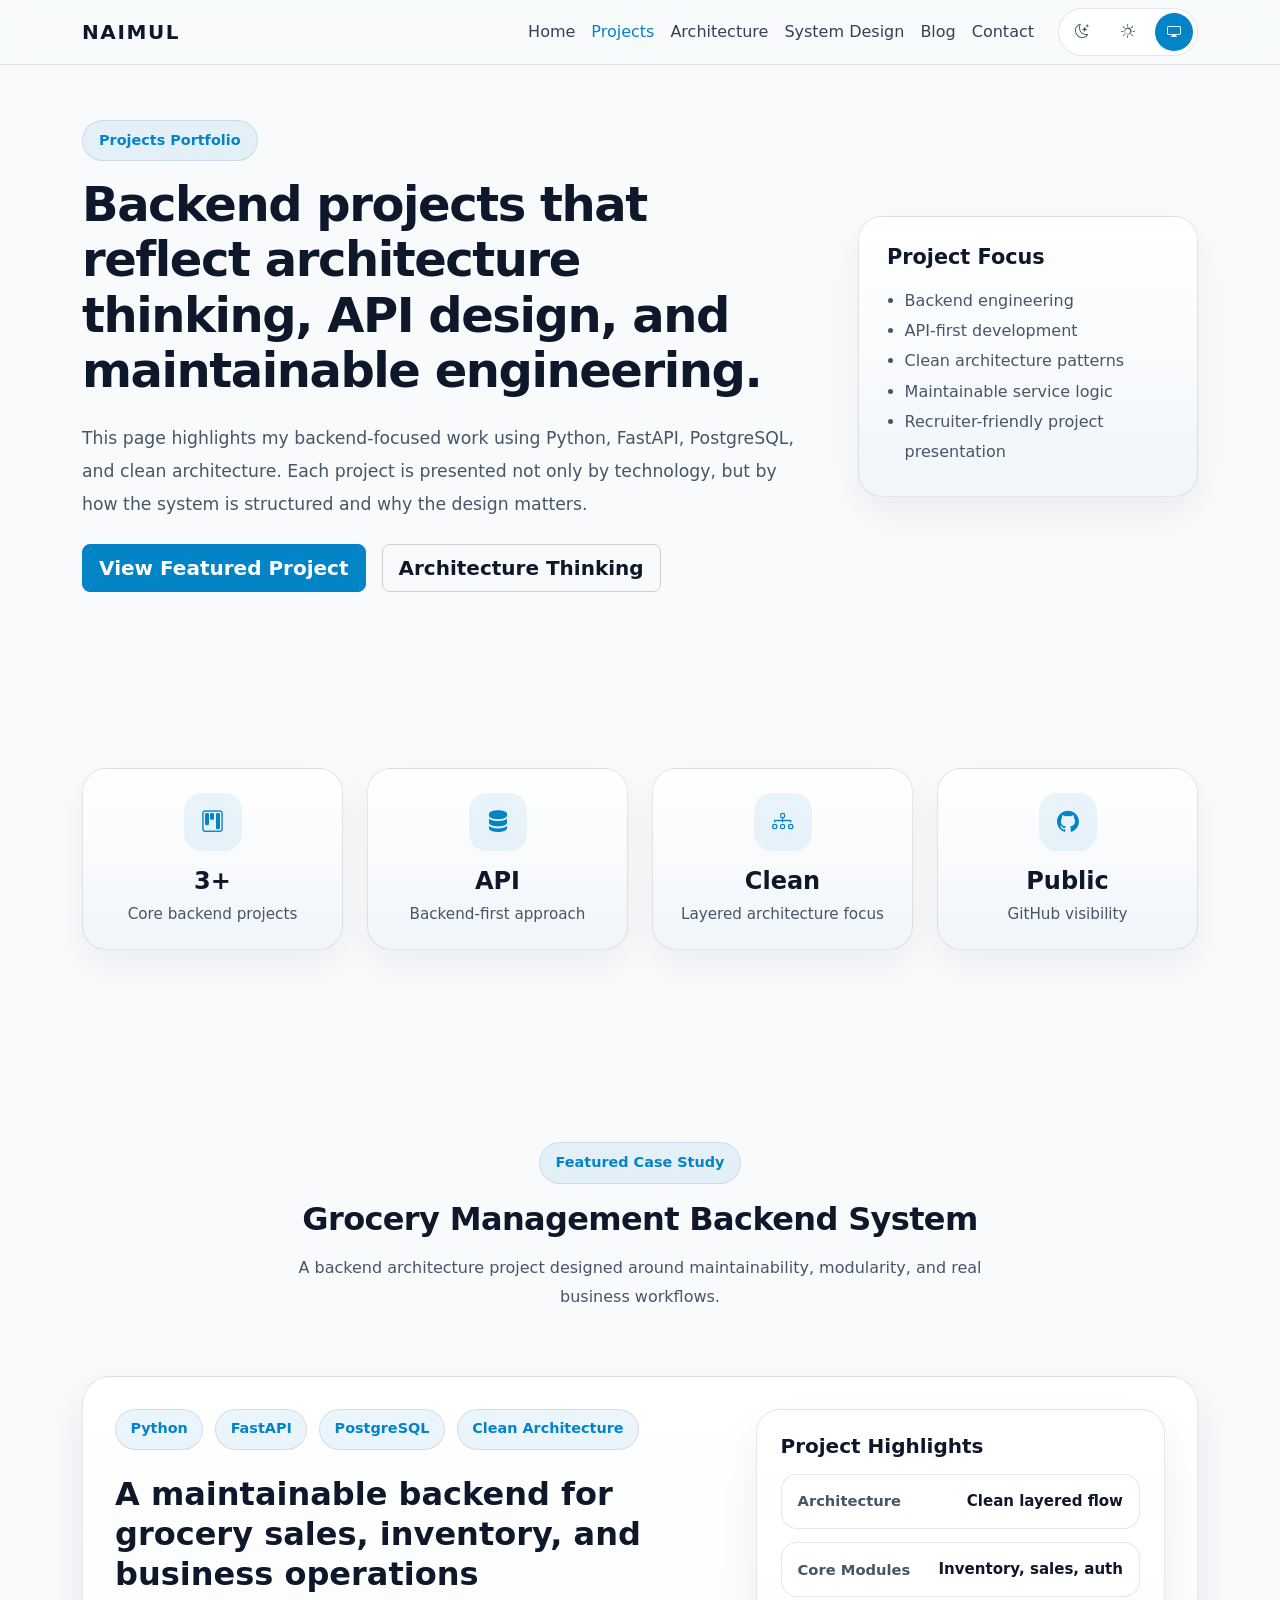
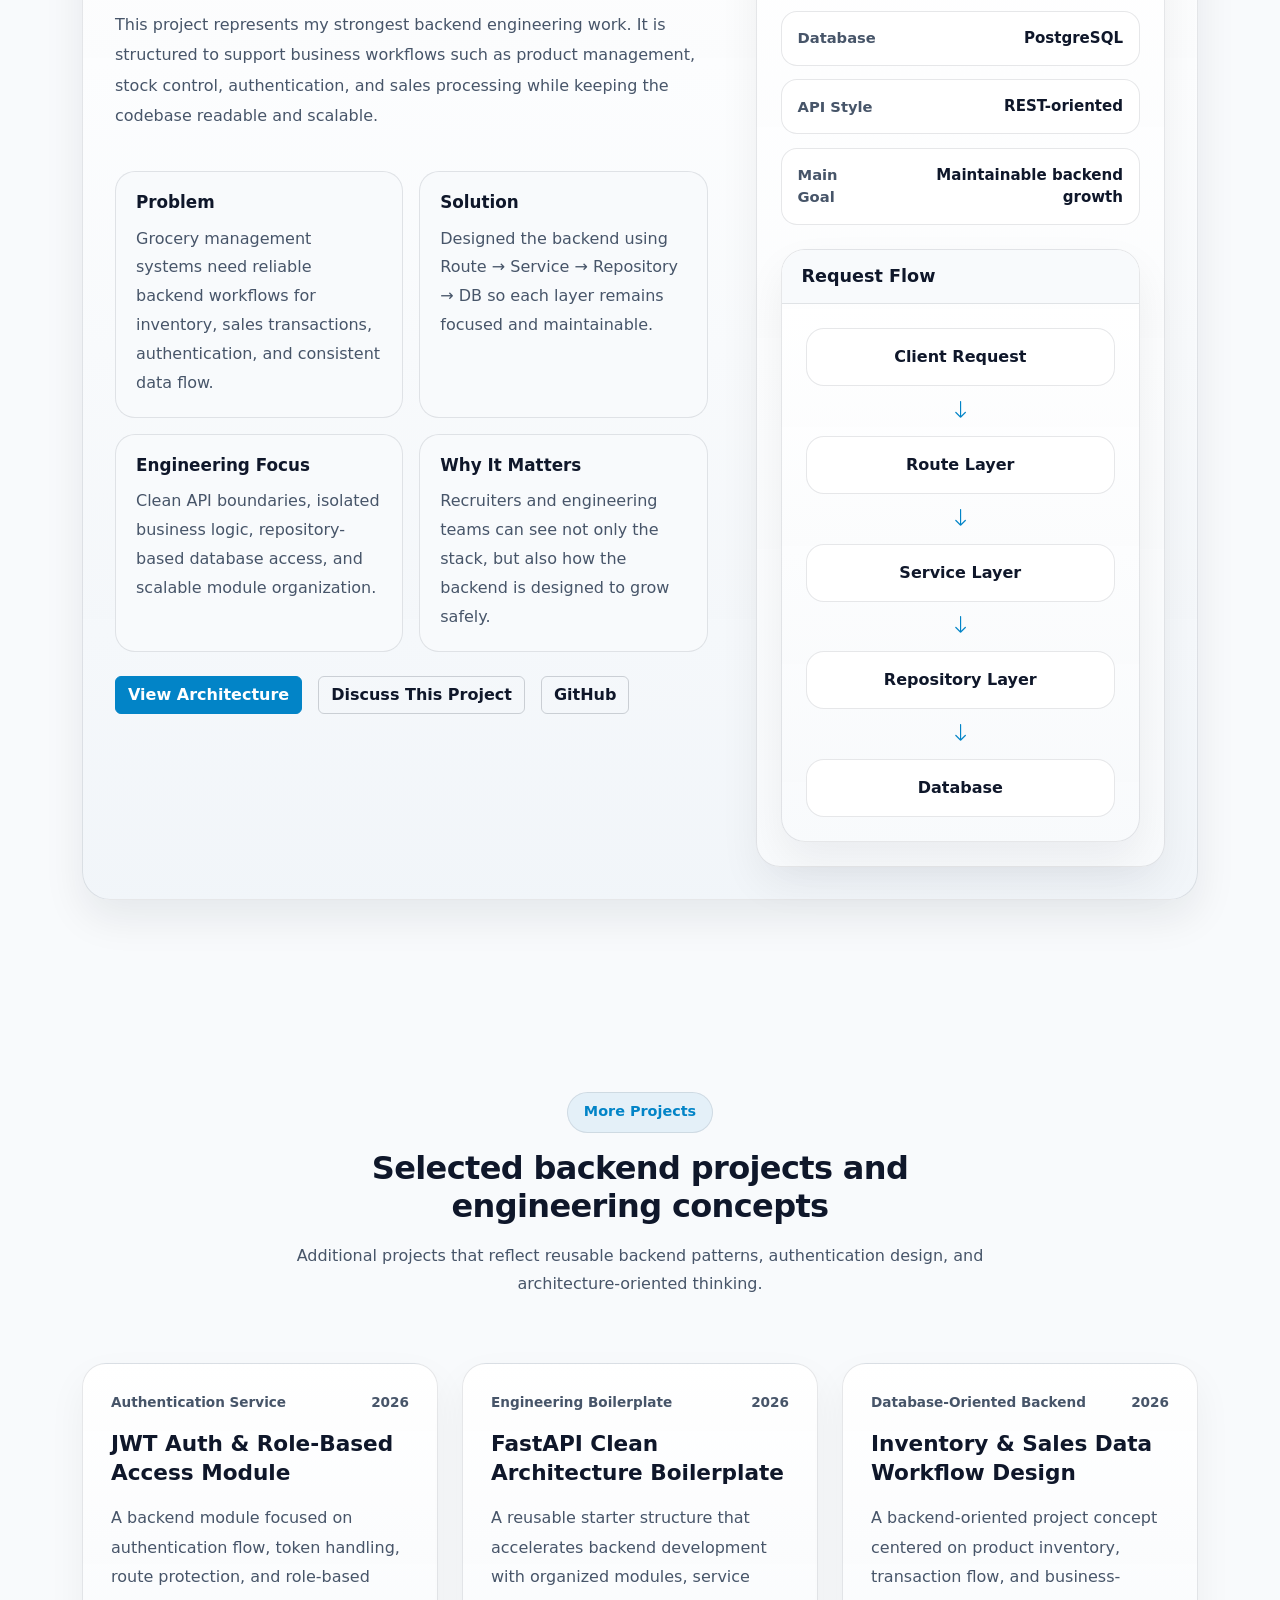
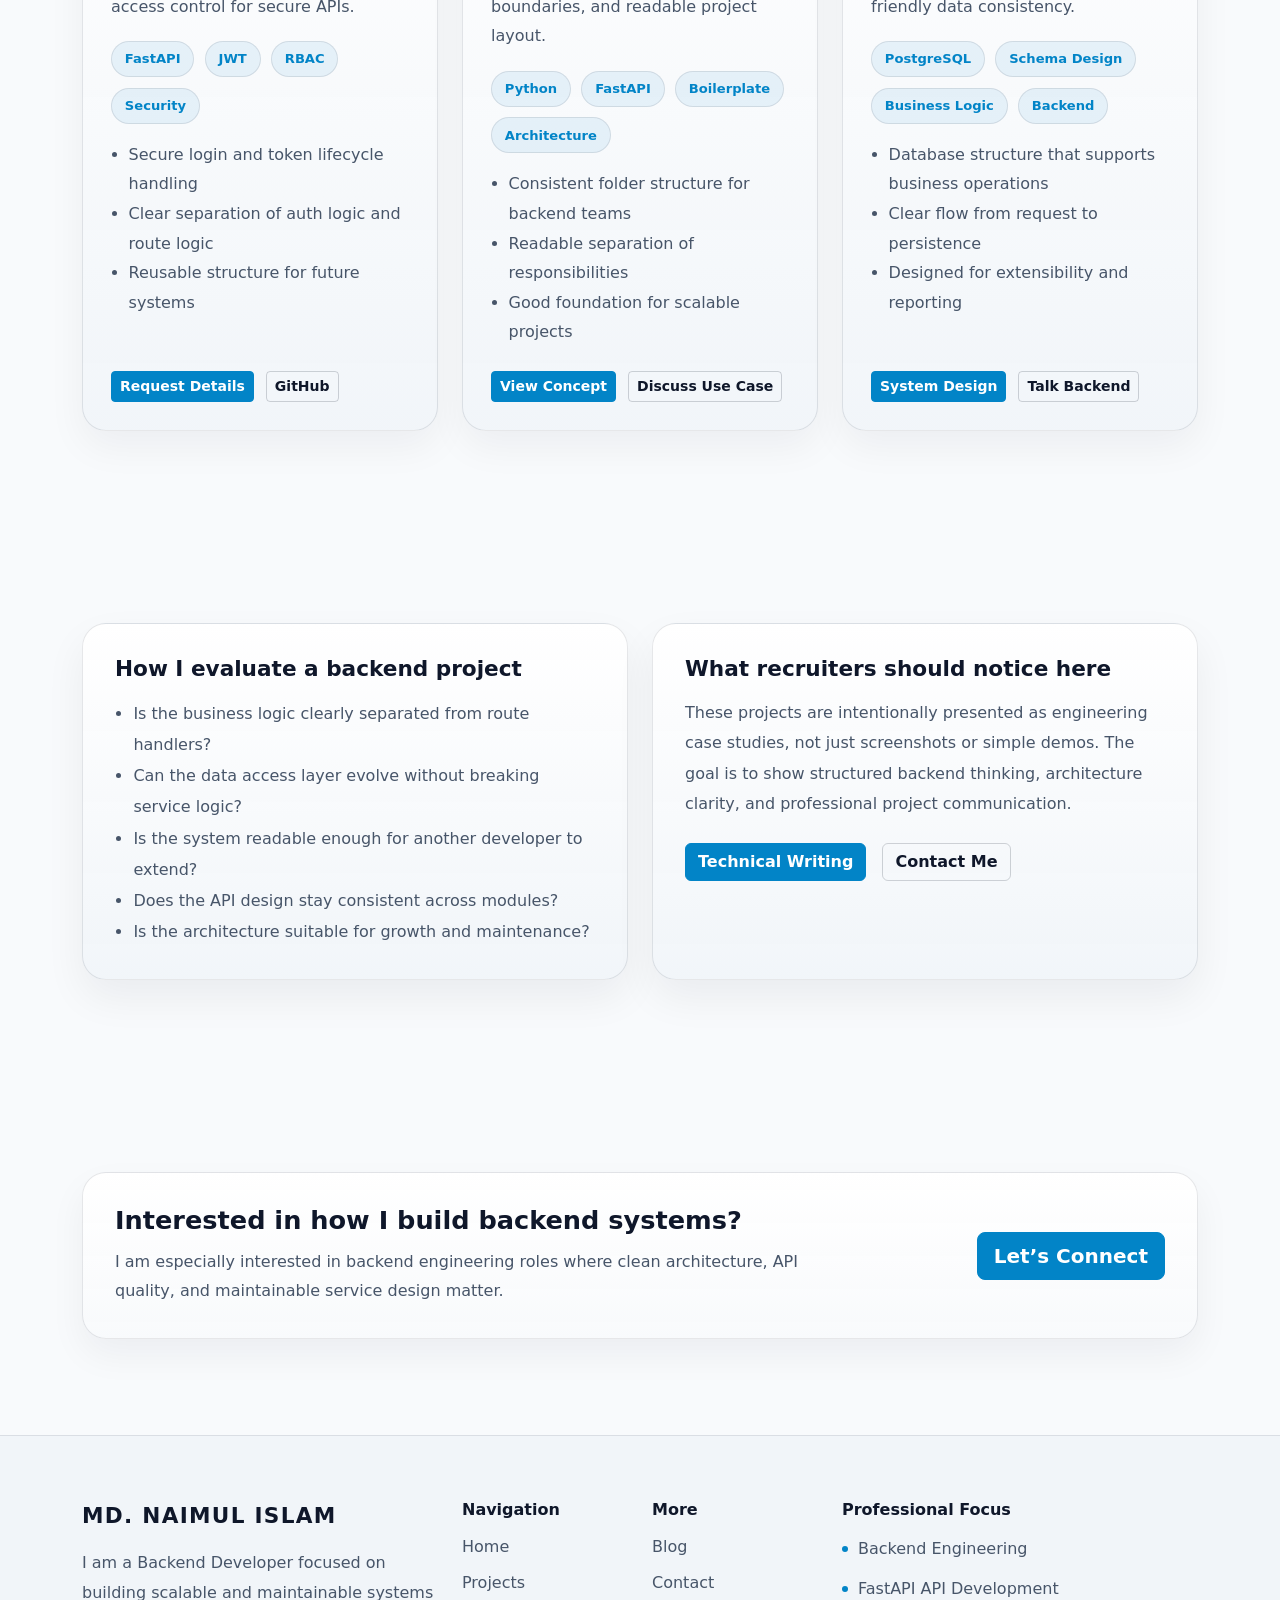
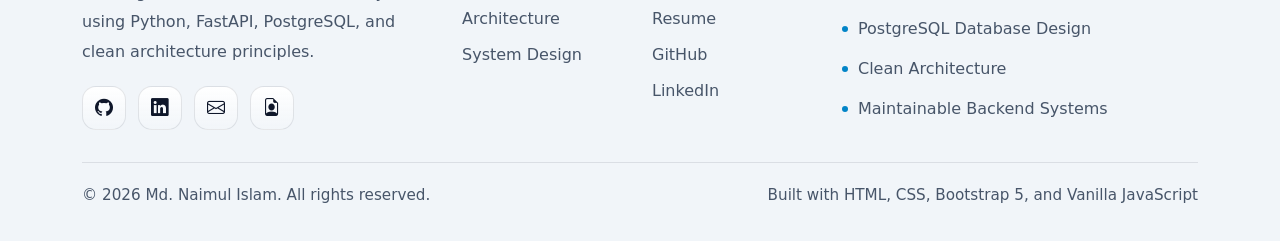
<file: projects.html>
<!DOCTYPE html>
<html lang="en" data-theme="dark">

<head>
    <!--
        =========================================================
        Portfolio: Md. Naimul Islam
        Page     : Projects
        Stack    : HTML + Bootstrap 5 + Vanilla JavaScript
        Purpose  : Showcase backend projects with architecture focus
        =========================================================
    -->

    <meta charset="UTF-8">
    <meta name="viewport" content="width=device-width, initial-scale=1.0">
    <meta name="description"
        content="Projects by Md. Naimul Islam. Backend engineering portfolio featuring Python, FastAPI, PostgreSQL, and clean architecture projects.">

    <title>Projects | Md. Naimul Islam</title>

    <!-- Bootstrap CSS -->
    <link href="https://cdn.jsdelivr.net/npm/bootstrap@5.3.2/dist/css/bootstrap.min.css" rel="stylesheet">

    <!-- Bootstrap Icons -->
    <link rel="stylesheet" href="https://cdn.jsdelivr.net/npm/bootstrap-icons@1.11.1/font/bootstrap-icons.css">

    <!-- Shared Styles -->
    <link rel="stylesheet" href="css/main.css">

    <!-- Theme Styles -->
    <link rel="stylesheet" href="css/theme-dark.css">
    <link rel="stylesheet" href="css/theme-light.css">
</head>

<body>
    <!-- Back to Top Button -->
    <button id="backToTopBtn" class="back-to-top-btn" aria-label="Back to top">
        <i class="bi bi-arrow-up"></i>
    </button>


    <!-- ======================================
         NAVBAR
         ====================================== -->
    <nav class="navbar navbar-expand-lg fixed-top custom-navbar">
        <div class="container">
            <a class="navbar-brand fw-bold brand-logo" href="index.html">NAIMUL</a>

            <button class="navbar-toggler custom-toggler" type="button" data-bs-toggle="collapse"
                data-bs-target="#navbarMenu" aria-controls="navbarMenu" aria-expanded="false"
                aria-label="Toggle navigation">
                <span class="navbar-toggler-icon"></span>
            </button>

            <div class="collapse navbar-collapse" id="navbarMenu">
                <ul class="navbar-nav ms-auto align-items-lg-center">
                    <li class="nav-item">
                        <a class="nav-link" href="index.html">Home</a>
                    </li>

                    <li class="nav-item">
                        <a class="nav-link active" href="projects.html">Projects</a>
                    </li>

                    <li class="nav-item">
                        <a class="nav-link" href="architecture.html">Architecture</a>
                    </li>

                    <li class="nav-item">
                        <a class="nav-link" href="system-design.html">System Design</a>
                    </li>

                    <li class="nav-item">
                        <a class="nav-link" href="blog.html">Blog</a>
                    </li>

                    <li class="nav-item">
                        <a class="nav-link" href="contact.html">Contact</a>
                    </li>

                    <!-- Theme Selector -->
                    <li class="nav-item ms-lg-3 mt-3 mt-lg-0">
                        <div class="theme-switcher d-flex align-items-center gap-2">
                            <button class="btn btn-sm theme-btn" data-theme-value="dark" title="Dark mode"
                                aria-label="Switch to dark mode">
                                <i class="bi bi-moon-stars"></i>
                            </button>

                            <button class="btn btn-sm theme-btn" data-theme-value="light" title="Light mode"
                                aria-label="Switch to light mode">
                                <i class="bi bi-sun"></i>
                            </button>

                            <button class="btn btn-sm theme-btn" data-theme-value="system" title="System theme"
                                aria-label="Use system theme">
                                <i class="bi bi-display"></i>
                            </button>
                        </div>
                    </li>
                </ul>
            </div>
        </div>
    </nav>

    <!-- ======================================
         PAGE HERO
         ====================================== -->
    <section class="inner-page-hero d-flex align-items-center">
        <div class="container">
            <div class="row align-items-center g-5">
                <div class="col-lg-8">
                    <span class="section-badge mb-3 d-inline-block">Projects Portfolio</span>

                    <h1 class="inner-page-title">
                        Backend projects that reflect architecture thinking, API design, and maintainable engineering.
                    </h1>

                    <p class="inner-page-description mt-4">
                        This page highlights my backend-focused work using Python, FastAPI, PostgreSQL,
                        and clean architecture. Each project is presented not only by technology,
                        but by how the system is structured and why the design matters.
                    </p>

                    <div class="mt-4 d-flex flex-wrap gap-3">
                        <a href="#featured-project" class="btn btn-accent btn-lg">View Featured Project</a>
                        <a href="architecture.html" class="btn btn-outline-theme btn-lg">Architecture Thinking</a>
                    </div>
                </div>

                <div class="col-lg-4">
                    <div class="page-summary-card">
                        <h3 class="page-summary-title">Project Focus</h3>

                        <ul class="page-summary-list">
                            <li>Backend engineering</li>
                            <li>API-first development</li>
                            <li>Clean architecture patterns</li>
                            <li>Maintainable service logic</li>
                            <li>Recruiter-friendly project presentation</li>
                        </ul>
                    </div>
                </div>
            </div>
        </div>
    </section>

    <!-- ======================================
         PROJECTS OVERVIEW
         ====================================== -->
    <section class="section-spacing section-projects-overview">
        <div class="container">
            <div class="row g-4">
                <div class="col-md-6 col-xl-3">
                    <div class="portfolio-metric-card h-100">
                        <div class="portfolio-metric-icon">
                            <i class="bi bi-kanban"></i>
                        </div>
                        <span class="portfolio-metric-number">3+</span>
                        <span class="portfolio-metric-label">Core backend projects</span>
                    </div>
                </div>

                <div class="col-md-6 col-xl-3">
                    <div class="portfolio-metric-card h-100">
                        <div class="portfolio-metric-icon">
                            <i class="bi bi-server"></i>
                        </div>
                        <span class="portfolio-metric-number">API</span>
                        <span class="portfolio-metric-label">Backend-first approach</span>
                    </div>
                </div>

                <div class="col-md-6 col-xl-3">
                    <div class="portfolio-metric-card h-100">
                        <div class="portfolio-metric-icon">
                            <i class="bi bi-diagram-3"></i>
                        </div>
                        <span class="portfolio-metric-number">Clean</span>
                        <span class="portfolio-metric-label">Layered architecture focus</span>
                    </div>
                </div>

                <div class="col-md-6 col-xl-3">
                    <div class="portfolio-metric-card h-100">
                        <div class="portfolio-metric-icon">
                            <i class="bi bi-github"></i>
                        </div>
                        <span class="portfolio-metric-number">Public</span>
                        <span class="portfolio-metric-label">GitHub visibility</span>
                    </div>
                </div>
            </div>
        </div>
    </section>

    <!-- ======================================
         FEATURED PROJECT
         ====================================== -->
    <section id="featured-project" class="section-spacing section-project-case-study">
        <div class="container">
            <div class="row justify-content-center text-center mb-5">
                <div class="col-lg-8">
                    <span class="section-badge mb-3 d-inline-block">Featured Case Study</span>
                    <h2 class="section-title mb-3">Grocery Management Backend System</h2>
                    <p class="section-description">
                        A backend architecture project designed around maintainability,
                        modularity, and real business workflows.
                    </p>
                </div>
            </div>

            <div class="project-case-study-card">
                <div class="row g-5 align-items-stretch">
                    <div class="col-lg-7">
                        <div class="case-study-content">
                            <div class="project-meta-list mb-4">
                                <span class="project-tech-badge">Python</span>
                                <span class="project-tech-badge">FastAPI</span>
                                <span class="project-tech-badge">PostgreSQL</span>
                                <span class="project-tech-badge">Clean Architecture</span>
                            </div>

                            <h3 class="case-study-title">
                                A maintainable backend for grocery sales, inventory, and business operations
                            </h3>

                            <p class="case-study-text mt-3">
                                This project represents my strongest backend engineering work.
                                It is structured to support business workflows such as product management,
                                stock control, authentication, and sales processing while keeping the codebase
                                readable and scalable.
                            </p>

                            <div class="row g-3 mt-4">
                                <div class="col-md-6">
                                    <div class="case-study-block">
                                        <h4 class="case-study-block-title">Problem</h4>
                                        <p class="case-study-block-text">
                                            Grocery management systems need reliable backend workflows for inventory,
                                            sales transactions, authentication, and consistent data flow.
                                        </p>
                                    </div>
                                </div>

                                <div class="col-md-6">
                                    <div class="case-study-block">
                                        <h4 class="case-study-block-title">Solution</h4>
                                        <p class="case-study-block-text">
                                            Designed the backend using Route → Service → Repository → DB
                                            so each layer remains focused and maintainable.
                                        </p>
                                    </div>
                                </div>

                                <div class="col-md-6">
                                    <div class="case-study-block">
                                        <h4 class="case-study-block-title">Engineering Focus</h4>
                                        <p class="case-study-block-text">
                                            Clean API boundaries, isolated business logic, repository-based
                                            database access, and scalable module organization.
                                        </p>
                                    </div>
                                </div>

                                <div class="col-md-6">
                                    <div class="case-study-block">
                                        <h4 class="case-study-block-title">Why It Matters</h4>
                                        <p class="case-study-block-text">
                                            Recruiters and engineering teams can see not only the stack,
                                            but also how the backend is designed to grow safely.
                                        </p>
                                    </div>
                                </div>
                            </div>

                            <div class="mt-4 d-flex flex-wrap gap-3">
                                <a href="architecture.html" class="btn btn-accent">View Architecture</a>
                                <a href="contact.html" class="btn btn-outline-theme">Discuss This Project</a>
                                <a href="https://github.com/mdnaimul16" target="_blank" rel="noopener noreferrer"
                                    class="btn btn-outline-theme">GitHub</a>
                            </div>
                        </div>
                    </div>

                    <div class="col-lg-5">
                        <div class="case-study-sidebar h-100">
                            <h3 class="case-study-sidebar-title">Project Highlights</h3>

                            <div class="case-study-highlight-list">
                                <div class="case-study-highlight-item">
                                    <span class="case-study-highlight-label">Architecture</span>
                                    <span class="case-study-highlight-value">Clean layered flow</span>
                                </div>

                                <div class="case-study-highlight-item">
                                    <span class="case-study-highlight-label">Core Modules</span>
                                    <span class="case-study-highlight-value">Inventory, sales, auth</span>
                                </div>

                                <div class="case-study-highlight-item">
                                    <span class="case-study-highlight-label">Database</span>
                                    <span class="case-study-highlight-value">PostgreSQL</span>
                                </div>

                                <div class="case-study-highlight-item">
                                    <span class="case-study-highlight-label">API Style</span>
                                    <span class="case-study-highlight-value">REST-oriented</span>
                                </div>

                                <div class="case-study-highlight-item">
                                    <span class="case-study-highlight-label">Main Goal</span>
                                    <span class="case-study-highlight-value">Maintainable backend growth</span>
                                </div>
                            </div>

                            <div class="architecture-flow-card mt-4">
                                <div class="architecture-flow-header">
                                    <h4 class="architecture-flow-title mb-0">Request Flow</h4>
                                </div>

                                <div class="architecture-flow-body">
                                    <div class="flow-step">Client Request</div>
                                    <div class="flow-arrow"><i class="bi bi-arrow-down"></i></div>
                                    <div class="flow-step">Route Layer</div>
                                    <div class="flow-arrow"><i class="bi bi-arrow-down"></i></div>
                                    <div class="flow-step">Service Layer</div>
                                    <div class="flow-arrow"><i class="bi bi-arrow-down"></i></div>
                                    <div class="flow-step">Repository Layer</div>
                                    <div class="flow-arrow"><i class="bi bi-arrow-down"></i></div>
                                    <div class="flow-step">Database</div>
                                </div>
                            </div>
                        </div>
                    </div>
                </div>
            </div>
        </div>
    </section>

    <!-- ======================================
         PROJECT GRID
         ====================================== -->
    <section class="section-spacing section-project-grid">
        <div class="container">
            <div class="row justify-content-center text-center mb-5">
                <div class="col-lg-8">
                    <span class="section-badge mb-3 d-inline-block">More Projects</span>
                    <h2 class="section-title mb-3">Selected backend projects and engineering concepts</h2>
                    <p class="section-description">
                        Additional projects that reflect reusable backend patterns,
                        authentication design, and architecture-oriented thinking.
                    </p>
                </div>
            </div>

            <div class="row g-4">
                <div class="col-md-6 col-xl-4">
                    <article class="detailed-project-card h-100">
                        <div class="detailed-project-top">
                            <span class="detailed-project-type">Authentication Service</span>
                            <span class="detailed-project-year">2026</span>
                        </div>

                        <h3 class="detailed-project-title">JWT Auth & Role-Based Access Module</h3>

                        <p class="detailed-project-text">
                            A backend module focused on authentication flow, token handling,
                            route protection, and role-based access control for secure APIs.
                        </p>

                        <div class="detailed-project-tags">
                            <span class="project-preview-tag">FastAPI</span>
                            <span class="project-preview-tag">JWT</span>
                            <span class="project-preview-tag">RBAC</span>
                            <span class="project-preview-tag">Security</span>
                        </div>

                        <ul class="detailed-project-points">
                            <li>Secure login and token lifecycle handling</li>
                            <li>Clear separation of auth logic and route logic</li>
                            <li>Reusable structure for future systems</li>
                        </ul>

                        <div class="project-preview-footer mt-auto">
                            <a href="contact.html" class="btn btn-accent btn-sm">Request Details</a>
                            <a href="https://github.com/mdnaimul16" target="_blank" rel="noopener noreferrer"
                                class="btn btn-outline-theme btn-sm">GitHub</a>
                        </div>
                    </article>
                </div>

                <div class="col-md-6 col-xl-4">
                    <article class="detailed-project-card h-100">
                        <div class="detailed-project-top">
                            <span class="detailed-project-type">Engineering Boilerplate</span>
                            <span class="detailed-project-year">2026</span>
                        </div>

                        <h3 class="detailed-project-title">FastAPI Clean Architecture Boilerplate</h3>

                        <p class="detailed-project-text">
                            A reusable starter structure that accelerates backend development
                            with organized modules, service boundaries, and readable project layout.
                        </p>

                        <div class="detailed-project-tags">
                            <span class="project-preview-tag">Python</span>
                            <span class="project-preview-tag">FastAPI</span>
                            <span class="project-preview-tag">Boilerplate</span>
                            <span class="project-preview-tag">Architecture</span>
                        </div>

                        <ul class="detailed-project-points">
                            <li>Consistent folder structure for backend teams</li>
                            <li>Readable separation of responsibilities</li>
                            <li>Good foundation for scalable projects</li>
                        </ul>

                        <div class="project-preview-footer mt-auto">
                            <a href="architecture.html" class="btn btn-accent btn-sm">View Concept</a>
                            <a href="contact.html" class="btn btn-outline-theme btn-sm">Discuss Use Case</a>
                        </div>
                    </article>
                </div>

                <div class="col-md-6 col-xl-4">
                    <article class="detailed-project-card h-100">
                        <div class="detailed-project-top">
                            <span class="detailed-project-type">Database-Oriented Backend</span>
                            <span class="detailed-project-year">2026</span>
                        </div>

                        <h3 class="detailed-project-title">Inventory & Sales Data Workflow Design</h3>

                        <p class="detailed-project-text">
                            A backend-oriented project concept centered on product inventory,
                            transaction flow, and business-friendly data consistency.
                        </p>

                        <div class="detailed-project-tags">
                            <span class="project-preview-tag">PostgreSQL</span>
                            <span class="project-preview-tag">Schema Design</span>
                            <span class="project-preview-tag">Business Logic</span>
                            <span class="project-preview-tag">Backend</span>
                        </div>

                        <ul class="detailed-project-points">
                            <li>Database structure that supports business operations</li>
                            <li>Clear flow from request to persistence</li>
                            <li>Designed for extensibility and reporting</li>
                        </ul>

                        <div class="project-preview-footer mt-auto">
                            <a href="system-design.html" class="btn btn-accent btn-sm">System Design</a>
                            <a href="contact.html" class="btn btn-outline-theme btn-sm">Talk Backend</a>
                        </div>
                    </article>
                </div>
            </div>
        </div>
    </section>

    <!-- ======================================
         ENGINEERING APPROACH SECTION
         ====================================== -->
    <section class="section-spacing section-engineering-approach">
        <div class="container">
            <div class="row g-4 align-items-stretch">
                <div class="col-lg-6">
                    <div class="engineering-approach-card h-100">
                        <h3 class="engineering-approach-title">How I evaluate a backend project</h3>

                        <ul class="engineering-approach-list">
                            <li>Is the business logic clearly separated from route handlers?</li>
                            <li>Can the data access layer evolve without breaking service logic?</li>
                            <li>Is the system readable enough for another developer to extend?</li>
                            <li>Does the API design stay consistent across modules?</li>
                            <li>Is the architecture suitable for growth and maintenance?</li>
                        </ul>
                    </div>
                </div>

                <div class="col-lg-6">
                    <div class="engineering-approach-card h-100">
                        <h3 class="engineering-approach-title">What recruiters should notice here</h3>

                        <p class="engineering-approach-text">
                            These projects are intentionally presented as engineering case studies,
                            not just screenshots or simple demos. The goal is to show structured
                            backend thinking, architecture clarity, and professional project communication.
                        </p>

                        <div class="mt-4 d-flex flex-wrap gap-3">
                            <a href="blog.html" class="btn btn-accent">Technical Writing</a>
                            <a href="contact.html" class="btn btn-outline-theme">Contact Me</a>
                        </div>
                    </div>
                </div>
            </div>
        </div>
    </section>

    <!-- ======================================
         PROJECT CTA
         ====================================== -->
    <section class="section-spacing section-project-page-cta">
        <div class="container">
            <div class="project-page-cta-box">
                <div class="row g-4 align-items-center">
                    <div class="col-lg-8">
                        <h2 class="project-page-cta-title">
                            Interested in how I build backend systems?
                        </h2>
                        <p class="project-page-cta-text mb-0">
                            I am especially interested in backend engineering roles where clean architecture,
                            API quality, and maintainable service design matter.
                        </p>
                    </div>

                    <div class="col-lg-4 text-lg-end">
                        <a href="contact.html" class="btn btn-accent btn-lg">Let’s Connect</a>
                    </div>
                </div>
            </div>
        </div>
    </section>

    <!-- ======================================
     FOOTER
     ====================================== -->
    <footer class="site-footer">
    <div class="container">
        <div class="footer-main">
            <div class="row g-4">

                <div class="col-lg-4">
                    <div class="footer-brand-block">

                        <a href="index.html" class="footer-brand">Md. Naimul Islam</a>

                        <p class="footer-brand-text">
                            I am a Backend Developer focused on building scalable and maintainable systems using Python, 
                            FastAPI, PostgreSQL, and clean architecture principles.
                        </p>

                        <div class="footer-social-links">

                            <!-- GitHub -->
                            <a href="https://github.com/mdnaimul404"
                               target="_blank"
                               rel="noopener noreferrer"
                               class="footer-social-link"
                               aria-label="GitHub">
                                <i class="bi bi-github"></i>
                            </a>

                            <!-- LinkedIn -->
                            <a href="https://www.linkedin.com/in/naimul404/"
                               target="_blank"
                               rel="noopener noreferrer"
                               class="footer-social-link"
                               aria-label="LinkedIn">
                                <i class="bi bi-linkedin"></i>
                            </a>

                            <!-- Email -->
                            <a href="mailto:md.naimul16@gmail.com"
                               class="footer-social-link"
                               aria-label="Email">
                                <i class="bi bi-envelope"></i>
                            </a>

                            <!-- Resume -->
                            <a href="resume/md_naimul_islam_resume.pdf"
                               target="_blank"
                               rel="noopener noreferrer"
                               class="footer-social-link"
                               aria-label="Resume">
                                <i class="bi bi-file-earmark-person"></i>
                            </a>

                        </div>
                    </div>
                </div>


                <div class="col-sm-6 col-lg-2">
                    <div class="footer-links-block">
                        <h3 class="footer-block-title">Navigation</h3>

                        <ul class="footer-links-list">
                            <li><a href="index.html">Home</a></li>
                            <li><a href="projects.html">Projects</a></li>
                            <li><a href="architecture.html">Architecture</a></li>
                            <li><a href="system-design.html">System Design</a></li>
                        </ul>
                    </div>
                </div>


                <div class="col-sm-6 col-lg-2">
                    <div class="footer-links-block">
                        <h3 class="footer-block-title">More</h3>

                        <ul class="footer-links-list">
                            <li><a href="blog.html">Blog</a></li>
                            <li><a href="contact.html">Contact</a></li>

                            <li>
                                <a href="resume/md_naimul_islam_resume.pdf"
                                   target="_blank"
                                   rel="noopener noreferrer">
                                   Resume
                                </a>
                            </li>

                            <li>
                                <a href="https://github.com/mdnaimul404"
                                   target="_blank"
                                   rel="noopener noreferrer">
                                   GitHub
                                </a>
                            </li>

                            <li>
                                <a href="https://www.linkedin.com/in/naimul404/"
                                   target="_blank"
                                   rel="noopener noreferrer">
                                   LinkedIn
                                </a>
                            </li>
                        </ul>
                    </div>
                </div>


                <div class="col-lg-4">
                    <div class="footer-contact-block">
                        <h3 class="footer-block-title">Professional Focus</h3>

                        <ul class="footer-focus-list">
                            <li>Backend Engineering</li>
                            <li>FastAPI API Development</li>
                            <li>PostgreSQL Database Design</li>
                            <li>Clean Architecture</li>
                            <li>Maintainable Backend Systems</li>
                        </ul>
                    </div>
                </div>

            </div>
        </div>


        <div class="footer-bottom">
            <div class="row g-3 align-items-center">

                <div class="col-md-6">
                    <p class="footer-copyright mb-0">
                        © 2026 Md. Naimul Islam. All rights reserved.
                    </p>
                </div>

                <div class="col-md-6 text-md-end">
                    <p class="footer-bottom-text mb-0">
                        Built with HTML, CSS, Bootstrap 5, and Vanilla JavaScript
                    </p>
                </div>

            </div>
        </div>

    </div>
</footer>


    <!-- Bootstrap JS -->
    <script src="https://cdn.jsdelivr.net/npm/bootstrap@5.3.2/dist/js/bootstrap.bundle.min.js"></script>

    <!-- Custom Scripts -->
    <script src="js/theme-switcher.js"></script>
    <script src="js/typing-effect.js"></script>
    <script src="js/main.js"></script>
</body>

</html>
</file>
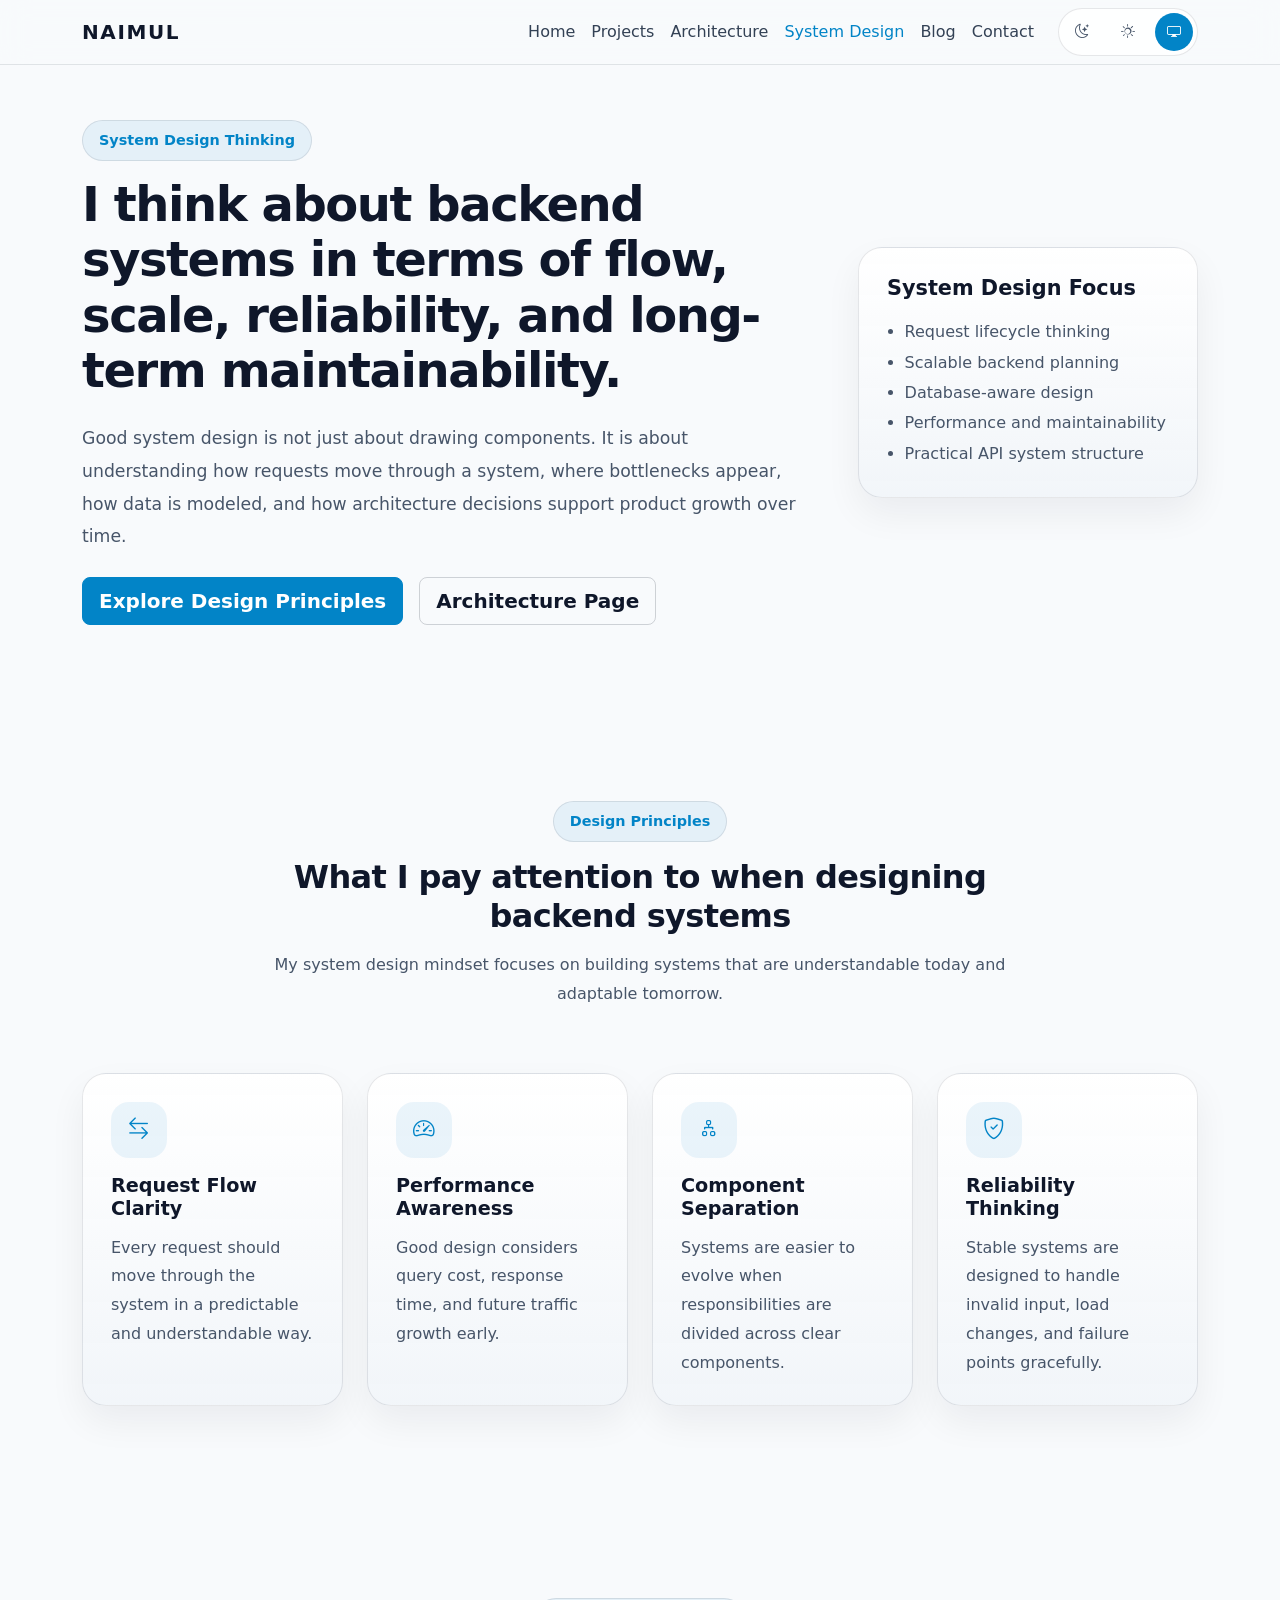
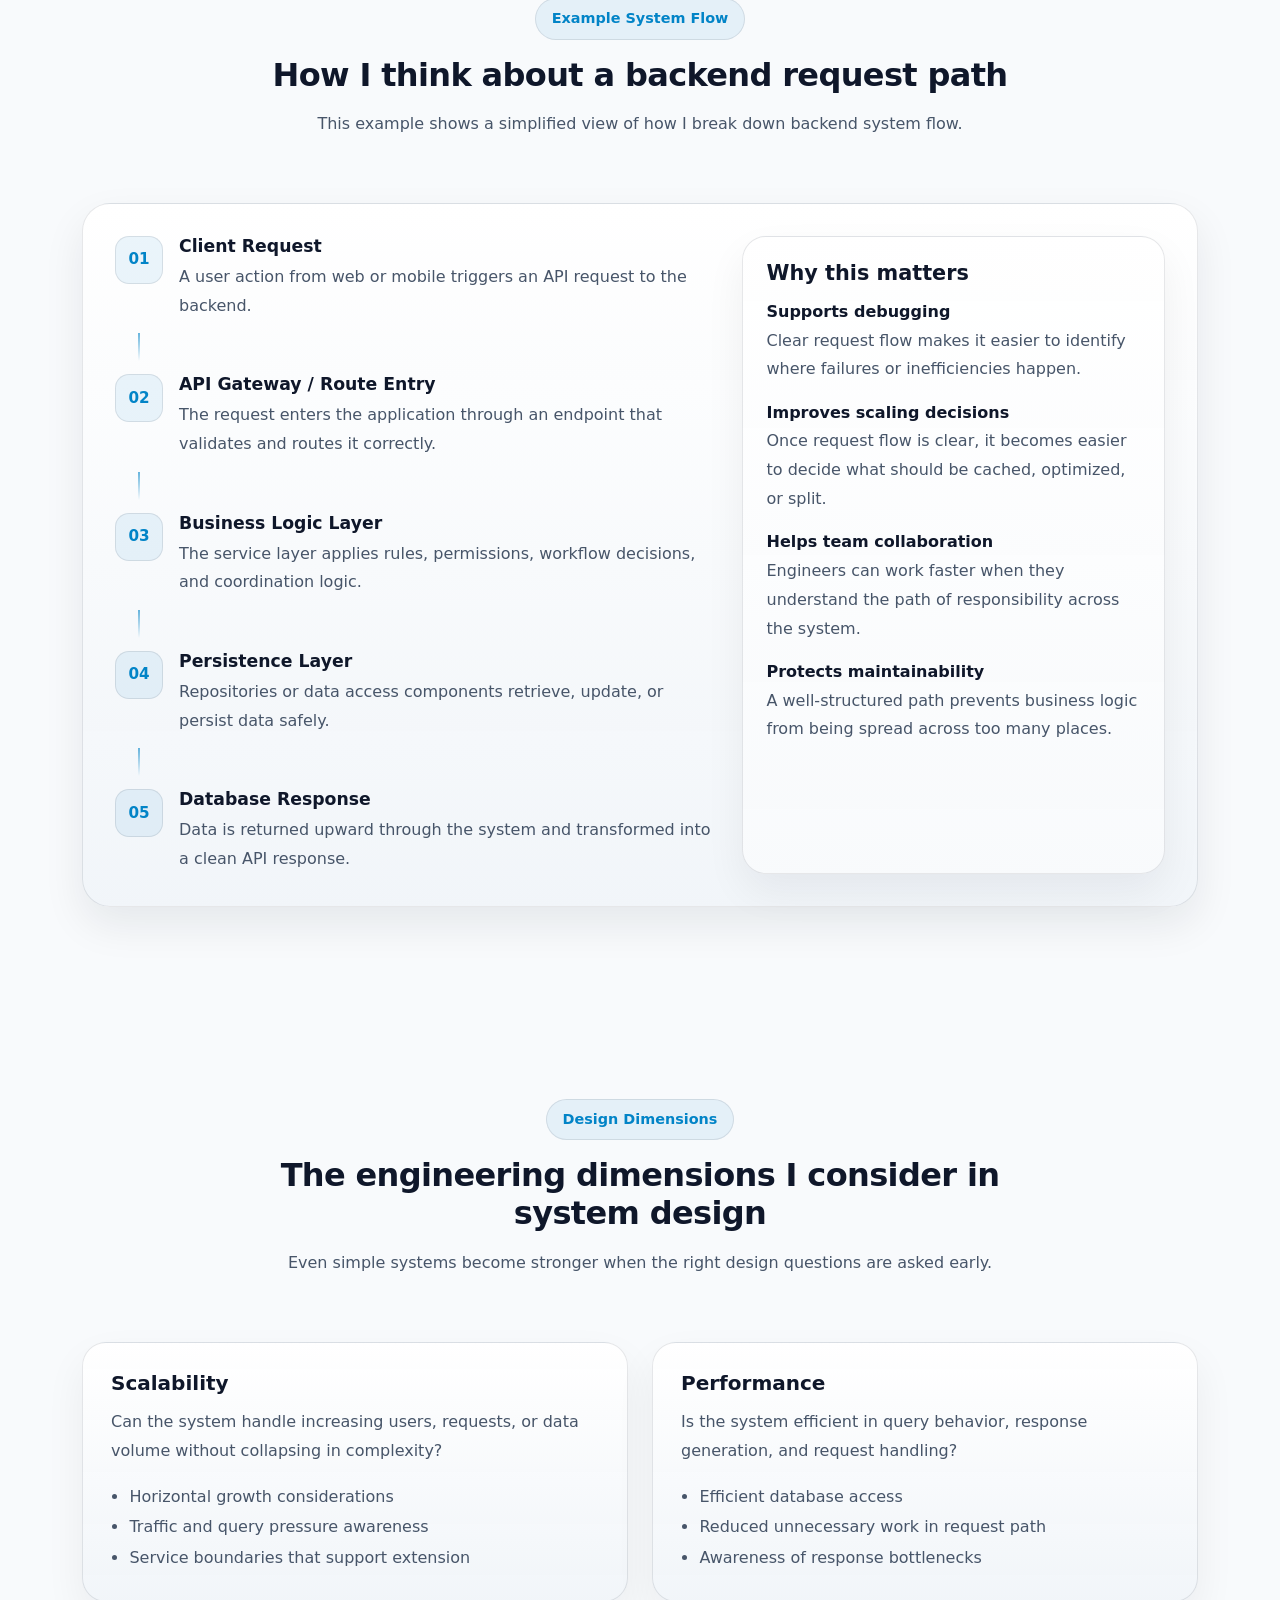
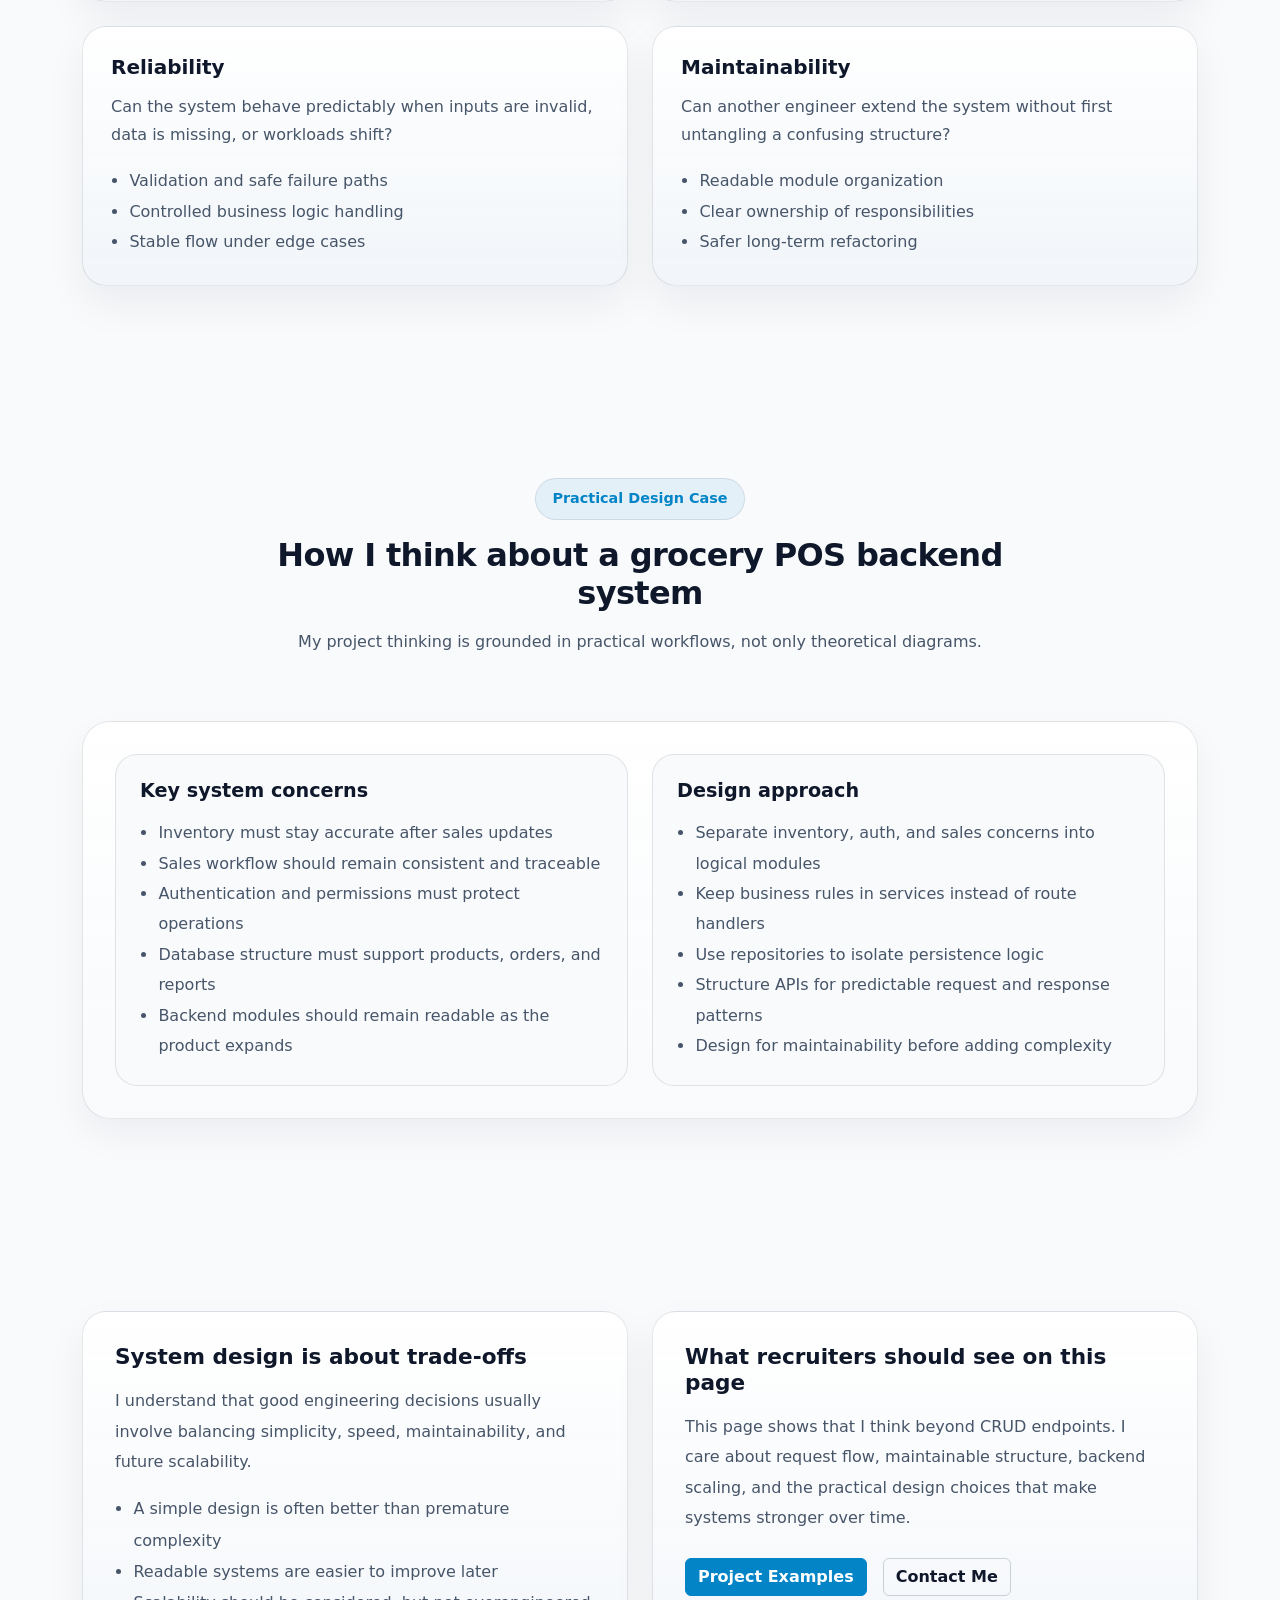
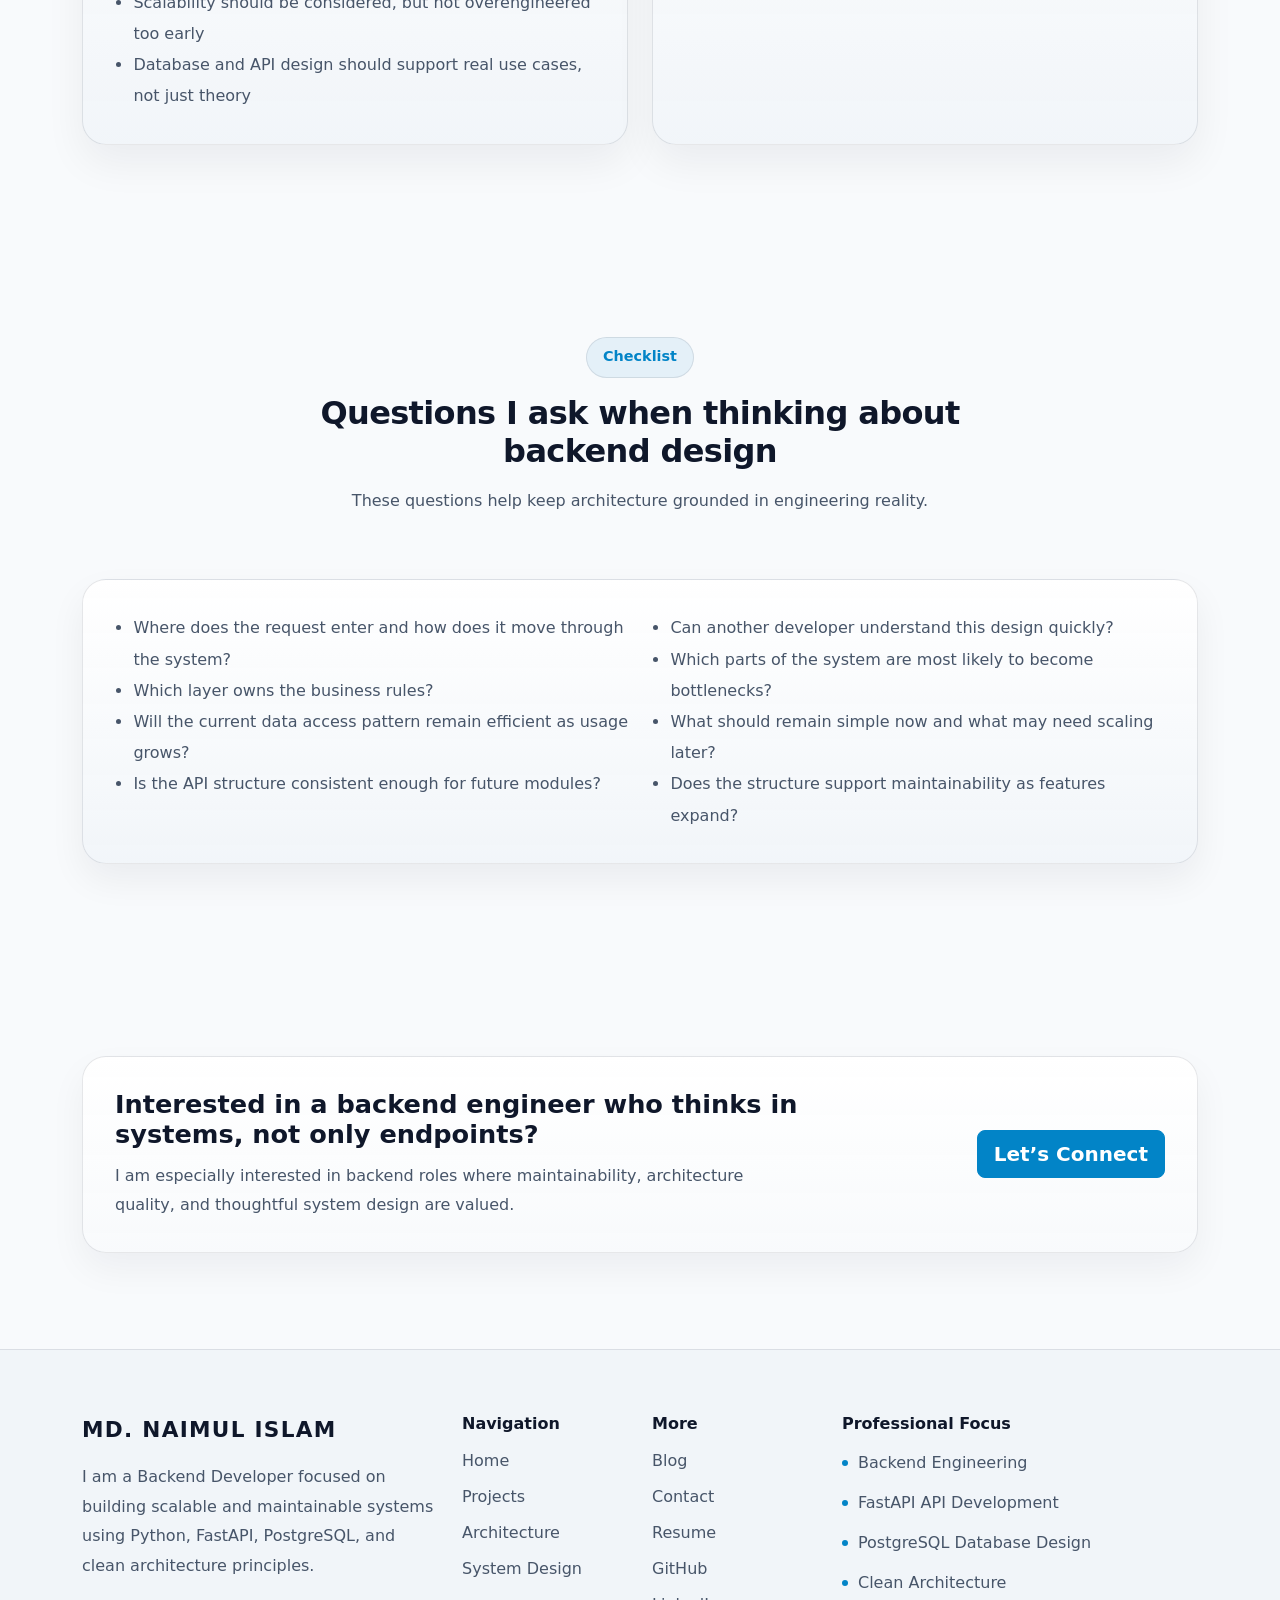
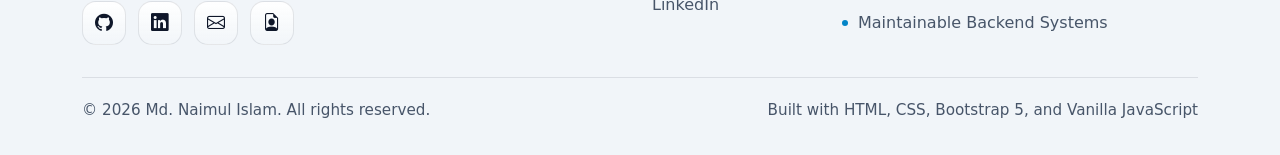
<file: system-design.html>
<!DOCTYPE html>
<html lang="en" data-theme="dark">

<head>
    <!--
        =========================================================
        Portfolio: Md. Naimul Islam
        Page     : System Design
        Stack    : HTML + Bootstrap 5 + Vanilla JavaScript
        Purpose  : Showcase backend system design thinking
        =========================================================
    -->

    <meta charset="UTF-8">
    <meta name="viewport" content="width=device-width, initial-scale=1.0">
    <meta name="description"
        content="System Design page of Md. Naimul Islam. Backend scalability, API design, data flow, architecture thinking, and maintainable system planning.">

    <title>System Design | Md. Naimul Islam</title>

    <!-- Bootstrap CSS -->
    <link href="https://cdn.jsdelivr.net/npm/bootstrap@5.3.2/dist/css/bootstrap.min.css" rel="stylesheet">

    <!-- Bootstrap Icons -->
    <link rel="stylesheet" href="https://cdn.jsdelivr.net/npm/bootstrap-icons@1.11.1/font/bootstrap-icons.css">

    <!-- Shared Styles -->
    <link rel="stylesheet" href="css/main.css">

    <!-- Theme Styles -->
    <link rel="stylesheet" href="css/theme-dark.css">
    <link rel="stylesheet" href="css/theme-light.css">
</head>

<body>

    <!-- Back to Top Button -->
    <button id="backToTopBtn" class="back-to-top-btn" aria-label="Back to top">
        <i class="bi bi-arrow-up"></i>
    </button>

    
    <!-- ======================================
         NAVBAR
         ====================================== -->
    <nav class="navbar navbar-expand-lg fixed-top custom-navbar">
        <div class="container">
            <a class="navbar-brand fw-bold brand-logo" href="index.html">NAIMUL</a>

            <button class="navbar-toggler custom-toggler" type="button" data-bs-toggle="collapse"
                data-bs-target="#navbarMenu" aria-controls="navbarMenu" aria-expanded="false"
                aria-label="Toggle navigation">
                <span class="navbar-toggler-icon"></span>
            </button>

            <div class="collapse navbar-collapse" id="navbarMenu">
                <ul class="navbar-nav ms-auto align-items-lg-center">
                    <li class="nav-item">
                        <a class="nav-link" href="index.html">Home</a>
                    </li>

                    <li class="nav-item">
                        <a class="nav-link" href="projects.html">Projects</a>
                    </li>

                    <li class="nav-item">
                        <a class="nav-link" href="architecture.html">Architecture</a>
                    </li>

                    <li class="nav-item">
                        <a class="nav-link active" href="system-design.html">System Design</a>
                    </li>

                    <li class="nav-item">
                        <a class="nav-link" href="blog.html">Blog</a>
                    </li>

                    <li class="nav-item">
                        <a class="nav-link" href="contact.html">Contact</a>
                    </li>

                    <!-- Theme Selector -->
                    <li class="nav-item ms-lg-3 mt-3 mt-lg-0">
                        <div class="theme-switcher d-flex align-items-center gap-2">
                            <button class="btn btn-sm theme-btn" data-theme-value="dark" title="Dark mode"
                                aria-label="Switch to dark mode">
                                <i class="bi bi-moon-stars"></i>
                            </button>

                            <button class="btn btn-sm theme-btn" data-theme-value="light" title="Light mode"
                                aria-label="Switch to light mode">
                                <i class="bi bi-sun"></i>
                            </button>

                            <button class="btn btn-sm theme-btn" data-theme-value="system" title="System theme"
                                aria-label="Use system theme">
                                <i class="bi bi-display"></i>
                            </button>
                        </div>
                    </li>
                </ul>
            </div>
        </div>
    </nav>

    <!-- ======================================
         PAGE HERO
         ====================================== -->
    <section class="inner-page-hero d-flex align-items-center">
        <div class="container">
            <div class="row align-items-center g-5">
                <div class="col-lg-8">
                    <span class="section-badge mb-3 d-inline-block">System Design Thinking</span>

                    <h1 class="inner-page-title">
                        I think about backend systems in terms of flow, scale, reliability, and long-term maintainability.
                    </h1>

                    <p class="inner-page-description mt-4">
                        Good system design is not just about drawing components. It is about understanding
                        how requests move through a system, where bottlenecks appear, how data is modeled,
                        and how architecture decisions support product growth over time.
                    </p>

                    <div class="mt-4 d-flex flex-wrap gap-3">
                        <a href="#design-principles" class="btn btn-accent btn-lg">Explore Design Principles</a>
                        <a href="architecture.html" class="btn btn-outline-theme btn-lg">Architecture Page</a>
                    </div>
                </div>

                <div class="col-lg-4">
                    <div class="page-summary-card">
                        <h3 class="page-summary-title">System Design Focus</h3>

                        <ul class="page-summary-list">
                            <li>Request lifecycle thinking</li>
                            <li>Scalable backend planning</li>
                            <li>Database-aware design</li>
                            <li>Performance and maintainability</li>
                            <li>Practical API system structure</li>
                        </ul>
                    </div>
                </div>
            </div>
        </div>
    </section>

    <!-- ======================================
         DESIGN PRINCIPLES
         ====================================== -->
    <section id="design-principles" class="section-spacing section-design-principles">
        <div class="container">
            <div class="row justify-content-center text-center mb-5">
                <div class="col-lg-8">
                    <span class="section-badge mb-3 d-inline-block">Design Principles</span>
                    <h2 class="section-title mb-3">What I pay attention to when designing backend systems</h2>
                    <p class="section-description">
                        My system design mindset focuses on building systems that are understandable today
                        and adaptable tomorrow.
                    </p>
                </div>
            </div>

            <div class="row g-4">
                <div class="col-md-6 col-xl-3">
                    <div class="design-principle-card h-100">
                        <div class="design-principle-icon">
                            <i class="bi bi-arrow-left-right"></i>
                        </div>
                        <h3 class="design-principle-title">Request Flow Clarity</h3>
                        <p class="design-principle-text">
                            Every request should move through the system in a predictable and understandable way.
                        </p>
                    </div>
                </div>

                <div class="col-md-6 col-xl-3">
                    <div class="design-principle-card h-100">
                        <div class="design-principle-icon">
                            <i class="bi bi-speedometer2"></i>
                        </div>
                        <h3 class="design-principle-title">Performance Awareness</h3>
                        <p class="design-principle-text">
                            Good design considers query cost, response time, and future traffic growth early.
                        </p>
                    </div>
                </div>

                <div class="col-md-6 col-xl-3">
                    <div class="design-principle-card h-100">
                        <div class="design-principle-icon">
                            <i class="bi bi-diagram-2"></i>
                        </div>
                        <h3 class="design-principle-title">Component Separation</h3>
                        <p class="design-principle-text">
                            Systems are easier to evolve when responsibilities are divided across clear components.
                        </p>
                    </div>
                </div>

                <div class="col-md-6 col-xl-3">
                    <div class="design-principle-card h-100">
                        <div class="design-principle-icon">
                            <i class="bi bi-shield-check"></i>
                        </div>
                        <h3 class="design-principle-title">Reliability Thinking</h3>
                        <p class="design-principle-text">
                            Stable systems are designed to handle invalid input, load changes, and failure points gracefully.
                        </p>
                    </div>
                </div>
            </div>
        </div>
    </section>

    <!-- ======================================
         SYSTEM FLOW SECTION
         ====================================== -->
    <section class="section-spacing section-system-design-flow">
        <div class="container">
            <div class="row justify-content-center text-center mb-5">
                <div class="col-lg-8">
                    <span class="section-badge mb-3 d-inline-block">Example System Flow</span>
                    <h2 class="section-title mb-3">How I think about a backend request path</h2>
                    <p class="section-description">
                        This example shows a simplified view of how I break down backend system flow.
                    </p>
                </div>
            </div>

            <div class="system-design-flow-card">
                <div class="row g-4 align-items-stretch">
                    <div class="col-lg-7">
                        <div class="system-design-flow-left h-100">
                            <div class="design-flow-step">
                                <div class="design-flow-step-index">01</div>
                                <div class="design-flow-step-content">
                                    <h4>Client Request</h4>
                                    <p>
                                        A user action from web or mobile triggers an API request to the backend.
                                    </p>
                                </div>
                            </div>

                            <div class="design-flow-connector"></div>

                            <div class="design-flow-step">
                                <div class="design-flow-step-index">02</div>
                                <div class="design-flow-step-content">
                                    <h4>API Gateway / Route Entry</h4>
                                    <p>
                                        The request enters the application through an endpoint that validates and routes it correctly.
                                    </p>
                                </div>
                            </div>

                            <div class="design-flow-connector"></div>

                            <div class="design-flow-step">
                                <div class="design-flow-step-index">03</div>
                                <div class="design-flow-step-content">
                                    <h4>Business Logic Layer</h4>
                                    <p>
                                        The service layer applies rules, permissions, workflow decisions, and coordination logic.
                                    </p>
                                </div>
                            </div>

                            <div class="design-flow-connector"></div>

                            <div class="design-flow-step">
                                <div class="design-flow-step-index">04</div>
                                <div class="design-flow-step-content">
                                    <h4>Persistence Layer</h4>
                                    <p>
                                        Repositories or data access components retrieve, update, or persist data safely.
                                    </p>
                                </div>
                            </div>

                            <div class="design-flow-connector"></div>

                            <div class="design-flow-step">
                                <div class="design-flow-step-index">05</div>
                                <div class="design-flow-step-content">
                                    <h4>Database Response</h4>
                                    <p>
                                        Data is returned upward through the system and transformed into a clean API response.
                                    </p>
                                </div>
                            </div>
                        </div>
                    </div>

                    <div class="col-lg-5">
                        <div class="system-design-flow-right h-100">
                            <h3 class="system-design-side-title">Why this matters</h3>

                            <div class="system-design-side-point">
                                <h4>Supports debugging</h4>
                                <p>
                                    Clear request flow makes it easier to identify where failures or inefficiencies happen.
                                </p>
                            </div>

                            <div class="system-design-side-point">
                                <h4>Improves scaling decisions</h4>
                                <p>
                                    Once request flow is clear, it becomes easier to decide what should be cached, optimized, or split.
                                </p>
                            </div>

                            <div class="system-design-side-point">
                                <h4>Helps team collaboration</h4>
                                <p>
                                    Engineers can work faster when they understand the path of responsibility across the system.
                                </p>
                            </div>

                            <div class="system-design-side-point">
                                <h4>Protects maintainability</h4>
                                <p>
                                    A well-structured path prevents business logic from being spread across too many places.
                                </p>
                            </div>
                        </div>
                    </div>
                </div>
            </div>
        </div>
    </section>

    <!-- ======================================
         DESIGN DIMENSIONS
         ====================================== -->
    <section class="section-spacing section-design-dimensions">
        <div class="container">
            <div class="row justify-content-center text-center mb-5">
                <div class="col-lg-8">
                    <span class="section-badge mb-3 d-inline-block">Design Dimensions</span>
                    <h2 class="section-title mb-3">The engineering dimensions I consider in system design</h2>
                    <p class="section-description">
                        Even simple systems become stronger when the right design questions are asked early.
                    </p>
                </div>
            </div>

            <div class="row g-4">
                <div class="col-md-6">
                    <div class="design-dimension-card h-100">
                        <h3 class="design-dimension-title">Scalability</h3>
                        <p class="design-dimension-text">
                            Can the system handle increasing users, requests, or data volume without collapsing in complexity?
                        </p>
                        <ul class="design-dimension-list">
                            <li>Horizontal growth considerations</li>
                            <li>Traffic and query pressure awareness</li>
                            <li>Service boundaries that support extension</li>
                        </ul>
                    </div>
                </div>

                <div class="col-md-6">
                    <div class="design-dimension-card h-100">
                        <h3 class="design-dimension-title">Performance</h3>
                        <p class="design-dimension-text">
                            Is the system efficient in query behavior, response generation, and request handling?
                        </p>
                        <ul class="design-dimension-list">
                            <li>Efficient database access</li>
                            <li>Reduced unnecessary work in request path</li>
                            <li>Awareness of response bottlenecks</li>
                        </ul>
                    </div>
                </div>

                <div class="col-md-6">
                    <div class="design-dimension-card h-100">
                        <h3 class="design-dimension-title">Reliability</h3>
                        <p class="design-dimension-text">
                            Can the system behave predictably when inputs are invalid, data is missing, or workloads shift?
                        </p>
                        <ul class="design-dimension-list">
                            <li>Validation and safe failure paths</li>
                            <li>Controlled business logic handling</li>
                            <li>Stable flow under edge cases</li>
                        </ul>
                    </div>
                </div>

                <div class="col-md-6">
                    <div class="design-dimension-card h-100">
                        <h3 class="design-dimension-title">Maintainability</h3>
                        <p class="design-dimension-text">
                            Can another engineer extend the system without first untangling a confusing structure?
                        </p>
                        <ul class="design-dimension-list">
                            <li>Readable module organization</li>
                            <li>Clear ownership of responsibilities</li>
                            <li>Safer long-term refactoring</li>
                        </ul>
                    </div>
                </div>
            </div>
        </div>
    </section>

    <!-- ======================================
         POS DESIGN CASE
         ====================================== -->
    <section class="section-spacing section-pos-design-case">
        <div class="container">
            <div class="row justify-content-center text-center mb-5">
                <div class="col-lg-8">
                    <span class="section-badge mb-3 d-inline-block">Practical Design Case</span>
                    <h2 class="section-title mb-3">How I think about a grocery POS backend system</h2>
                    <p class="section-description">
                        My project thinking is grounded in practical workflows, not only theoretical diagrams.
                    </p>
                </div>
            </div>

            <div class="pos-design-case-card">
                <div class="row g-4">
                    <div class="col-lg-6">
                        <div class="pos-case-block h-100">
                            <h3 class="pos-case-title">Key system concerns</h3>
                            <ul class="pos-case-list">
                                <li>Inventory must stay accurate after sales updates</li>
                                <li>Sales workflow should remain consistent and traceable</li>
                                <li>Authentication and permissions must protect operations</li>
                                <li>Database structure must support products, orders, and reports</li>
                                <li>Backend modules should remain readable as the product expands</li>
                            </ul>
                        </div>
                    </div>

                    <div class="col-lg-6">
                        <div class="pos-case-block h-100">
                            <h3 class="pos-case-title">Design approach</h3>
                            <ul class="pos-case-list">
                                <li>Separate inventory, auth, and sales concerns into logical modules</li>
                                <li>Keep business rules in services instead of route handlers</li>
                                <li>Use repositories to isolate persistence logic</li>
                                <li>Structure APIs for predictable request and response patterns</li>
                                <li>Design for maintainability before adding complexity</li>
                            </ul>
                        </div>
                    </div>
                </div>
            </div>
        </div>
    </section>

    <!-- ======================================
         TRADE-OFF THINKING
         ====================================== -->
    <section class="section-spacing section-tradeoff-thinking">
        <div class="container">
            <div class="row g-4 align-items-stretch">
                <div class="col-lg-6">
                    <div class="tradeoff-card h-100">
                        <h3 class="tradeoff-title">System design is about trade-offs</h3>
                        <p class="tradeoff-text">
                            I understand that good engineering decisions usually involve balancing simplicity,
                            speed, maintainability, and future scalability.
                        </p>

                        <ul class="tradeoff-list">
                            <li>A simple design is often better than premature complexity</li>
                            <li>Readable systems are easier to improve later</li>
                            <li>Scalability should be considered, but not overengineered too early</li>
                            <li>Database and API design should support real use cases, not just theory</li>
                        </ul>
                    </div>
                </div>

                <div class="col-lg-6">
                    <div class="tradeoff-card h-100">
                        <h3 class="tradeoff-title">What recruiters should see on this page</h3>
                        <p class="tradeoff-text">
                            This page shows that I think beyond CRUD endpoints. I care about request flow,
                            maintainable structure, backend scaling, and the practical design choices that
                            make systems stronger over time.
                        </p>

                        <div class="mt-4 d-flex flex-wrap gap-3">
                            <a href="projects.html" class="btn btn-accent">Project Examples</a>
                            <a href="contact.html" class="btn btn-outline-theme">Contact Me</a>
                        </div>
                    </div>
                </div>
            </div>
        </div>
    </section>

    <!-- ======================================
         DESIGN CHECKLIST
         ====================================== -->
    <section class="section-spacing section-design-checklist">
        <div class="container">
            <div class="row justify-content-center text-center mb-5">
                <div class="col-lg-8">
                    <span class="section-badge mb-3 d-inline-block">Checklist</span>
                    <h2 class="section-title mb-3">Questions I ask when thinking about backend design</h2>
                    <p class="section-description">
                        These questions help keep architecture grounded in engineering reality.
                    </p>
                </div>
            </div>

            <div class="design-checklist-card">
                <div class="row g-4">
                    <div class="col-md-6">
                        <ul class="design-checklist-list">
                            <li>Where does the request enter and how does it move through the system?</li>
                            <li>Which layer owns the business rules?</li>
                            <li>Will the current data access pattern remain efficient as usage grows?</li>
                            <li>Is the API structure consistent enough for future modules?</li>
                        </ul>
                    </div>

                    <div class="col-md-6">
                        <ul class="design-checklist-list">
                            <li>Can another developer understand this design quickly?</li>
                            <li>Which parts of the system are most likely to become bottlenecks?</li>
                            <li>What should remain simple now and what may need scaling later?</li>
                            <li>Does the structure support maintainability as features expand?</li>
                        </ul>
                    </div>
                </div>
            </div>
        </div>
    </section>

    <!-- ======================================
         CTA SECTION
         ====================================== -->
    <section class="section-spacing section-system-design-cta">
        <div class="container">
            <div class="system-design-cta-box">
                <div class="row g-4 align-items-center">
                    <div class="col-lg-8">
                        <h2 class="system-design-cta-title">
                            Interested in a backend engineer who thinks in systems, not only endpoints?
                        </h2>
                        <p class="system-design-cta-text mb-0">
                            I am especially interested in backend roles where maintainability, architecture quality,
                            and thoughtful system design are valued.
                        </p>
                    </div>

                    <div class="col-lg-4 text-lg-end">
                        <a href="contact.html" class="btn btn-accent btn-lg">Let’s Connect</a>
                    </div>
                </div>
            </div>
        </div>
    </section>

    <!-- ======================================
     FOOTER
     ====================================== -->
    <footer class="site-footer">
    <div class="container">
        <div class="footer-main">
            <div class="row g-4">

                <div class="col-lg-4">
                    <div class="footer-brand-block">

                        <a href="index.html" class="footer-brand">Md. Naimul Islam</a>

                        <p class="footer-brand-text">
                            I am a Backend Developer focused on building scalable and maintainable systems using Python, 
                            FastAPI, PostgreSQL, and clean architecture principles.
                        </p>

                        <div class="footer-social-links">

                            <!-- GitHub -->
                            <a href="https://github.com/mdnaimul404"
                               target="_blank"
                               rel="noopener noreferrer"
                               class="footer-social-link"
                               aria-label="GitHub">
                                <i class="bi bi-github"></i>
                            </a>

                            <!-- LinkedIn -->
                            <a href="https://www.linkedin.com/in/naimul404/"
                               target="_blank"
                               rel="noopener noreferrer"
                               class="footer-social-link"
                               aria-label="LinkedIn">
                                <i class="bi bi-linkedin"></i>
                            </a>

                            <!-- Email -->
                            <a href="mailto:md.naimul16@gmail.com"
                               class="footer-social-link"
                               aria-label="Email">
                                <i class="bi bi-envelope"></i>
                            </a>

                            <!-- Resume -->
                            <a href="resume/md_naimul_islam_resume.pdf"
                               target="_blank"
                               rel="noopener noreferrer"
                               class="footer-social-link"
                               aria-label="Resume">
                                <i class="bi bi-file-earmark-person"></i>
                            </a>

                        </div>
                    </div>
                </div>


                <div class="col-sm-6 col-lg-2">
                    <div class="footer-links-block">
                        <h3 class="footer-block-title">Navigation</h3>

                        <ul class="footer-links-list">
                            <li><a href="index.html">Home</a></li>
                            <li><a href="projects.html">Projects</a></li>
                            <li><a href="architecture.html">Architecture</a></li>
                            <li><a href="system-design.html">System Design</a></li>
                        </ul>
                    </div>
                </div>


                <div class="col-sm-6 col-lg-2">
                    <div class="footer-links-block">
                        <h3 class="footer-block-title">More</h3>

                        <ul class="footer-links-list">
                            <li><a href="blog.html">Blog</a></li>
                            <li><a href="contact.html">Contact</a></li>

                            <li>
                                <a href="resume/md_naimul_islam_resume.pdf"
                                   target="_blank"
                                   rel="noopener noreferrer">
                                   Resume
                                </a>
                            </li>

                            <li>
                                <a href="https://github.com/mdnaimul404"
                                   target="_blank"
                                   rel="noopener noreferrer">
                                   GitHub
                                </a>
                            </li>

                            <li>
                                <a href="https://www.linkedin.com/in/naimul404/"
                                   target="_blank"
                                   rel="noopener noreferrer">
                                   LinkedIn
                                </a>
                            </li>
                        </ul>
                    </div>
                </div>


                <div class="col-lg-4">
                    <div class="footer-contact-block">
                        <h3 class="footer-block-title">Professional Focus</h3>

                        <ul class="footer-focus-list">
                            <li>Backend Engineering</li>
                            <li>FastAPI API Development</li>
                            <li>PostgreSQL Database Design</li>
                            <li>Clean Architecture</li>
                            <li>Maintainable Backend Systems</li>
                        </ul>
                    </div>
                </div>

            </div>
        </div>


        <div class="footer-bottom">
            <div class="row g-3 align-items-center">

                <div class="col-md-6">
                    <p class="footer-copyright mb-0">
                        © 2026 Md. Naimul Islam. All rights reserved.
                    </p>
                </div>

                <div class="col-md-6 text-md-end">
                    <p class="footer-bottom-text mb-0">
                        Built with HTML, CSS, Bootstrap 5, and Vanilla JavaScript
                    </p>
                </div>

            </div>
        </div>

    </div>
</footer>


    <!-- Bootstrap JS -->
    <script src="https://cdn.jsdelivr.net/npm/bootstrap@5.3.2/dist/js/bootstrap.bundle.min.js"></script>

    <!-- Custom Scripts -->
    <script src="js/theme-switcher.js"></script>
    <script src="js/typing-effect.js"></script>
    <script src="js/main.js"></script>
</body>

</html>
</file>
<file: css/main.css>
/*
=========================================================
Main Stylesheet
Author  : Md. Naimul Islam
Purpose : Shared layout, components, utilities
=========================================================
*/

/* =====================================
   Base Reset / Global Rules
   ===================================== */
html {
    scroll-behavior: smooth;
}

body {
    font-family: system-ui, -apple-system, BlinkMacSystemFont, "Segoe UI", sans-serif;
    background-color: var(--bg-color);
    color: var(--text-color);
    transition: background-color 0.35s ease, color 0.35s ease;
}

/* =====================================
   Shared Layout
   ===================================== */
.section-spacing {
    padding: 6rem 0;
}

.hero-section {
    min-height: 100vh;
    padding-top: 90px;
    position: relative;
}

.section-title {
    font-weight: 700;
    letter-spacing: -0.02em;
    color: var(--heading-color);
}

.section-description {
    color: var(--muted-color);
    line-height: 1.8;
}

/* =====================================
   Navbar
   ===================================== */
.custom-navbar {
    background-color: var(--navbar-bg);
    backdrop-filter: blur(14px);
    border-bottom: 1px solid var(--border-color);
    transition: background-color 0.35s ease, border-color 0.35s ease;
}

.brand-logo {
    color: var(--heading-color) !important;
    letter-spacing: 0.08em;
    text-transform: uppercase;
}

.custom-navbar .nav-link {
    color: var(--nav-link-color) !important;
    font-weight: 500;
    transition: color 0.25s ease;
}

.custom-navbar .nav-link:hover,
.custom-navbar .nav-link.active {
    color: var(--accent-color) !important;
}

.custom-toggler {
    border-color: var(--border-color);
}

/* =====================================
   Theme Switcher
   ===================================== */
.theme-switcher {
    padding: 0.25rem;
    border: 1px solid var(--border-color);
    border-radius: 999px;
    background-color: var(--theme-switcher-bg);
}

.theme-btn {
    border: none;
    border-radius: 999px;
    color: var(--muted-color);
    background-color: transparent;
    width: 38px;
    height: 38px;
    transition: all 0.25s ease;
}

.theme-btn:hover {
    color: var(--heading-color);
    background-color: var(--theme-btn-hover-bg);
}

.theme-btn.active {
    color: var(--active-theme-btn-text);
    background-color: var(--active-theme-btn-bg);
}

/* =====================================
   Hero
   ===================================== */
.hero-title {
    color: var(--heading-color);
    letter-spacing: -0.03em;
    line-height: 1.1;
}

.hero-subtitle {
    color: var(--accent-color);
    font-weight: 700;
}

.hero-text {
    color: var(--muted-color);
    min-height: 40px;
    font-size: 1.25rem;
}

.hero-description {
    max-width: 700px;
    color: var(--muted-color);
    line-height: 1.8;
    font-size: 1.05rem;
}

.section-badge {
    padding: 0.55rem 1rem;
    border: 1px solid var(--border-color);
    border-radius: 999px;
    color: var(--accent-color);
    background-color: var(--badge-bg);
    font-size: 0.9rem;
    font-weight: 600;
}

/* =====================================
   Typing Cursor
   ===================================== */
.typing-cursor {
    display: inline-block;
    margin-left: 4px;
    color: var(--accent-color);
    animation: blinkCursor 0.8s infinite;
    font-weight: 700;
}

@keyframes blinkCursor {
    0%, 49% {
        opacity: 1;
    }

    50%, 100% {
        opacity: 0;
    }
}

/* =====================================
   Profile Panel
   ===================================== */
.profile-panel {
    border: 1px solid var(--border-color);
    border-radius: 24px;
    overflow: hidden;
    background: var(--panel-bg);
    box-shadow: var(--panel-shadow);
}

.profile-panel-header {
    display: flex;
    align-items: center;
    padding: 1rem 1.25rem;
    border-bottom: 1px solid var(--border-color);
    background-color: var(--panel-header-bg);
}

.profile-dot {
    width: 12px;
    height: 12px;
    border-radius: 50%;
    display: inline-block;
}

.dot-red {
    background-color: #ef4444;
}

.dot-yellow {
    background-color: #f59e0b;
}

.dot-green {
    background-color: #22c55e;
}

.profile-file-name {
    color: var(--muted-color);
    font-size: 0.95rem;
    font-weight: 600;
}

.profile-code-block {
    padding: 1.5rem;
}

.profile-code-block pre {
    margin: 0;
    overflow-x: auto;
    color: var(--code-text-color);
    font-size: 0.95rem;
    line-height: 1.8;
}

/* =====================================
   Buttons
   ===================================== */
.btn-accent {
    background-color: var(--accent-color);
    border: 1px solid var(--accent-color);
    color: var(--accent-contrast);
    font-weight: 600;
    transition: all 0.25s ease;
}

.btn-accent:hover {
    background-color: var(--accent-hover);
    border-color: var(--accent-hover);
    color: var(--accent-contrast);
}

.btn-outline-theme {
    border: 1px solid var(--border-strong);
    color: var(--heading-color);
    font-weight: 600;
    background-color: transparent;
    transition: all 0.25s ease;
}

.btn-outline-theme:hover {
    background-color: var(--outline-hover-bg);
    color: var(--heading-color);
}

/* =====================================
   Skills Section
   ===================================== */
.section-skills {
    position: relative;
}

.skill-card {
    height: 100%;
    padding: 1.75rem;
    border: 1px solid var(--border-color);
    border-radius: 24px;
    background: var(--card-bg);
    box-shadow: var(--card-shadow);
    transition: transform 0.25s ease, border-color 0.25s ease, box-shadow 0.25s ease;
}

.skill-card:hover {
    transform: translateY(-6px);
    border-color: var(--accent-soft-border);
    box-shadow: var(--card-shadow-hover);
}

.skill-card-icon {
    width: 56px;
    height: 56px;
    display: inline-flex;
    align-items: center;
    justify-content: center;
    border-radius: 18px;
    background-color: var(--icon-box-bg);
    color: var(--accent-color);
    font-size: 1.4rem;
    margin-bottom: 1rem;
}

.skill-card-title {
    color: var(--heading-color);
    font-size: 1.25rem;
    font-weight: 700;
    margin-bottom: 1.25rem;
}

.skill-list {
    list-style: none;
    padding: 0;
    margin: 0;
}

.skill-list li + li {
    margin-top: 1rem;
}

.skill-row {
    display: flex;
    align-items: center;
    justify-content: space-between;
    gap: 1rem;
    font-size: 0.95rem;
    color: var(--text-color);
    margin-bottom: 0.45rem;
}

.skill-progress {
    width: 100%;
    height: 9px;
    border-radius: 999px;
    overflow: hidden;
    background-color: var(--progress-track-bg);
}

.skill-progress-bar {
    height: 100%;
    border-radius: 999px;
    background: linear-gradient(90deg, var(--accent-color), var(--accent-hover));
}

.skills-summary-box {
    padding: 2rem;
    border: 1px solid var(--border-color);
    border-radius: 24px;
    background: var(--summary-box-bg);
    box-shadow: var(--summary-box-shadow);
}

.skills-summary-title {
    color: var(--heading-color);
    font-size: 1.4rem;
    font-weight: 700;
    margin-bottom: 0.75rem;
}

.skills-summary-text {
    color: var(--muted-color);
    line-height: 1.8;
}

/* =====================================
   Featured Project Section
   ===================================== */
.section-featured-project {
    position: relative;
}

.featured-project-card {
    padding: 2rem;
    border: 1px solid var(--border-color);
    border-radius: 28px;
    background: var(--featured-card-bg);
    box-shadow: var(--featured-card-shadow);
}

.project-meta-list {
    display: flex;
    flex-wrap: wrap;
    gap: 0.75rem;
}

.project-tech-badge {
    display: inline-flex;
    align-items: center;
    padding: 0.55rem 0.9rem;
    border-radius: 999px;
    border: 1px solid var(--border-color);
    background-color: var(--project-badge-bg);
    color: var(--accent-color);
    font-size: 0.9rem;
    font-weight: 600;
}

.featured-project-title {
    color: var(--heading-color);
    font-size: 2rem;
    line-height: 1.25;
    font-weight: 700;
}

.featured-project-text {
    color: var(--muted-color);
    line-height: 1.9;
}

.project-info-box {
    height: 100%;
    padding: 1.25rem;
    border: 1px solid var(--border-color);
    border-radius: 20px;
    background: var(--project-info-bg);
}

.project-info-title {
    color: var(--heading-color);
    font-size: 1.05rem;
    font-weight: 700;
    margin-bottom: 0.9rem;
}

.project-info-list {
    margin: 0;
    padding-left: 1.1rem;
    color: var(--muted-color);
    line-height: 1.8;
}

.project-stat-box {
    height: 100%;
    padding: 1.2rem 1rem;
    border-radius: 20px;
    border: 1px solid var(--border-color);
    background: var(--stat-box-bg);
    text-align: center;
}

.project-stat-number {
    display: block;
    color: var(--heading-color);
    font-size: 1.4rem;
    font-weight: 800;
}

.project-stat-label {
    display: block;
    margin-top: 0.35rem;
    color: var(--muted-color);
    font-size: 0.9rem;
}

.architecture-flow-card {
    border: 1px solid var(--border-color);
    border-radius: 24px;
    overflow: hidden;
    background: var(--flow-card-bg);
    box-shadow: var(--flow-card-shadow);
}

.architecture-flow-header {
    padding: 1rem 1.25rem;
    border-bottom: 1px solid var(--border-color);
    background-color: var(--flow-header-bg);
}

.architecture-flow-title {
    color: var(--heading-color);
    font-size: 1.1rem;
    font-weight: 700;
}

.architecture-flow-body {
    padding: 1.5rem;
}

.flow-step {
    padding: 1rem 1.25rem;
    border: 1px solid var(--border-color);
    border-radius: 18px;
    background: var(--flow-step-bg);
    color: var(--heading-color);
    font-weight: 600;
    text-align: center;
}

.flow-arrow {
    display: flex;
    justify-content: center;
    align-items: center;
    color: var(--accent-color);
    font-size: 1.2rem;
    padding: 0.65rem 0;
}

/* =====================================
   Projects Preview Section
   ===================================== */
.section-projects-preview {
    position: relative;
}

.project-preview-card {
    display: flex;
    flex-direction: column;
    padding: 1.75rem;
    border: 1px solid var(--border-color);
    border-radius: 24px;
    background: var(--project-preview-bg);
    box-shadow: var(--project-preview-shadow);
    transition: transform 0.25s ease, border-color 0.25s ease, box-shadow 0.25s ease;
}

.project-preview-card:hover {
    transform: translateY(-6px);
    border-color: var(--accent-soft-border);
    box-shadow: var(--project-preview-shadow-hover);
}

.project-preview-top {
    display: flex;
    align-items: center;
    justify-content: space-between;
    gap: 1rem;
    margin-bottom: 1rem;
}

.project-preview-type,
.project-preview-year {
    font-size: 0.85rem;
    font-weight: 600;
    color: var(--muted-color);
}

.project-preview-title {
    color: var(--heading-color);
    font-size: 1.4rem;
    font-weight: 700;
    line-height: 1.35;
    margin-bottom: 1rem;
}

.project-preview-text {
    color: var(--muted-color);
    line-height: 1.85;
    margin-bottom: 1.25rem;
    flex-grow: 1;
}

.project-preview-tags {
    display: flex;
    flex-wrap: wrap;
    gap: 0.65rem;
    margin-bottom: 1.5rem;
}

.project-preview-tag {
    display: inline-flex;
    align-items: center;
    padding: 0.45rem 0.8rem;
    border-radius: 999px;
    border: 1px solid var(--border-color);
    background-color: var(--project-preview-tag-bg);
    color: var(--accent-color);
    font-size: 0.82rem;
    font-weight: 600;
}

.project-preview-footer {
    display: flex;
    flex-wrap: wrap;
    gap: 0.75rem;
}

.projects-preview-cta {
    padding: 2rem;
    border: 1px solid var(--border-color);
    border-radius: 24px;
    background: var(--projects-cta-bg);
    box-shadow: var(--projects-cta-shadow);
}

.projects-preview-cta-title {
    color: var(--heading-color);
    font-size: 1.4rem;
    font-weight: 700;
    margin-bottom: 0.75rem;
}

.projects-preview-cta-text {
    color: var(--muted-color);
    line-height: 1.8;
}

/* =====================================
   System Architecture Section
   ===================================== */
.section-system-architecture {
    position: relative;
}

.architecture-principles-card,
.system-architecture-card {
    padding: 2rem;
    border: 1px solid var(--border-color);
    border-radius: 28px;
    background: var(--architecture-card-bg);
    box-shadow: var(--architecture-card-shadow);
}

.system-architecture-card {
    padding: 0;
    overflow: hidden;
}

.system-architecture-header {
    padding: 1.25rem 1.5rem;
    border-bottom: 1px solid var(--border-color);
    background-color: var(--architecture-header-bg);
}

.system-architecture-body {
    padding: 1.5rem;
}

.architecture-block-title {
    color: var(--heading-color);
    font-size: 1.5rem;
    font-weight: 700;
    margin-bottom: 0.85rem;
}

.architecture-block-text {
    color: var(--muted-color);
    line-height: 1.85;
    margin-bottom: 1.5rem;
}

.architecture-principle-box {
    height: 100%;
    padding: 1.2rem;
    border: 1px solid var(--border-color);
    border-radius: 20px;
    background: var(--architecture-inner-box-bg);
}

.architecture-principle-icon {
    width: 50px;
    height: 50px;
    display: inline-flex;
    align-items: center;
    justify-content: center;
    border-radius: 16px;
    background-color: var(--icon-box-bg);
    color: var(--accent-color);
    font-size: 1.2rem;
    margin-bottom: 0.9rem;
}

.architecture-principle-title {
    color: var(--heading-color);
    font-size: 1.05rem;
    font-weight: 700;
    margin-bottom: 0.55rem;
}

.architecture-principle-text {
    color: var(--muted-color);
    line-height: 1.75;
    margin-bottom: 0;
    font-size: 0.95rem;
}

.system-flow-step {
    display: flex;
    align-items: flex-start;
    gap: 1rem;
}

.system-flow-index {
    width: 46px;
    height: 46px;
    flex-shrink: 0;
    display: inline-flex;
    align-items: center;
    justify-content: center;
    border-radius: 14px;
    background-color: var(--system-flow-index-bg);
    color: var(--accent-color);
    font-weight: 800;
    font-size: 0.95rem;
    border: 1px solid var(--border-color);
}

.system-flow-content h4 {
    color: var(--heading-color);
    font-size: 1.05rem;
    font-weight: 700;
    margin-bottom: 0.35rem;
}

.system-flow-content p {
    color: var(--muted-color);
    line-height: 1.75;
    margin-bottom: 0;
    font-size: 0.96rem;
}

.system-flow-connector {
    width: 2px;
    height: 26px;
    margin: 0.75rem 0 0.75rem 22px;
    background: linear-gradient(180deg, var(--accent-color), transparent);
    opacity: 0.6;
}

.architecture-cta-box {
    padding: 2rem;
    border: 1px solid var(--border-color);
    border-radius: 24px;
    background: var(--architecture-cta-bg);
    box-shadow: var(--architecture-cta-shadow);
}

.architecture-cta-title {
    color: var(--heading-color);
    font-size: 1.4rem;
    font-weight: 700;
    margin-bottom: 0.75rem;
}

.architecture-cta-text {
    color: var(--muted-color);
    line-height: 1.8;
}

/* =====================================
   GitHub Activity Section
   ===================================== */
.section-github-activity {
    position: relative;
}

.github-stat-card {
    height: 100%;
    padding: 1.5rem;
    border: 1px solid var(--border-color);
    border-radius: 24px;
    background: var(--github-stat-bg);
    box-shadow: var(--github-stat-shadow);
    text-align: center;
    transition: transform 0.25s ease, border-color 0.25s ease, box-shadow 0.25s ease;
}

.github-stat-card:hover {
    transform: translateY(-6px);
    border-color: var(--accent-soft-border);
    box-shadow: var(--github-stat-shadow-hover);
}

.github-stat-icon {
    width: 58px;
    height: 58px;
    margin: 0 auto 1rem;
    display: inline-flex;
    align-items: center;
    justify-content: center;
    border-radius: 18px;
    background-color: var(--icon-box-bg);
    color: var(--accent-color);
    font-size: 1.35rem;
}

.github-stat-number {
    display: block;
    color: var(--heading-color);
    font-size: 1.5rem;
    font-weight: 800;
    line-height: 1.2;
}

.github-stat-label {
    display: block;
    margin-top: 0.4rem;
    color: var(--muted-color);
    font-size: 0.95rem;
}

.github-repositories-card,
.github-summary-card {
    padding: 2rem;
    border: 1px solid var(--border-color);
    border-radius: 28px;
    background: var(--github-card-bg);
    box-shadow: var(--github-card-shadow);
}

.github-card-header {
    margin-bottom: 1.25rem;
}

.github-card-title {
    color: var(--heading-color);
    font-size: 1.35rem;
    font-weight: 700;
}

.github-card-body {
    display: flex;
    flex-direction: column;
    gap: 1rem;
}

.repo-highlight-item {
    display: flex;
    justify-content: space-between;
    align-items: flex-start;
    gap: 1rem;
    padding: 1.15rem;
    border: 1px solid var(--border-color);
    border-radius: 20px;
    background: var(--github-repo-item-bg);
}

.repo-highlight-main h4 {
    color: var(--heading-color);
    font-size: 1.05rem;
    font-weight: 700;
    margin-bottom: 0.4rem;
}

.repo-highlight-main p {
    color: var(--muted-color);
    line-height: 1.75;
    margin-bottom: 0;
    font-size: 0.95rem;
}

.repo-language-badge {
    display: inline-flex;
    align-items: center;
    white-space: nowrap;
    padding: 0.45rem 0.8rem;
    border-radius: 999px;
    border: 1px solid var(--border-color);
    background-color: var(--project-preview-tag-bg);
    color: var(--accent-color);
    font-size: 0.82rem;
    font-weight: 700;
}

.github-summary-text {
    color: var(--muted-color);
    line-height: 1.85;
    margin-top: 1rem;
    margin-bottom: 1rem;
}

.github-summary-list {
    padding-left: 1.1rem;
    color: var(--muted-color);
    line-height: 1.85;
    margin-bottom: 1.5rem;
}

.github-summary-actions {
    display: flex;
    flex-wrap: wrap;
    gap: 0.75rem;
}

.github-contribution-box {
    padding: 2rem;
    border: 1px solid var(--border-color);
    border-radius: 24px;
    background: var(--github-contribution-bg);
    box-shadow: var(--github-contribution-shadow);
}

.github-contribution-title {
    color: var(--heading-color);
    font-size: 1.35rem;
    font-weight: 700;
    margin-bottom: 0.75rem;
}

.github-contribution-text {
    color: var(--muted-color);
    line-height: 1.8;
}

/* =====================================
   Blog Preview Section
   ===================================== */
.section-blog-preview {
    position: relative;
}

.blog-preview-card {
    display: flex;
    flex-direction: column;
    height: 100%;
    padding: 1.75rem;
    border: 1px solid var(--border-color);
    border-radius: 24px;
    background: var(--blog-card-bg);
    box-shadow: var(--blog-card-shadow);
    transition: transform 0.25s ease, border-color 0.25s ease, box-shadow 0.25s ease;
}

.blog-preview-card:hover {
    transform: translateY(-6px);
    border-color: var(--accent-soft-border);
    box-shadow: var(--blog-card-shadow-hover);
}

.blog-preview-meta {
    display: flex;
    align-items: center;
    flex-wrap: wrap;
    gap: 0.45rem;
    margin-bottom: 1rem;
    font-size: 0.85rem;
}

.blog-preview-category {
    color: var(--accent-color);
    font-weight: 700;
}

.blog-preview-separator,
.blog-preview-readtime {
    color: var(--muted-color);
}

.blog-preview-title {
    color: var(--heading-color);
    font-size: 1.35rem;
    font-weight: 700;
    line-height: 1.4;
    margin-bottom: 1rem;
}

.blog-preview-text {
    color: var(--muted-color);
    line-height: 1.85;
    margin-bottom: 1.5rem;
    flex-grow: 1;
}

.blog-preview-footer {
    display: flex;
    align-items: center;
    justify-content: space-between;
    gap: 1rem;
    flex-wrap: wrap;
}

.blog-preview-date {
    color: var(--muted-color);
    font-size: 0.9rem;
}

.blog-preview-link {
    color: var(--accent-color);
    text-decoration: none;
    font-weight: 700;
    display: inline-flex;
    align-items: center;
    gap: 0.45rem;
    transition: opacity 0.2s ease;
}

.blog-preview-link:hover {
    opacity: 0.8;
    color: var(--accent-color);
}

.blog-preview-cta-box {
    padding: 2rem;
    border: 1px solid var(--border-color);
    border-radius: 24px;
    background: var(--blog-cta-bg);
    box-shadow: var(--blog-cta-shadow);
}

.blog-preview-cta-title {
    color: var(--heading-color);
    font-size: 1.4rem;
    font-weight: 700;
    margin-bottom: 0.75rem;
}

.blog-preview-cta-text {
    color: var(--muted-color);
    line-height: 1.8;
}

/* =====================================
   Timeline Section
   ===================================== */
.section-timeline {
    position: relative;
}

.timeline-wrapper {
    position: relative;
    max-width: 980px;
    margin: 0 auto;
}

.timeline-wrapper::before {
    content: "";
    position: absolute;
    top: 0;
    left: 22px;
    width: 2px;
    height: 100%;
    background: linear-gradient(180deg, var(--accent-color), transparent);
    opacity: 0.45;
}

.timeline-item {
    position: relative;
    display: flex;
    gap: 1.5rem;
}

.timeline-item + .timeline-item {
    margin-top: 1.75rem;
}

.timeline-marker {
    position: relative;
    width: 46px;
    flex-shrink: 0;
    display: flex;
    justify-content: center;
}

.timeline-marker-dot {
    width: 18px;
    height: 18px;
    margin-top: 1.2rem;
    border-radius: 50%;
    background-color: var(--accent-color);
    box-shadow: 0 0 0 6px var(--timeline-dot-ring);
    z-index: 1;
}

.timeline-card {
    flex: 1;
    padding: 1.6rem;
    border: 1px solid var(--border-color);
    border-radius: 24px;
    background: var(--timeline-card-bg);
    box-shadow: var(--timeline-card-shadow);
}

.timeline-top {
    display: flex;
    align-items: center;
    justify-content: space-between;
    gap: 1rem;
    flex-wrap: wrap;
    margin-bottom: 0.9rem;
}

.timeline-year {
    color: var(--accent-color);
    font-size: 0.95rem;
    font-weight: 700;
}

.timeline-badge {
    display: inline-flex;
    align-items: center;
    padding: 0.4rem 0.8rem;
    border-radius: 999px;
    border: 1px solid var(--border-color);
    background-color: var(--timeline-badge-bg);
    color: var(--muted-color);
    font-size: 0.82rem;
    font-weight: 700;
}

.timeline-title {
    color: var(--heading-color);
    font-size: 1.3rem;
    font-weight: 700;
    margin-bottom: 0.35rem;
}

.timeline-subtitle {
    color: var(--muted-color);
    font-size: 1rem;
    font-weight: 600;
    margin-bottom: 0.9rem;
}

.timeline-text {
    color: var(--muted-color);
    line-height: 1.85;
    margin-bottom: 0;
}

/* =====================================
   Contact CTA Section
   ===================================== */
.section-contact-cta {
    position: relative;
    padding-top: 0;
}

.contact-cta-card {
    padding: 2.25rem;
    border: 1px solid var(--border-color);
    border-radius: 28px;
    background: var(--contact-cta-bg);
    box-shadow: var(--contact-cta-shadow);
}

.contact-cta-title {
    color: var(--heading-color);
    font-size: 2rem;
    font-weight: 700;
    line-height: 1.3;
}

.contact-cta-text {
    color: var(--muted-color);
    line-height: 1.9;
    max-width: 760px;
}

.contact-cta-actions {
    display: flex;
    flex-direction: column;
    gap: 1rem;
}

/* =====================================
   Footer
   ===================================== */
.site-footer {
    border-top: 1px solid var(--border-color);
    color: var(--muted-color);
    background-color: var(--footer-bg);
    transition: background-color 0.35s ease, border-color 0.35s ease;
}

/* =====================================
   Responsive Adjustments
   ===================================== */
@media (max-width: 991.98px) {
    .hero-section {
        padding-top: 120px;
        padding-bottom: 60px;
        min-height: auto;
    }

    .hero-title {
        font-size: 2.6rem;
    }

    .featured-project-title,
    .contact-cta-title {
        font-size: 1.65rem;
    }
}

@media (max-width: 575.98px) {
    .hero-title {
        font-size: 2.15rem;
    }

    .hero-text {
        font-size: 1.05rem;
    }

    .profile-code-block pre {
        font-size: 0.85rem;
    }

    .skill-card,
    .skills-summary-box,
    .featured-project-card,
    .project-preview-card,
    .projects-preview-cta,
    .architecture-principles-card,
    .architecture-cta-box,
    .github-stat-card,
    .github-repositories-card,
    .github-summary-card,
    .github-contribution-box,
    .blog-preview-card,
    .blog-preview-cta-box,
    .timeline-card,
    .contact-cta-card {
        padding: 1.35rem;
    }

    .system-architecture-header,
    .system-architecture-body {
        padding: 1.2rem;
    }

    .featured-project-title,
    .contact-cta-title {
        font-size: 1.45rem;
    }

    .project-preview-title,
    .blog-preview-title,
    .timeline-title {
        font-size: 1.2rem;
    }

    .architecture-block-title,
    .github-card-title,
    .blog-preview-cta-title {
        font-size: 1.2rem;
    }

    .repo-highlight-item,
    .blog-preview-footer,
    .timeline-top {
        flex-direction: column;
        align-items: flex-start;
    }

    .timeline-item {
        gap: 1rem;
    }

    .timeline-wrapper::before {
        left: 17px;
    }

    .timeline-marker {
        width: 34px;
    }

    .timeline-marker-dot {
        margin-top: 1rem;
    }
}




/*#################################################



/* =====================================
   Inner Page Hero
   ===================================== */
.inner-page-hero {
    min-height: 70vh;
    padding-top: 120px;
    padding-bottom: 80px;
}

.inner-page-title {
    color: var(--heading-color);
    font-size: 3rem;
    font-weight: 800;
    letter-spacing: -0.03em;
    line-height: 1.15;
}

.inner-page-description {
    color: var(--muted-color);
    font-size: 1.08rem;
    line-height: 1.9;
    max-width: 760px;
}

.page-summary-card {
    padding: 1.75rem;
    border: 1px solid var(--border-color);
    border-radius: 24px;
    background: var(--card-bg);
    box-shadow: var(--card-shadow);
}

.page-summary-title {
    color: var(--heading-color);
    font-size: 1.3rem;
    font-weight: 700;
    margin-bottom: 1rem;
}

.page-summary-list {
    margin: 0;
    padding-left: 1.1rem;
    color: var(--muted-color);
    line-height: 1.9;
}

/* =====================================
   Projects Overview Metrics
   ===================================== */
.section-projects-overview {
    position: relative;
}

.portfolio-metric-card {
    height: 100%;
    padding: 1.5rem;
    border: 1px solid var(--border-color);
    border-radius: 24px;
    background: var(--github-stat-bg);
    box-shadow: var(--github-stat-shadow);
    text-align: center;
    transition: transform 0.25s ease, border-color 0.25s ease, box-shadow 0.25s ease;
}

.portfolio-metric-card:hover {
    transform: translateY(-6px);
    border-color: var(--accent-soft-border);
    box-shadow: var(--github-stat-shadow-hover);
}

.portfolio-metric-icon {
    width: 58px;
    height: 58px;
    margin: 0 auto 1rem;
    display: inline-flex;
    align-items: center;
    justify-content: center;
    border-radius: 18px;
    background-color: var(--icon-box-bg);
    color: var(--accent-color);
    font-size: 1.35rem;
}

.portfolio-metric-number {
    display: block;
    color: var(--heading-color);
    font-size: 1.5rem;
    font-weight: 800;
    line-height: 1.2;
}

.portfolio-metric-label {
    display: block;
    margin-top: 0.4rem;
    color: var(--muted-color);
    font-size: 0.95rem;
}

/* =====================================
   Project Case Study
   ===================================== */
.section-project-case-study {
    position: relative;
}

.project-case-study-card {
    padding: 2rem;
    border: 1px solid var(--border-color);
    border-radius: 28px;
    background: var(--featured-card-bg);
    box-shadow: var(--featured-card-shadow);
}

.case-study-title {
    color: var(--heading-color);
    font-size: 2rem;
    line-height: 1.25;
    font-weight: 700;
}

.case-study-text {
    color: var(--muted-color);
    line-height: 1.9;
}

.case-study-block {
    height: 100%;
    padding: 1.25rem;
    border: 1px solid var(--border-color);
    border-radius: 20px;
    background: var(--project-info-bg);
}

.case-study-block-title {
    color: var(--heading-color);
    font-size: 1.05rem;
    font-weight: 700;
    margin-bottom: 0.75rem;
}

.case-study-block-text {
    color: var(--muted-color);
    line-height: 1.8;
    margin-bottom: 0;
}

.case-study-sidebar {
    padding: 1.5rem;
    border: 1px solid var(--border-color);
    border-radius: 24px;
    background: var(--flow-card-bg);
    box-shadow: var(--flow-card-shadow);
}

.case-study-sidebar-title {
    color: var(--heading-color);
    font-size: 1.25rem;
    font-weight: 700;
    margin-bottom: 1rem;
}

.case-study-highlight-list {
    display: flex;
    flex-direction: column;
    gap: 0.85rem;
}

.case-study-highlight-item {
    display: flex;
    justify-content: space-between;
    align-items: center;
    gap: 1rem;
    padding: 0.95rem 1rem;
    border-radius: 16px;
    border: 1px solid var(--border-color);
    background: var(--flow-step-bg);
}

.case-study-highlight-label {
    color: var(--muted-color);
    font-size: 0.92rem;
    font-weight: 600;
}

.case-study-highlight-value {
    color: var(--heading-color);
    font-size: 0.94rem;
    font-weight: 700;
    text-align: right;
}

/* =====================================
   Detailed Project Grid
   ===================================== */
.section-project-grid {
    position: relative;
}

.detailed-project-card {
    display: flex;
    flex-direction: column;
    padding: 1.75rem;
    border: 1px solid var(--border-color);
    border-radius: 24px;
    background: var(--project-preview-bg);
    box-shadow: var(--project-preview-shadow);
    transition: transform 0.25s ease, border-color 0.25s ease, box-shadow 0.25s ease;
}

.detailed-project-card:hover {
    transform: translateY(-6px);
    border-color: var(--accent-soft-border);
    box-shadow: var(--project-preview-shadow-hover);
}

.detailed-project-top {
    display: flex;
    align-items: center;
    justify-content: space-between;
    gap: 1rem;
    margin-bottom: 1rem;
}

.detailed-project-type,
.detailed-project-year {
    font-size: 0.85rem;
    font-weight: 600;
    color: var(--muted-color);
}

.detailed-project-title {
    color: var(--heading-color);
    font-size: 1.35rem;
    font-weight: 700;
    line-height: 1.35;
    margin-bottom: 1rem;
}

.detailed-project-text {
    color: var(--muted-color);
    line-height: 1.85;
    margin-bottom: 1.25rem;
}

.detailed-project-tags {
    display: flex;
    flex-wrap: wrap;
    gap: 0.65rem;
    margin-bottom: 1rem;
}

.detailed-project-points {
    padding-left: 1.1rem;
    color: var(--muted-color);
    line-height: 1.85;
    margin-bottom: 1.5rem;
}

/* =====================================
   Engineering Approach
   ===================================== */
.section-engineering-approach {
    position: relative;
}

.engineering-approach-card {
    padding: 2rem;
    border: 1px solid var(--border-color);
    border-radius: 24px;
    background: var(--architecture-card-bg);
    box-shadow: var(--architecture-card-shadow);
}

.engineering-approach-title {
    color: var(--heading-color);
    font-size: 1.35rem;
    font-weight: 700;
    margin-bottom: 1rem;
}

.engineering-approach-list {
    margin: 0;
    padding-left: 1.15rem;
    color: var(--muted-color);
    line-height: 1.95;
}

.engineering-approach-text {
    color: var(--muted-color);
    line-height: 1.9;
    margin-bottom: 0;
}

/* =====================================
   Project Page CTA
   ===================================== */
.section-project-page-cta {
    position: relative;
}

.project-page-cta-box {
    padding: 2rem;
    border: 1px solid var(--border-color);
    border-radius: 24px;
    background: var(--projects-cta-bg);
    box-shadow: var(--projects-cta-shadow);
}

.project-page-cta-title {
    color: var(--heading-color);
    font-size: 1.6rem;
    font-weight: 700;
    margin-bottom: 0.75rem;
}

.project-page-cta-text {
    color: var(--muted-color);
    line-height: 1.8;
}

/* =====================================
   Responsive Adjustments for Projects Page
   ===================================== */
@media (max-width: 991.98px) {
    .inner-page-title {
        font-size: 2.4rem;
    }

    .case-study-title {
        font-size: 1.65rem;
    }
}

@media (max-width: 575.98px) {
    .inner-page-title {
        font-size: 2rem;
    }

    .page-summary-card,
    .portfolio-metric-card,
    .project-case-study-card,
    .case-study-sidebar,
    .detailed-project-card,
    .engineering-approach-card,
    .project-page-cta-box {
        padding: 1.35rem;
    }

    .case-study-highlight-item,
    .detailed-project-top {
        flex-direction: column;
        align-items: flex-start;
    }

    .case-study-highlight-value {
        text-align: left;
    }
}



/*################################################



/* =====================================
   Architecture Page - Principles
   ===================================== */
.section-architecture-principles-page {
    position: relative;
}

.architecture-principle-page-card {
    height: 100%;
    padding: 1.75rem;
    border: 1px solid var(--border-color);
    border-radius: 24px;
    background: var(--card-bg);
    box-shadow: var(--card-shadow);
    transition: transform 0.25s ease, border-color 0.25s ease, box-shadow 0.25s ease;
}

.architecture-principle-page-card:hover {
    transform: translateY(-6px);
    border-color: var(--accent-soft-border);
    box-shadow: var(--card-shadow-hover);
}

.architecture-principle-page-icon {
    width: 56px;
    height: 56px;
    display: inline-flex;
    align-items: center;
    justify-content: center;
    border-radius: 18px;
    background-color: var(--icon-box-bg);
    color: var(--accent-color);
    font-size: 1.35rem;
    margin-bottom: 1rem;
}

.architecture-principle-page-title {
    color: var(--heading-color);
    font-size: 1.2rem;
    font-weight: 700;
    margin-bottom: 0.85rem;
}

.architecture-principle-page-text {
    color: var(--muted-color);
    line-height: 1.8;
    margin-bottom: 0;
}

/* =====================================
   Architecture Page - Flow
   ===================================== */
.section-architecture-flow-page {
    position: relative;
}

.architecture-flow-page-card {
    padding: 2rem;
    border: 1px solid var(--border-color);
    border-radius: 28px;
    background: var(--featured-card-bg);
    box-shadow: var(--featured-card-shadow);
}

.architecture-flow-page-left,
.architecture-flow-page-right {
    height: 100%;
}

.flow-page-step {
    display: flex;
    align-items: flex-start;
    gap: 1rem;
}

.flow-page-step-index {
    width: 48px;
    height: 48px;
    flex-shrink: 0;
    display: inline-flex;
    align-items: center;
    justify-content: center;
    border-radius: 14px;
    background-color: var(--system-flow-index-bg);
    color: var(--accent-color);
    border: 1px solid var(--border-color);
    font-size: 0.95rem;
    font-weight: 800;
}

.flow-page-step-content h4 {
    color: var(--heading-color);
    font-size: 1.08rem;
    font-weight: 700;
    margin-bottom: 0.4rem;
}

.flow-page-step-content p {
    color: var(--muted-color);
    line-height: 1.8;
    margin-bottom: 0;
}

.flow-page-connector {
    width: 2px;
    height: 28px;
    margin: 0.8rem 0 0.8rem 23px;
    background: linear-gradient(180deg, var(--accent-color), transparent);
    opacity: 0.6;
}

.architecture-flow-page-right {
    padding: 1.5rem;
    border: 1px solid var(--border-color);
    border-radius: 24px;
    background: var(--flow-card-bg);
    box-shadow: var(--flow-card-shadow);
}

.architecture-side-title {
    color: var(--heading-color);
    font-size: 1.3rem;
    font-weight: 700;
    margin-bottom: 1rem;
}

.architecture-side-point + .architecture-side-point {
    margin-top: 1.15rem;
}

.architecture-side-point h4 {
    color: var(--heading-color);
    font-size: 1rem;
    font-weight: 700;
    margin-bottom: 0.35rem;
}

.architecture-side-point p {
    color: var(--muted-color);
    line-height: 1.8;
    margin-bottom: 0;
}

/* =====================================
   Architecture Page - Responsibilities
   ===================================== */
.section-layer-responsibilities {
    position: relative;
}

.responsibility-card {
    padding: 1.75rem;
    border: 1px solid var(--border-color);
    border-radius: 24px;
    background: var(--architecture-card-bg);
    box-shadow: var(--architecture-card-shadow);
}

.responsibility-card-title {
    color: var(--heading-color);
    font-size: 1.3rem;
    font-weight: 700;
    margin-bottom: 1.25rem;
}

.responsibility-block + .responsibility-block {
    margin-top: 1.25rem;
}

.responsibility-block h4 {
    color: var(--accent-color);
    font-size: 1rem;
    font-weight: 700;
    margin-bottom: 0.75rem;
}

.responsibility-block ul {
    margin: 0;
    padding-left: 1.15rem;
    color: var(--muted-color);
    line-height: 1.9;
}

/* =====================================
   Architecture Page - Benefits
   ===================================== */
.section-architecture-benefits {
    position: relative;
}

.architecture-benefits-card {
    height: 100%;
    padding: 2rem;
    border: 1px solid var(--border-color);
    border-radius: 24px;
    background: var(--projects-cta-bg);
    box-shadow: var(--projects-cta-shadow);
}

.architecture-benefits-title {
    color: var(--heading-color);
    font-size: 1.35rem;
    font-weight: 700;
    margin-bottom: 1rem;
}

.architecture-benefits-list {
    margin: 0;
    padding-left: 1.15rem;
    color: var(--muted-color);
    line-height: 1.95;
}

.architecture-benefits-text {
    color: var(--muted-color);
    line-height: 1.9;
    margin-bottom: 0;
}

/* =====================================
   Architecture Page - Code Structure
   ===================================== */
.section-code-structure-example {
    position: relative;
}

.code-structure-card {
    border: 1px solid var(--border-color);
    border-radius: 24px;
    overflow: hidden;
    background: var(--panel-bg);
    box-shadow: var(--panel-shadow);
}

.code-structure-header {
    padding: 1rem 1.25rem;
    border-bottom: 1px solid var(--border-color);
    background-color: var(--panel-header-bg);
}

.code-structure-title {
    color: var(--heading-color);
    font-size: 1.1rem;
    font-weight: 700;
}

.code-structure-body {
    padding: 1.5rem;
}

.code-structure-body pre {
    margin: 0;
    overflow-x: auto;
    color: var(--code-text-color);
    font-size: 0.95rem;
    line-height: 1.8;
}

/* =====================================
   Architecture Page - CTA
   ===================================== */
.section-architecture-page-cta {
    position: relative;
}

.architecture-page-cta-box {
    padding: 2rem;
    border: 1px solid var(--border-color);
    border-radius: 24px;
    background: var(--architecture-cta-bg);
    box-shadow: var(--architecture-cta-shadow);
}

.architecture-page-cta-title {
    color: var(--heading-color);
    font-size: 1.6rem;
    font-weight: 700;
    margin-bottom: 0.75rem;
}

.architecture-page-cta-text {
    color: var(--muted-color);
    line-height: 1.8;
}

/* =====================================
   Responsive Adjustments - Architecture Page
   ===================================== */
@media (max-width: 991.98px) {
    .architecture-page-cta-title {
        font-size: 1.45rem;
    }
}

@media (max-width: 575.98px) {
    .architecture-principle-page-card,
    .architecture-flow-page-card,
    .architecture-flow-page-right,
    .responsibility-card,
    .architecture-benefits-card,
    .architecture-page-cta-box {
        padding: 1.35rem;
    }

    .flow-page-step {
        gap: 0.85rem;
    }

    .flow-page-step-index {
        width: 42px;
        height: 42px;
        font-size: 0.85rem;
    }

    .flow-page-connector {
        margin-left: 20px;
    }

    .code-structure-body pre {
        font-size: 0.85rem;
    }
}


/*####################################################


/* =====================================
   System Design Page - Principles
   ===================================== */
.section-design-principles {
    position: relative;
}

.design-principle-card {
    height: 100%;
    padding: 1.75rem;
    border: 1px solid var(--border-color);
    border-radius: 24px;
    background: var(--card-bg);
    box-shadow: var(--card-shadow);
    transition: transform 0.25s ease, border-color 0.25s ease, box-shadow 0.25s ease;
}

.design-principle-card:hover {
    transform: translateY(-6px);
    border-color: var(--accent-soft-border);
    box-shadow: var(--card-shadow-hover);
}

.design-principle-icon {
    width: 56px;
    height: 56px;
    display: inline-flex;
    align-items: center;
    justify-content: center;
    border-radius: 18px;
    background-color: var(--icon-box-bg);
    color: var(--accent-color);
    font-size: 1.35rem;
    margin-bottom: 1rem;
}

.design-principle-title {
    color: var(--heading-color);
    font-size: 1.2rem;
    font-weight: 700;
    margin-bottom: 0.85rem;
}

.design-principle-text {
    color: var(--muted-color);
    line-height: 1.8;
    margin-bottom: 0;
}

/* =====================================
   System Design Page - Flow
   ===================================== */
.section-system-design-flow {
    position: relative;
}

.system-design-flow-card {
    padding: 2rem;
    border: 1px solid var(--border-color);
    border-radius: 28px;
    background: var(--featured-card-bg);
    box-shadow: var(--featured-card-shadow);
}

.system-design-flow-left,
.system-design-flow-right {
    height: 100%;
}

.design-flow-step {
    display: flex;
    align-items: flex-start;
    gap: 1rem;
}

.design-flow-step-index {
    width: 48px;
    height: 48px;
    flex-shrink: 0;
    display: inline-flex;
    align-items: center;
    justify-content: center;
    border-radius: 14px;
    background-color: var(--system-flow-index-bg);
    color: var(--accent-color);
    border: 1px solid var(--border-color);
    font-size: 0.95rem;
    font-weight: 800;
}

.design-flow-step-content h4 {
    color: var(--heading-color);
    font-size: 1.08rem;
    font-weight: 700;
    margin-bottom: 0.4rem;
}

.design-flow-step-content p {
    color: var(--muted-color);
    line-height: 1.8;
    margin-bottom: 0;
}

.design-flow-connector {
    width: 2px;
    height: 28px;
    margin: 0.8rem 0 0.8rem 23px;
    background: linear-gradient(180deg, var(--accent-color), transparent);
    opacity: 0.6;
}

.system-design-flow-right {
    padding: 1.5rem;
    border: 1px solid var(--border-color);
    border-radius: 24px;
    background: var(--flow-card-bg);
    box-shadow: var(--flow-card-shadow);
}

.system-design-side-title {
    color: var(--heading-color);
    font-size: 1.3rem;
    font-weight: 700;
    margin-bottom: 1rem;
}

.system-design-side-point + .system-design-side-point {
    margin-top: 1.15rem;
}

.system-design-side-point h4 {
    color: var(--heading-color);
    font-size: 1rem;
    font-weight: 700;
    margin-bottom: 0.35rem;
}

.system-design-side-point p {
    color: var(--muted-color);
    line-height: 1.8;
    margin-bottom: 0;
}

/* =====================================
   System Design Page - Dimensions
   ===================================== */
.section-design-dimensions {
    position: relative;
}

.design-dimension-card {
    height: 100%;
    padding: 1.75rem;
    border: 1px solid var(--border-color);
    border-radius: 24px;
    background: var(--architecture-card-bg);
    box-shadow: var(--architecture-card-shadow);
}

.design-dimension-title {
    color: var(--heading-color);
    font-size: 1.25rem;
    font-weight: 700;
    margin-bottom: 0.85rem;
}

.design-dimension-text {
    color: var(--muted-color);
    line-height: 1.8;
    margin-bottom: 1rem;
}

.design-dimension-list {
    margin: 0;
    padding-left: 1.15rem;
    color: var(--muted-color);
    line-height: 1.9;
}

/* =====================================
   System Design Page - POS Case
   ===================================== */
.section-pos-design-case {
    position: relative;
}

.pos-design-case-card {
    padding: 2rem;
    border: 1px solid var(--border-color);
    border-radius: 28px;
    background: var(--projects-cta-bg);
    box-shadow: var(--projects-cta-shadow);
}

.pos-case-block {
    padding: 1.5rem;
    border: 1px solid var(--border-color);
    border-radius: 22px;
    background: var(--project-info-bg);
}

.pos-case-title {
    color: var(--heading-color);
    font-size: 1.2rem;
    font-weight: 700;
    margin-bottom: 1rem;
}

.pos-case-list {
    margin: 0;
    padding-left: 1.15rem;
    color: var(--muted-color);
    line-height: 1.9;
}

/* =====================================
   System Design Page - Tradeoffs
   ===================================== */
.section-tradeoff-thinking {
    position: relative;
}

.tradeoff-card {
    height: 100%;
    padding: 2rem;
    border: 1px solid var(--border-color);
    border-radius: 24px;
    background: var(--architecture-card-bg);
    box-shadow: var(--architecture-card-shadow);
}

.tradeoff-title {
    color: var(--heading-color);
    font-size: 1.35rem;
    font-weight: 700;
    margin-bottom: 1rem;
}

.tradeoff-text {
    color: var(--muted-color);
    line-height: 1.9;
    margin-bottom: 1rem;
}

.tradeoff-list {
    margin: 0;
    padding-left: 1.15rem;
    color: var(--muted-color);
    line-height: 1.95;
}

/* =====================================
   System Design Page - Checklist
   ===================================== */
.section-design-checklist {
    position: relative;
}

.design-checklist-card {
    padding: 2rem;
    border: 1px solid var(--border-color);
    border-radius: 24px;
    background: var(--card-bg);
    box-shadow: var(--card-shadow);
}

.design-checklist-list {
    margin: 0;
    padding-left: 1.15rem;
    color: var(--muted-color);
    line-height: 1.95;
}

/* =====================================
   System Design Page - CTA
   ===================================== */
.section-system-design-cta {
    position: relative;
}

.system-design-cta-box {
    padding: 2rem;
    border: 1px solid var(--border-color);
    border-radius: 24px;
    background: var(--architecture-cta-bg);
    box-shadow: var(--architecture-cta-shadow);
}

.system-design-cta-title {
    color: var(--heading-color);
    font-size: 1.6rem;
    font-weight: 700;
    margin-bottom: 0.75rem;
}

.system-design-cta-text {
    color: var(--muted-color);
    line-height: 1.8;
}

/* =====================================
   Responsive Adjustments - System Design
   ===================================== */
@media (max-width: 991.98px) {
    .system-design-cta-title {
        font-size: 1.45rem;
    }
}

@media (max-width: 575.98px) {
    .design-principle-card,
    .system-design-flow-card,
    .system-design-flow-right,
    .design-dimension-card,
    .pos-design-case-card,
    .pos-case-block,
    .tradeoff-card,
    .design-checklist-card,
    .system-design-cta-box {
        padding: 1.35rem;
    }

    .design-flow-step {
        gap: 0.85rem;
    }

    .design-flow-step-index {
        width: 42px;
        height: 42px;
        font-size: 0.85rem;
    }

    .design-flow-connector {
        margin-left: 20px;
    }
}


/*##############################################################


/* =====================================
   Blog Page - Writing Overview
   ===================================== */
.section-writing-overview {
    position: relative;
}

.writing-metric-card {
    height: 100%;
    padding: 1.5rem;
    border: 1px solid var(--border-color);
    border-radius: 24px;
    background: var(--github-stat-bg);
    box-shadow: var(--github-stat-shadow);
    text-align: center;
    transition: transform 0.25s ease, border-color 0.25s ease, box-shadow 0.25s ease;
}

.writing-metric-card:hover {
    transform: translateY(-6px);
    border-color: var(--accent-soft-border);
    box-shadow: var(--github-stat-shadow-hover);
}

.writing-metric-icon {
    width: 58px;
    height: 58px;
    margin: 0 auto 1rem;
    display: inline-flex;
    align-items: center;
    justify-content: center;
    border-radius: 18px;
    background-color: var(--icon-box-bg);
    color: var(--accent-color);
    font-size: 1.35rem;
}

.writing-metric-number {
    display: block;
    color: var(--heading-color);
    font-size: 1.5rem;
    font-weight: 800;
    line-height: 1.2;
}

.writing-metric-label {
    display: block;
    margin-top: 0.4rem;
    color: var(--muted-color);
    font-size: 0.95rem;
}

/* =====================================
   Blog Page - Featured Article
   ===================================== */
.section-featured-article {
    position: relative;
}

.featured-article-card {
    padding: 2rem;
    border: 1px solid var(--border-color);
    border-radius: 28px;
    background: var(--featured-card-bg);
    box-shadow: var(--featured-card-shadow);
}

.featured-article-title {
    color: var(--heading-color);
    font-size: 2rem;
    line-height: 1.25;
    font-weight: 700;
}

.featured-article-text {
    color: var(--muted-color);
    line-height: 1.9;
}

.article-info-box {
    height: 100%;
    padding: 1.25rem;
    border: 1px solid var(--border-color);
    border-radius: 20px;
    background: var(--project-info-bg);
}

.article-info-title {
    color: var(--heading-color);
    font-size: 1.05rem;
    font-weight: 700;
    margin-bottom: 0.9rem;
}

.article-info-list {
    margin: 0;
    padding-left: 1.1rem;
    color: var(--muted-color);
    line-height: 1.8;
}

.article-highlight-card {
    padding: 1.5rem;
    border: 1px solid var(--border-color);
    border-radius: 24px;
    background: var(--flow-card-bg);
    box-shadow: var(--flow-card-shadow);
}

.article-highlight-title {
    color: var(--heading-color);
    font-size: 1.25rem;
    font-weight: 700;
    margin-bottom: 1rem;
}

.article-highlight-list {
    display: flex;
    flex-direction: column;
    gap: 0.85rem;
}

.article-highlight-item {
    display: flex;
    justify-content: space-between;
    align-items: center;
    gap: 1rem;
    padding: 0.95rem 1rem;
    border-radius: 16px;
    border: 1px solid var(--border-color);
    background: var(--flow-step-bg);
}

.article-highlight-label {
    color: var(--muted-color);
    font-size: 0.92rem;
    font-weight: 600;
}

.article-highlight-value {
    color: var(--heading-color);
    font-size: 0.94rem;
    font-weight: 700;
    text-align: right;
}

.writing-quote-box {
    padding: 1.2rem;
    border-radius: 18px;
    border: 1px solid var(--border-color);
    background: var(--project-info-bg);
}

.writing-quote-text {
    color: var(--heading-color);
    font-size: 1rem;
    font-weight: 600;
    line-height: 1.8;
}

/* =====================================
   Blog Page - Articles Grid
   ===================================== */
.section-articles-grid {
    position: relative;
}

.article-card {
    display: flex;
    flex-direction: column;
    height: 100%;
    padding: 1.75rem;
    border: 1px solid var(--border-color);
    border-radius: 24px;
    background: var(--blog-card-bg);
    box-shadow: var(--blog-card-shadow);
    transition: transform 0.25s ease, border-color 0.25s ease, box-shadow 0.25s ease;
}

.article-card:hover {
    transform: translateY(-6px);
    border-color: var(--accent-soft-border);
    box-shadow: var(--blog-card-shadow-hover);
}

.article-card-title {
    color: var(--heading-color);
    font-size: 1.35rem;
    font-weight: 700;
    line-height: 1.4;
    margin-bottom: 1rem;
}

.article-card-text {
    color: var(--muted-color);
    line-height: 1.85;
    margin-bottom: 1.25rem;
}

.article-card-tags {
    display: flex;
    flex-wrap: wrap;
    gap: 0.65rem;
    margin-bottom: 1.5rem;
}

.article-card-tag {
    display: inline-flex;
    align-items: center;
    padding: 0.45rem 0.8rem;
    border-radius: 999px;
    border: 1px solid var(--border-color);
    background-color: var(--project-preview-tag-bg);
    color: var(--accent-color);
    font-size: 0.82rem;
    font-weight: 600;
}

/* =====================================
   Blog Page - Benefits
   ===================================== */
.section-writing-benefits {
    position: relative;
}

.writing-benefits-card {
    height: 100%;
    padding: 2rem;
    border: 1px solid var(--border-color);
    border-radius: 24px;
    background: var(--projects-cta-bg);
    box-shadow: var(--projects-cta-shadow);
}

.writing-benefits-title {
    color: var(--heading-color);
    font-size: 1.35rem;
    font-weight: 700;
    margin-bottom: 1rem;
}

.writing-benefits-list {
    margin: 0;
    padding-left: 1.15rem;
    color: var(--muted-color);
    line-height: 1.95;
}

.writing-benefits-text {
    color: var(--muted-color);
    line-height: 1.9;
    margin-bottom: 0;
}

/* =====================================
   Blog Page - Writing Process
   ===================================== */
.section-writing-process {
    position: relative;
}

.writing-process-card {
    padding: 2rem;
    border: 1px solid var(--border-color);
    border-radius: 24px;
    background: var(--card-bg);
    box-shadow: var(--card-shadow);
}

.writing-process-step {
    height: 100%;
    padding: 1.5rem;
    border: 1px solid var(--border-color);
    border-radius: 20px;
    background: var(--architecture-inner-box-bg);
}

.writing-process-number {
    display: inline-flex;
    align-items: center;
    justify-content: center;
    width: 44px;
    height: 44px;
    border-radius: 14px;
    background-color: var(--system-flow-index-bg);
    color: var(--accent-color);
    font-size: 0.95rem;
    font-weight: 800;
    border: 1px solid var(--border-color);
    margin-bottom: 1rem;
}

.writing-process-title {
    color: var(--heading-color);
    font-size: 1.1rem;
    font-weight: 700;
    line-height: 1.5;
    margin-bottom: 0.75rem;
}

.writing-process-text {
    color: var(--muted-color);
    line-height: 1.8;
    margin-bottom: 0;
}

/* =====================================
   Blog Page - CTA
   ===================================== */
.section-blog-page-cta {
    position: relative;
}

.blog-page-cta-box {
    padding: 2rem;
    border: 1px solid var(--border-color);
    border-radius: 24px;
    background: var(--blog-cta-bg);
    box-shadow: var(--blog-cta-shadow);
}

.blog-page-cta-title {
    color: var(--heading-color);
    font-size: 1.6rem;
    font-weight: 700;
    margin-bottom: 0.75rem;
}

.blog-page-cta-text {
    color: var(--muted-color);
    line-height: 1.8;
}

/* =====================================
   Responsive Adjustments - Blog Page
   ===================================== */
@media (max-width: 991.98px) {
    .featured-article-title {
        font-size: 1.65rem;
    }

    .blog-page-cta-title {
        font-size: 1.45rem;
    }
}

@media (max-width: 575.98px) {
    .writing-metric-card,
    .featured-article-card,
    .article-highlight-card,
    .article-card,
    .writing-benefits-card,
    .writing-process-card,
    .writing-process-step,
    .blog-page-cta-box {
        padding: 1.35rem;
    }

    .article-highlight-item {
        flex-direction: column;
        align-items: flex-start;
    }

    .article-highlight-value {
        text-align: left;
    }

    .article-card-title {
        font-size: 1.2rem;
    }
}



/*##############################################



/* =====================================
   Contact Page - Contact Methods
   ===================================== */
.section-contact-methods {
    position: relative;
}

.contact-method-card {
    height: 100%;
    padding: 1.75rem;
    border: 1px solid var(--border-color);
    border-radius: 24px;
    background: var(--card-bg);
    box-shadow: var(--card-shadow);
    transition: transform 0.25s ease, border-color 0.25s ease, box-shadow 0.25s ease;
}

.contact-method-card:hover {
    transform: translateY(-6px);
    border-color: var(--accent-soft-border);
    box-shadow: var(--card-shadow-hover);
}

.contact-method-icon {
    width: 56px;
    height: 56px;
    display: inline-flex;
    align-items: center;
    justify-content: center;
    border-radius: 18px;
    background-color: var(--icon-box-bg);
    color: var(--accent-color);
    font-size: 1.35rem;
    margin-bottom: 1rem;
}

.contact-method-title {
    color: var(--heading-color);
    font-size: 1.2rem;
    font-weight: 700;
    margin-bottom: 0.85rem;
}

.contact-method-text {
    color: var(--muted-color);
    line-height: 1.8;
    margin-bottom: 1rem;
}

.contact-method-link {
    color: var(--accent-color);
    text-decoration: none;
    font-weight: 700;
    word-break: break-word;
}

.contact-method-link:hover {
    color: var(--accent-hover);
}

/* =====================================
   Contact Page - Form
   ===================================== */
.section-contact-form {
    position: relative;
}

.contact-form-card,
.contact-sidebar-card {
    padding: 2rem;
    border: 1px solid var(--border-color);
    border-radius: 28px;
    background: var(--featured-card-bg);
    box-shadow: var(--featured-card-shadow);
}

.contact-form-header {
    margin-bottom: 1.5rem;
}

.contact-form-title {
    color: var(--heading-color);
    font-size: 1.8rem;
    font-weight: 700;
    margin-bottom: 0.75rem;
}

.contact-form-subtitle {
    color: var(--muted-color);
    line-height: 1.85;
    margin-bottom: 0;
}

.custom-form-label {
    color: var(--heading-color);
    font-weight: 600;
    margin-bottom: 0.6rem;
}

.custom-form-control {
    min-height: 54px;
    border-radius: 14px;
    border: 1px solid var(--border-color);
    background-color: var(--project-info-bg);
    color: var(--text-color);
    padding: 0.9rem 1rem;
    box-shadow: none;
}

.custom-form-control:focus {
    border-color: var(--accent-color);
    box-shadow: 0 0 0 0.2rem rgba(2, 132, 199, 0.15);
    background-color: var(--project-info-bg);
    color: var(--text-color);
}

.custom-form-control::placeholder {
    color: var(--muted-color);
    opacity: 0.8;
}

.custom-textarea {
    min-height: 160px;
    resize: vertical;
}

.contact-sidebar-title {
    color: var(--heading-color);
    font-size: 1.35rem;
    font-weight: 700;
    margin-bottom: 1rem;
}

.contact-sidebar-list {
    margin: 0;
    padding-left: 1.15rem;
    color: var(--muted-color);
    line-height: 1.95;
}

.contact-availability-box,
.contact-response-box {
    padding: 1.25rem;
    border: 1px solid var(--border-color);
    border-radius: 20px;
    background: var(--project-info-bg);
}

.contact-availability-title,
.contact-response-title {
    color: var(--heading-color);
    font-size: 1rem;
    font-weight: 700;
    margin-bottom: 0.65rem;
}

.contact-availability-text,
.contact-response-text {
    color: var(--muted-color);
    line-height: 1.8;
}

/* =====================================
   Contact Page - Quick CTA
   ===================================== */
.section-quick-contact-cta {
    position: relative;
}

.quick-contact-cta-box {
    padding: 2rem;
    border: 1px solid var(--border-color);
    border-radius: 24px;
    background: var(--architecture-cta-bg);
    box-shadow: var(--architecture-cta-shadow);
}

.quick-contact-cta-title {
    color: var(--heading-color);
    font-size: 1.6rem;
    font-weight: 700;
    margin-bottom: 0.75rem;
}

.quick-contact-cta-text {
    color: var(--muted-color);
    line-height: 1.8;
}

/* =====================================
   Contact Page - FAQ Cards
   ===================================== */
.section-contact-faq {
    position: relative;
}

.contact-faq-card {
    height: 100%;
    padding: 1.75rem;
    border: 1px solid var(--border-color);
    border-radius: 24px;
    background: var(--card-bg);
    box-shadow: var(--card-shadow);
}

.contact-faq-title {
    color: var(--heading-color);
    font-size: 1.2rem;
    font-weight: 700;
    margin-bottom: 0.85rem;
}

.contact-faq-text {
    color: var(--muted-color);
    line-height: 1.85;
    margin-bottom: 0;
}

/* =====================================
   Responsive Adjustments - Contact Page
   ===================================== */
@media (max-width: 991.98px) {
    .contact-form-title {
        font-size: 1.55rem;
    }

    .quick-contact-cta-title {
        font-size: 1.45rem;
    }
}

@media (max-width: 575.98px) {
    .contact-method-card,
    .contact-form-card,
    .contact-sidebar-card,
    .contact-availability-box,
    .contact-response-box,
    .quick-contact-cta-box,
    .contact-faq-card {
        padding: 1.35rem;
    }

    .custom-form-control {
        min-height: 50px;
    }
}


/*##############################################

/* =====================================
   Professional Footer Upgrade
   ===================================== */
.site-footer {
    margin-top: 0;
    padding-top: 4rem;
    border-top: 1px solid var(--border-color);
    background-color: var(--footer-bg);
    color: var(--muted-color);
    transition: background-color 0.35s ease, border-color 0.35s ease;
}

.footer-main {
    padding-bottom: 2rem;
}

.footer-brand {
    display: inline-block;
    color: var(--heading-color);
    text-decoration: none;
    font-size: 1.35rem;
    font-weight: 800;
    letter-spacing: 0.06em;
    text-transform: uppercase;
    margin-bottom: 1rem;
}

.footer-brand:hover {
    color: var(--accent-color);
}

.footer-brand-text {
    color: var(--muted-color);
    line-height: 1.85;
    max-width: 380px;
    margin-bottom: 1.25rem;
}

.footer-social-links {
    display: flex;
    align-items: center;
    flex-wrap: wrap;
    gap: 0.75rem;
}

.footer-social-link {
    width: 44px;
    height: 44px;
    display: inline-flex;
    align-items: center;
    justify-content: center;
    border-radius: 14px;
    border: 1px solid var(--border-color);
    background: var(--card-bg);
    color: var(--heading-color);
    text-decoration: none;
    font-size: 1.1rem;
    transition: all 0.25s ease;
}

.footer-social-link:hover {
    color: var(--accent-color);
    border-color: var(--accent-soft-border);
    transform: translateY(-3px);
}

.footer-block-title {
    color: var(--heading-color);
    font-size: 1rem;
    font-weight: 700;
    margin-bottom: 1rem;
}

.footer-links-list,
.footer-focus-list {
    list-style: none;
    padding: 0;
    margin: 0;
}

.footer-links-list li + li,
.footer-focus-list li + li {
    margin-top: 0.75rem;
}

.footer-links-list a {
    color: var(--muted-color);
    text-decoration: none;
    transition: color 0.2s ease;
}

.footer-links-list a:hover {
    color: var(--accent-color);
}

.footer-focus-list li {
    color: var(--muted-color);
    line-height: 1.75;
    position: relative;
    padding-left: 1rem;
}

.footer-focus-list li::before {
    content: "";
    position: absolute;
    left: 0;
    top: 0.72rem;
    width: 6px;
    height: 6px;
    border-radius: 50%;
    background-color: var(--accent-color);
}

.footer-bottom {
    padding: 1.25rem 0 2rem;
    border-top: 1px solid var(--border-color);
}

.footer-copyright,
.footer-bottom-text {
    color: var(--muted-color);
    line-height: 1.7;
    font-size: 0.95rem;
}

/* =====================================
   Responsive Adjustments - Footer
   ===================================== */
@media (max-width: 991.98px) {
    .site-footer {
        padding-top: 3rem;
    }
}

@media (max-width: 575.98px) {
    .footer-brand-text {
        max-width: 100%;
    }

    .footer-social-link {
        width: 42px;
        height: 42px;
    }

    .footer-bottom {
        padding: 1.1rem 0 1.6rem;
    }
}


/*######################################*/

.back-to-top-btn {
    position: fixed;
    right: 24px;
    bottom: 24px;
    width: 48px;
    height: 48px;
    border: none;
    border-radius: 50%;
    display: flex;
    align-items: center;
    justify-content: center;
    font-size: 20px;
    cursor: pointer;
    z-index: 999;
    opacity: 0;
    visibility: hidden;
    transform: translateY(10px);
    transition: all 0.3s ease;
    background: #0d6efd;
    color: #fff;
    box-shadow: 0 10px 25px rgba(0, 0, 0, 0.2);
}

.back-to-top-btn.show {
    opacity: 1;
    visibility: visible;
    transform: translateY(0);
}

.back-to-top-btn:hover {
    transform: translateY(-3px);
}

html {
    scroll-behavior: smooth;
}
</file>
<file: css/theme-dark.css>
/*
=========================================================
Dark Theme
=========================================================
*/

:root[data-theme="dark"] {
    --bg-color: #0f172a;
    --text-color: #e2e8f0;
    --heading-color: #f8fafc;
    --muted-color: #94a3b8;

    --accent-color: #38bdf8;
    --accent-hover: #0ea5e9;
    --accent-contrast: #001018;

    --border-color: rgba(148, 163, 184, 0.18);
    --border-strong: rgba(226, 232, 240, 0.28);
    --accent-soft-border: rgba(56, 189, 248, 0.28);

    --navbar-bg: rgba(15, 23, 42, 0.82);
    --footer-bg: rgba(15, 23, 42, 0.95);

    --nav-link-color: #cbd5e1;

    --badge-bg: rgba(56, 189, 248, 0.08);

    --theme-switcher-bg: rgba(15, 23, 42, 0.65);
    --theme-btn-hover-bg: rgba(148, 163, 184, 0.12);
    --active-theme-btn-bg: #38bdf8;
    --active-theme-btn-text: #001018;

    --outline-hover-bg: rgba(148, 163, 184, 0.08);

    --panel-bg: linear-gradient(180deg, rgba(15, 23, 42, 0.98), rgba(2, 6, 23, 0.98));
    --panel-header-bg: rgba(15, 23, 42, 0.85);
    --panel-shadow: 0 20px 50px rgba(2, 6, 23, 0.35);
    --code-text-color: #cbd5e1;

    --card-bg: linear-gradient(180deg, rgba(15, 23, 42, 0.96), rgba(2, 6, 23, 0.96));
    --card-shadow: 0 16px 36px rgba(2, 6, 23, 0.22);
    --card-shadow-hover: 0 24px 50px rgba(2, 6, 23, 0.30);
    --icon-box-bg: rgba(56, 189, 248, 0.08);
    --progress-track-bg: rgba(148, 163, 184, 0.14);

    --summary-box-bg: linear-gradient(180deg, rgba(15, 23, 42, 0.95), rgba(15, 23, 42, 0.88));
    --summary-box-shadow: 0 16px 36px rgba(2, 6, 23, 0.18);

    --featured-card-bg: linear-gradient(180deg, rgba(15, 23, 42, 0.98), rgba(2, 6, 23, 0.96));
    --featured-card-shadow: 0 22px 48px rgba(2, 6, 23, 0.28);
    --project-badge-bg: rgba(56, 189, 248, 0.08);
    --project-info-bg: rgba(15, 23, 42, 0.62);
    --stat-box-bg: rgba(15, 23, 42, 0.66);

    --flow-card-bg: linear-gradient(180deg, rgba(15, 23, 42, 0.94), rgba(2, 6, 23, 0.94));
    --flow-card-shadow: 0 20px 40px rgba(2, 6, 23, 0.22);
    --flow-header-bg: rgba(15, 23, 42, 0.82);
    --flow-step-bg: rgba(15, 23, 42, 0.72);

    --project-preview-bg: linear-gradient(180deg, rgba(15, 23, 42, 0.96), rgba(2, 6, 23, 0.95));
    --project-preview-shadow: 0 16px 38px rgba(2, 6, 23, 0.20);
    --project-preview-shadow-hover: 0 24px 48px rgba(2, 6, 23, 0.28);
    --project-preview-tag-bg: rgba(56, 189, 248, 0.08);

    --projects-cta-bg: linear-gradient(180deg, rgba(15, 23, 42, 0.95), rgba(2, 6, 23, 0.94));
    --projects-cta-shadow: 0 16px 36px rgba(2, 6, 23, 0.18);

    --architecture-card-bg: linear-gradient(180deg, rgba(15, 23, 42, 0.96), rgba(2, 6, 23, 0.95));
    --architecture-card-shadow: 0 18px 42px rgba(2, 6, 23, 0.22);
    --architecture-header-bg: rgba(15, 23, 42, 0.82);
    --architecture-inner-box-bg: rgba(15, 23, 42, 0.64);
    --system-flow-index-bg: rgba(56, 189, 248, 0.08);

    --architecture-cta-bg: linear-gradient(180deg, rgba(15, 23, 42, 0.95), rgba(2, 6, 23, 0.94));
    --architecture-cta-shadow: 0 16px 36px rgba(2, 6, 23, 0.18);

    --github-stat-bg: linear-gradient(180deg, rgba(15, 23, 42, 0.96), rgba(2, 6, 23, 0.95));
    --github-stat-shadow: 0 16px 36px rgba(2, 6, 23, 0.18);
    --github-stat-shadow-hover: 0 24px 46px rgba(2, 6, 23, 0.26);

    --github-card-bg: linear-gradient(180deg, rgba(15, 23, 42, 0.97), rgba(2, 6, 23, 0.96));
    --github-card-shadow: 0 18px 42px rgba(2, 6, 23, 0.20);
    --github-repo-item-bg: rgba(15, 23, 42, 0.68);

    --github-contribution-bg: linear-gradient(180deg, rgba(15, 23, 42, 0.95), rgba(2, 6, 23, 0.94));
    --github-contribution-shadow: 0 16px 36px rgba(2, 6, 23, 0.18);

    --blog-card-bg: linear-gradient(180deg, rgba(15, 23, 42, 0.96), rgba(2, 6, 23, 0.95));
    --blog-card-shadow: 0 16px 38px rgba(2, 6, 23, 0.20);
    --blog-card-shadow-hover: 0 24px 48px rgba(2, 6, 23, 0.28);

    --blog-cta-bg: linear-gradient(180deg, rgba(15, 23, 42, 0.95), rgba(2, 6, 23, 0.94));
    --blog-cta-shadow: 0 16px 36px rgba(2, 6, 23, 0.18);

    --timeline-card-bg: linear-gradient(180deg, rgba(15, 23, 42, 0.96), rgba(2, 6, 23, 0.95));
    --timeline-card-shadow: 0 16px 38px rgba(2, 6, 23, 0.18);
    --timeline-badge-bg: rgba(56, 189, 248, 0.08);
    --timeline-dot-ring: rgba(56, 189, 248, 0.12);

    --contact-cta-bg: linear-gradient(180deg, rgba(15, 23, 42, 0.97), rgba(2, 6, 23, 0.96));
    --contact-cta-shadow: 0 20px 46px rgba(2, 6, 23, 0.22);
}
</file>
<file: css/theme-light.css>
/*
=========================================================
Light Theme
=========================================================
*/

:root[data-theme="light"] {
    --bg-color: #f8fafc;
    --text-color: #1e293b;
    --heading-color: #0f172a;
    --muted-color: #475569;

    --accent-color: #0284c7;
    --accent-hover: #0369a1;
    --accent-contrast: #ffffff;

    --border-color: rgba(15, 23, 42, 0.10);
    --border-strong: rgba(15, 23, 42, 0.18);
    --accent-soft-border: rgba(2, 132, 199, 0.22);

    --navbar-bg: rgba(248, 250, 252, 0.82);
    --footer-bg: rgba(241, 245, 249, 0.95);

    --nav-link-color: #334155;

    --badge-bg: rgba(2, 132, 199, 0.08);

    --theme-switcher-bg: rgba(255, 255, 255, 0.85);
    --theme-btn-hover-bg: rgba(15, 23, 42, 0.06);
    --active-theme-btn-bg: #0284c7;
    --active-theme-btn-text: #ffffff;

    --outline-hover-bg: rgba(15, 23, 42, 0.04);

    --panel-bg: linear-gradient(180deg, rgba(255, 255, 255, 0.98), rgba(241, 245, 249, 0.98));
    --panel-header-bg: rgba(248, 250, 252, 0.9);
    --panel-shadow: 0 20px 50px rgba(15, 23, 42, 0.08);
    --code-text-color: #1e293b;

    --card-bg: linear-gradient(180deg, rgba(255, 255, 255, 0.98), rgba(241, 245, 249, 0.95));
    --card-shadow: 0 16px 36px rgba(15, 23, 42, 0.06);
    --card-shadow-hover: 0 22px 46px rgba(15, 23, 42, 0.10);
    --icon-box-bg: rgba(2, 132, 199, 0.08);
    --progress-track-bg: rgba(15, 23, 42, 0.08);

    --summary-box-bg: linear-gradient(180deg, rgba(255, 255, 255, 0.98), rgba(248, 250, 252, 0.95));
    --summary-box-shadow: 0 16px 36px rgba(15, 23, 42, 0.05);

    --featured-card-bg: linear-gradient(180deg, rgba(255, 255, 255, 0.99), rgba(241, 245, 249, 0.98));
    --featured-card-shadow: 0 18px 42px rgba(15, 23, 42, 0.08);
    --project-badge-bg: rgba(2, 132, 199, 0.08);
    --project-info-bg: rgba(248, 250, 252, 0.94);
    --stat-box-bg: rgba(248, 250, 252, 0.98);

    --flow-card-bg: linear-gradient(180deg, rgba(255, 255, 255, 0.99), rgba(248, 250, 252, 0.97));
    --flow-card-shadow: 0 18px 40px rgba(15, 23, 42, 0.06);
    --flow-header-bg: rgba(248, 250, 252, 0.96);
    --flow-step-bg: rgba(255, 255, 255, 0.98);

    --project-preview-bg: linear-gradient(180deg, rgba(255, 255, 255, 0.99), rgba(241, 245, 249, 0.97));
    --project-preview-shadow: 0 16px 38px rgba(15, 23, 42, 0.05);
    --project-preview-shadow-hover: 0 22px 44px rgba(15, 23, 42, 0.09);
    --project-preview-tag-bg: rgba(2, 132, 199, 0.08);

    --projects-cta-bg: linear-gradient(180deg, rgba(255, 255, 255, 0.99), rgba(248, 250, 252, 0.97));
    --projects-cta-shadow: 0 16px 36px rgba(15, 23, 42, 0.05);

    --architecture-card-bg: linear-gradient(180deg, rgba(255, 255, 255, 0.99), rgba(241, 245, 249, 0.97));
    --architecture-card-shadow: 0 18px 42px rgba(15, 23, 42, 0.06);
    --architecture-header-bg: rgba(248, 250, 252, 0.96);
    --architecture-inner-box-bg: rgba(255, 255, 255, 0.98);
    --system-flow-index-bg: rgba(2, 132, 199, 0.08);

    --architecture-cta-bg: linear-gradient(180deg, rgba(255, 255, 255, 0.99), rgba(248, 250, 252, 0.97));
    --architecture-cta-shadow: 0 16px 36px rgba(15, 23, 42, 0.05);

    --github-stat-bg: linear-gradient(180deg, rgba(255, 255, 255, 0.99), rgba(241, 245, 249, 0.97));
    --github-stat-shadow: 0 16px 36px rgba(15, 23, 42, 0.05);
    --github-stat-shadow-hover: 0 22px 44px rgba(15, 23, 42, 0.09);

    --github-card-bg: linear-gradient(180deg, rgba(255, 255, 255, 0.99), rgba(241, 245, 249, 0.97));
    --github-card-shadow: 0 18px 42px rgba(15, 23, 42, 0.06);
    --github-repo-item-bg: rgba(255, 255, 255, 0.98);

    --github-contribution-bg: linear-gradient(180deg, rgba(255, 255, 255, 0.99), rgba(248, 250, 252, 0.97));
    --github-contribution-shadow: 0 16px 36px rgba(15, 23, 42, 0.05);

    --blog-card-bg: linear-gradient(180deg, rgba(255, 255, 255, 0.99), rgba(241, 245, 249, 0.97));
    --blog-card-shadow: 0 16px 38px rgba(15, 23, 42, 0.05);
    --blog-card-shadow-hover: 0 22px 44px rgba(15, 23, 42, 0.09);

    --blog-cta-bg: linear-gradient(180deg, rgba(255, 255, 255, 0.99), rgba(248, 250, 252, 0.97));
    --blog-cta-shadow: 0 16px 36px rgba(15, 23, 42, 0.05);

    --timeline-card-bg: linear-gradient(180deg, rgba(255, 255, 255, 0.99), rgba(241, 245, 249, 0.97));
    --timeline-card-shadow: 0 16px 38px rgba(15, 23, 42, 0.05);
    --timeline-badge-bg: rgba(2, 132, 199, 0.08);
    --timeline-dot-ring: rgba(2, 132, 199, 0.10);

    --contact-cta-bg: linear-gradient(180deg, rgba(255, 255, 255, 0.99), rgba(248, 250, 252, 0.98));
    --contact-cta-shadow: 0 18px 42px rgba(15, 23, 42, 0.07);
}
</file>
